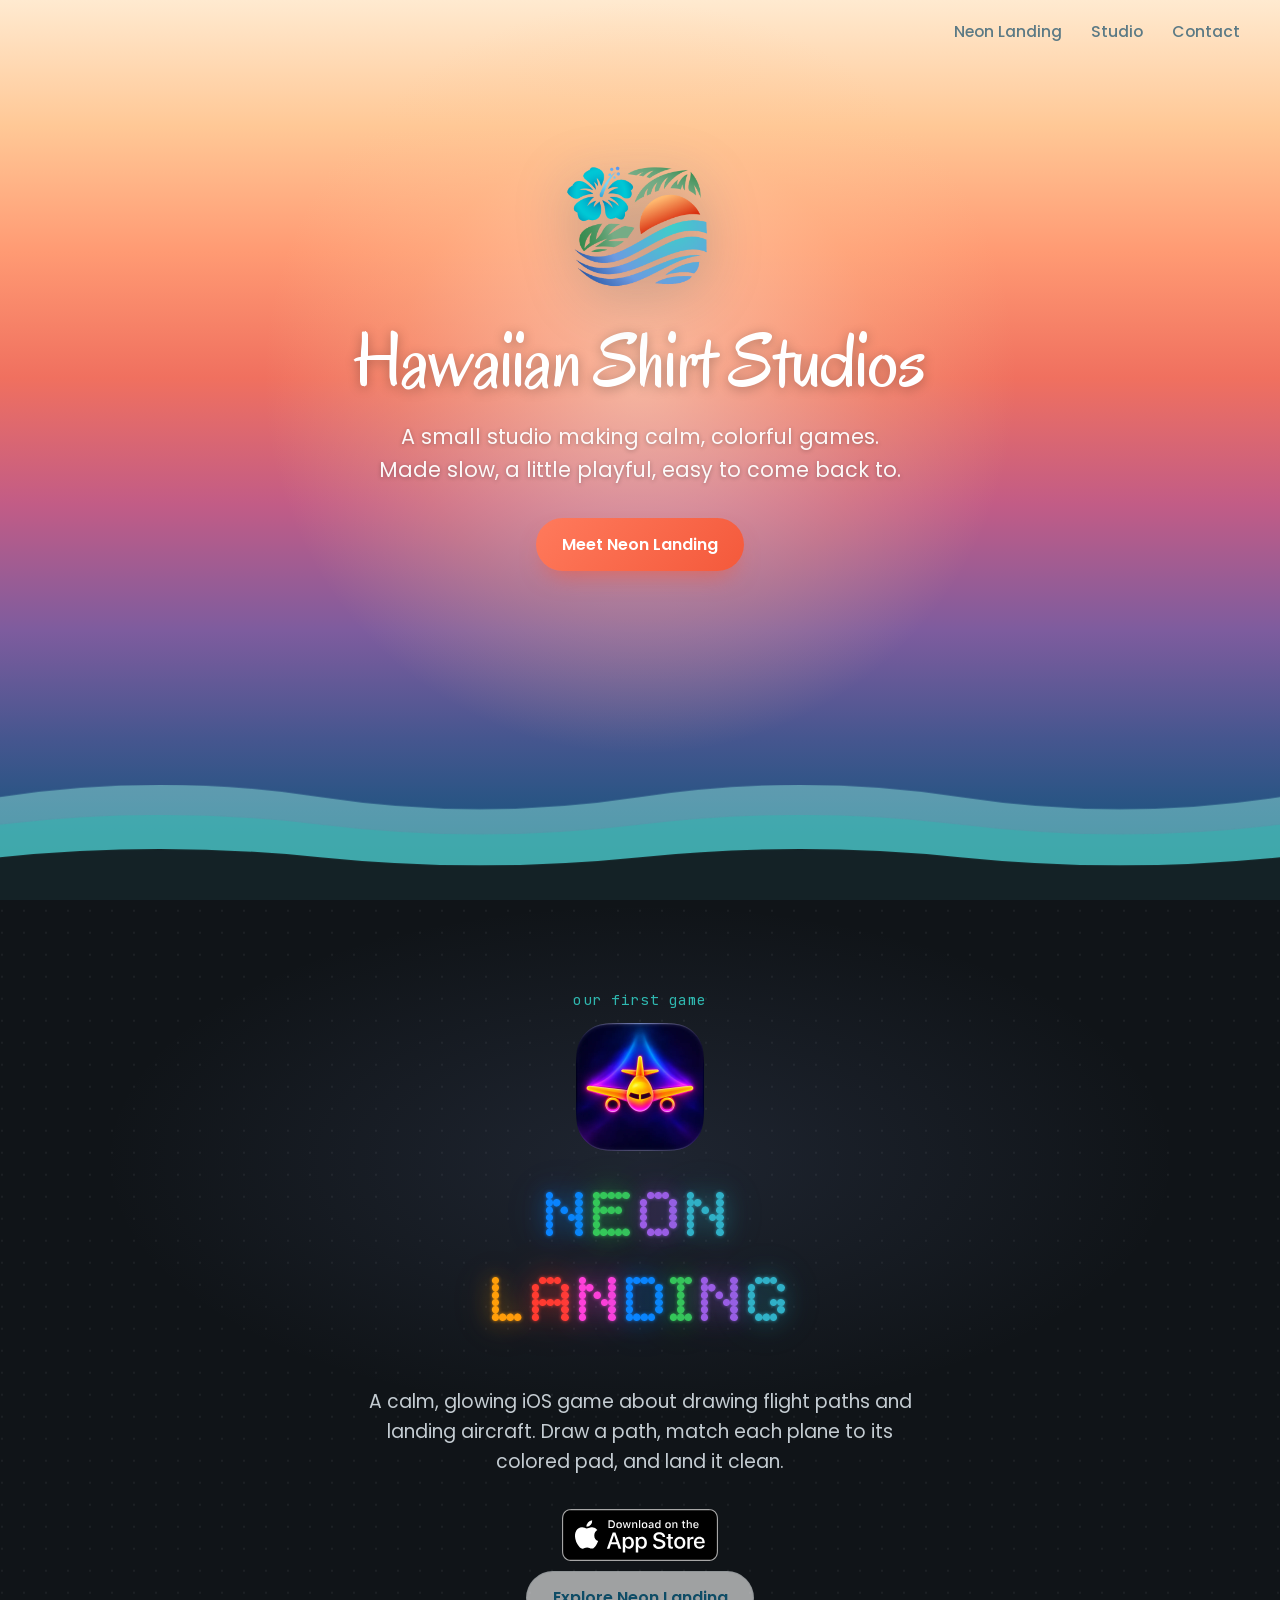
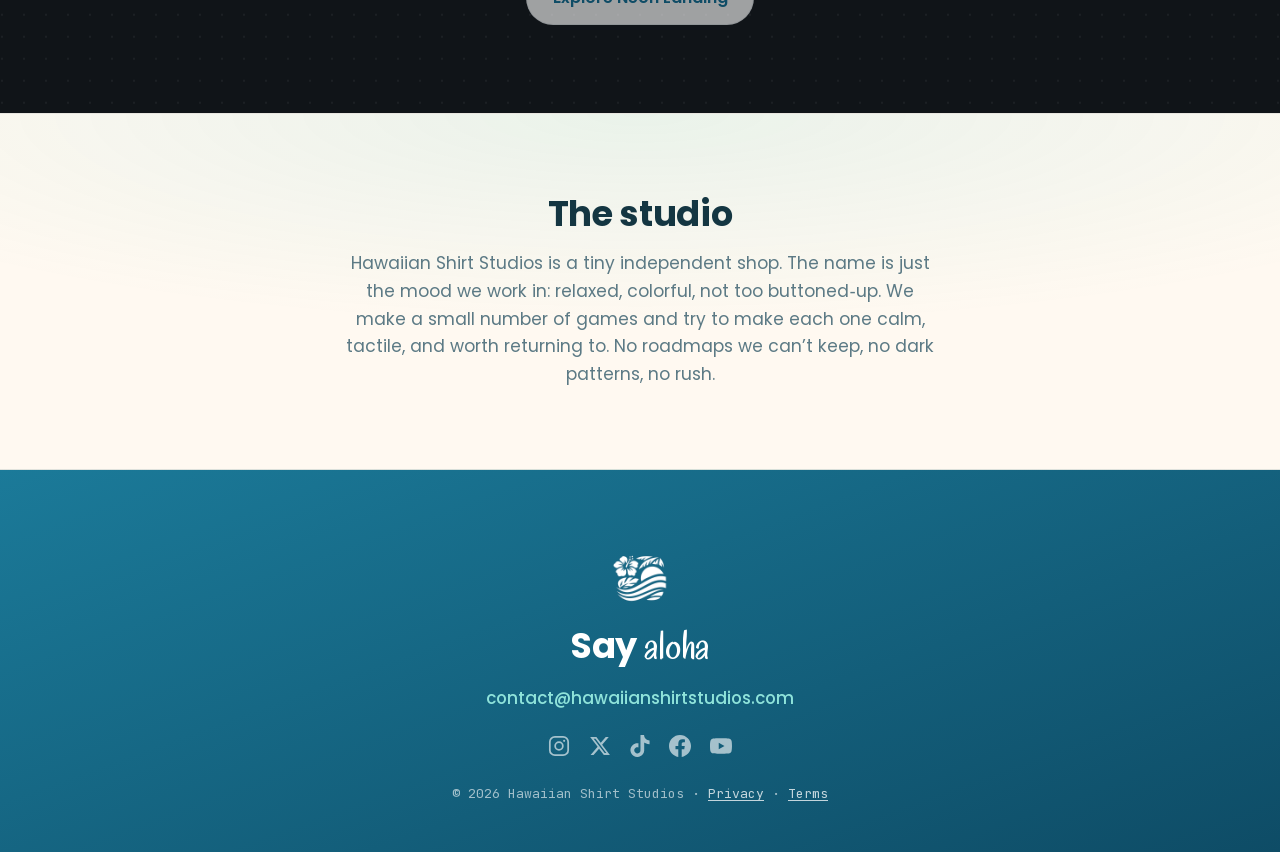
<file: index.html>
<!DOCTYPE html>
<html lang="en">
<head>
  <meta charset="UTF-8" />
  <meta name="viewport" content="width=device-width, initial-scale=1.0" />
  <link rel="canonical" href="https://hawaiianshirtstudios.com/" />
  <title>Hawaiian Shirt Studios</title>
  <meta name="description" content="Hawaiian Shirt Studios is a small independent studio making calm, colorful games. First up: Neon Landing, a game about drawing flight paths and landing planes." />

  <!-- Icons -->
  <link rel="icon" type="image/png" sizes="32x32" href="assets/favicon-32.png" />
  <link rel="icon" type="image/png" sizes="512x512" href="assets/logo.png" />
  <link rel="apple-touch-icon" href="assets/apple-touch-icon.png" />
  <meta name="theme-color" content="#F4593B" />

  <!-- Open Graph / social -->
  <meta property="og:type" content="website" />
  <meta property="og:site_name" content="Hawaiian Shirt Studios" />
  <meta property="og:title" content="Hawaiian Shirt Studios" />
  <meta property="og:description" content="A small independent studio making calm, colorful games. First up: Neon Landing." />
  <meta property="og:url" content="https://hawaiianshirtstudios.com/" />
  <meta property="og:image" content="https://hawaiianshirtstudios.com/assets/og-studio.png" />
  <meta property="og:image:width" content="1200" />
  <meta property="og:image:height" content="630" />
  <meta property="og:image:type" content="image/png" />
  <meta property="og:image:alt" content="Hawaiian Shirt Studios · calm, colorful games" />
  <meta name="twitter:card" content="summary_large_image" />
  <meta name="twitter:site" content="@HawaiianStudios" />
  <meta name="twitter:title" content="Hawaiian Shirt Studios" />
  <meta name="twitter:description" content="A small independent studio making calm, colorful games. First up: Neon Landing." />
  <meta name="twitter:image" content="https://hawaiianshirtstudios.com/assets/og-studio.png" />

  <!-- Structured data: tells search engines this is a company, its logo, and its official profiles -->
  <script type="application/ld+json">
  {
    "@context": "https://schema.org",
    "@graph": [
      {
        "@type": "Organization",
        "@id": "https://hawaiianshirtstudios.com/#organization",
        "name": "Hawaiian Shirt Studios",
        "legalName": "Hawaiian Shirt Studios LLC",
        "alternateName": "Hawaiian Shirt Studios LLC",
        "url": "https://hawaiianshirtstudios.com/",
        "logo": {
          "@type": "ImageObject",
          "url": "https://hawaiianshirtstudios.com/assets/logo.png",
          "width": 512,
          "height": 512
        },
        "description": "A small independent studio making calm, colorful games. First up: Neon Landing, a game about drawing flight paths and landing planes.",
        "sameAs": [
          "https://apps.apple.com/us/developer/hawaiian-shirt-studios-llc/id6802797040",
          "https://x.com/HawaiianStudios",
          "https://www.facebook.com/HawaiianShirtStudios",
          "https://www.instagram.com/hawaiianshirtstudios",
          "https://www.tiktok.com/@hawaiianshirtstudios",
          "https://www.youtube.com/@HawaiianShirtStudios"
        ]
      },
      {
        "@type": "WebSite",
        "@id": "https://hawaiianshirtstudios.com/#website",
        "name": "Hawaiian Shirt Studios",
        "url": "https://hawaiianshirtstudios.com/",
        "publisher": { "@id": "https://hawaiianshirtstudios.com/#organization" }
      }
    ]
  }
  </script>

  <link rel="stylesheet" href="styles.css" />
  <link rel="stylesheet" href="neon.css" />

  <!-- Anonymous, cookie-free web analytics (TelemetryDeck), self-hosted -->
  <script src="assets/telemetrydeck.min.js" data-app-id="4B5CF27B-6DF2-4A83-ACFD-2FA0EE6E2CDA"></script>
  <script src="assets/track.js" defer></script>
</head>
<body class="home">

  <!-- ============ HEADER ============ -->
  <header class="site-header">
    <a class="brand" href="#top" aria-label="Hawaiian Shirt Studios home">
      <img src="assets/logo.png" alt="" class="brand__mark" width="40" height="40" />
      <span class="brand__name">Hawaiian&nbsp;Shirt&nbsp;Studios</span>
    </a>
    <nav class="site-nav">
      <a href="#neon-landing">Neon Landing</a>
      <a href="#studio">Studio</a>
      <a href="#contact">Contact</a>
    </nav>
  </header>

  <!-- ============ HERO ============ -->
  <section class="hero" id="top">
    <div class="hero__sky">
      <div class="hero__sun" aria-hidden="true"></div>
    </div>

    <div class="hero__content">
      <img src="assets/logo.png" alt="Hawaiian Shirt Studios logo" class="hero__logo" width="150" height="150" />
      <h1 class="hero__title">Hawaiian Shirt Studios</h1>
      <p class="hero__tagline">A small studio making calm, colorful games.<br />Made slow, a little playful, easy to come back to.</p>
      <a href="#neon-landing" class="btn btn--primary" data-track-cta="MeetNeon">Meet Neon Landing</a>
    </div>

    <!-- layered waves transitioning into the page -->
    <svg class="hero__waves" viewBox="0 0 1440 220" preserveAspectRatio="none" aria-hidden="true">
      <path class="wave wave--1" d="M-1440,92 Q-1260,62 -1080,92 Q-900,122 -720,92 Q-540,62 -360,92 Q-180,122 0,92 Q180,62 360,92 Q540,122 720,92 Q900,62 1080,92 Q1260,122 1440,92 Q1620,62 1800,92 Q1980,122 2160,92 Q2340,62 2520,92 Q2700,122 2880,92 L2880,220 L-1440,220 Z"></path>
      <path class="wave wave--2" d="M-1440,126 Q-1260,102 -1080,126 Q-900,150 -720,126 Q-540,102 -360,126 Q-180,150 0,126 Q180,102 360,126 Q540,150 720,126 Q900,102 1080,126 Q1260,150 1440,126 Q1620,102 1800,126 Q1980,150 2160,126 Q2340,102 2520,126 Q2700,150 2880,126 L2880,220 L-1440,220 Z"></path>
      <path class="wave wave--3" d="M-1440,166 Q-1260,146 -1080,166 Q-900,186 -720,166 Q-540,146 -360,166 Q-180,186 0,166 Q180,146 360,166 Q540,186 720,166 Q900,146 1080,166 Q1260,186 1440,166 Q1620,146 1800,166 Q1980,186 2160,166 Q2340,146 2520,166 Q2700,186 2880,166 L2880,220 L-1440,220 Z"></path>
    </svg>
  </section>

  <main>
    <!-- ============ NEON LANDING (dark teaser -> dedicated page) ============ -->
    <section class="neon-section neon-teaser" id="neon-landing">
      <p class="eyebrow reveal">Our first game</p>

      <img src="assets/neon-landing-icon-v2.webp" class="neon-appicon reveal" alt="Neon Landing app icon" width="128" height="128" />

      <h2 class="neon-title reveal" aria-label="Neon Landing">
        <span class="neon-row" aria-hidden="true">
          <span class="neon-letter" data-c="0" style="--i:0">N</span>
          <span class="neon-letter" data-c="1" style="--i:1">E</span>
          <span class="neon-letter" data-c="2" style="--i:2">O</span>
          <span class="neon-letter" data-c="3" style="--i:3">N</span>
        </span>
        <span class="neon-row" aria-hidden="true">
          <span class="neon-letter" data-c="4" style="--i:4">L</span>
          <span class="neon-letter" data-c="5" style="--i:5">A</span>
          <span class="neon-letter" data-c="6" style="--i:6">N</span>
          <span class="neon-letter" data-c="0" style="--i:7">D</span>
          <span class="neon-letter neon-letter--narrow" data-c="1" style="--i:8">I</span>
          <span class="neon-letter" data-c="2" style="--i:9">N</span>
          <span class="neon-letter" data-c="3" style="--i:10">G</span>
        </span>
      </h2>

      <p class="neon-teaser__lead reveal">
        A calm, glowing iOS game about drawing flight paths and landing aircraft. Draw a path,
        match each plane to its colored pad, and land it clean.
      </p>

      <div class="game__cta reveal" style="align-items: center;">
        <a href="https://apps.apple.com/us/app/neon-landing/id6802797037?pt=129283084&mt=8" class="appstore-badge" target="_blank" rel="noopener" title="Download Neon Landing on the App Store">
          <img src="assets/app-store-badge.svg" alt="Download on the App Store" />
        </a>
        <a href="/neon-landing" class="btn btn--ghost" data-track-cta="ExploreNeon">Explore Neon Landing</a>
      </div>
    </section>

    <!-- ============ STUDIO ============ -->
    <section class="studio" id="studio">
      <div class="studio__inner reveal">
        <h2>The studio</h2>
        <p>
          Hawaiian Shirt Studios is a tiny independent shop. The name is just the
          mood we work in: relaxed, colorful, not too buttoned&#8209;up. We make a small
          number of games and try to make each one calm, tactile, and worth returning
          to. No roadmaps we can&rsquo;t keep, no dark patterns, no rush.
        </p>
      </div>
    </section>
  </main>

  <!-- ============ CONTACT / FOOTER ============ -->
  <footer class="site-footer" id="contact">
    <div class="site-footer__inner reveal">
      <img src="assets/logo-white.png" alt="" class="site-footer__mark" width="56" height="56" />
      <h2 class="site-footer__title">Say <span class="aloha">aloha</span></h2>
      <p class="site-footer__links">
        <span class="js-email-slot" data-user="contact" data-domain="hawaiianshirtstudios.com"></span><noscript>contact&nbsp;(at)&nbsp;hawaiianshirtstudios.com</noscript>
      </p>
      <nav class="social" aria-label="Follow Hawaiian Shirt Studios">
        <a class="social__link" href="https://www.instagram.com/hawaiianshirtstudios" target="_blank" rel="noopener" aria-label="Instagram">
          <svg viewBox="0 0 24 24" fill="none" stroke="currentColor" stroke-width="1.9" stroke-linecap="round" stroke-linejoin="round" aria-hidden="true"><rect x="2" y="2" width="20" height="20" rx="5.5"/><circle cx="12" cy="12" r="4.2"/><circle cx="17.6" cy="6.4" r="1.15" fill="currentColor" stroke="none"/></svg>
        </a>
        <a class="social__link" href="https://x.com/HawaiianStudios" target="_blank" rel="noopener" aria-label="X">
          <svg viewBox="0 0 24 24" fill="currentColor" aria-hidden="true"><path d="M18.244 2.25h3.308l-7.227 8.26 8.502 11.24H16.17l-5.214-6.817L4.99 21.75H1.68l7.73-8.835L1.254 2.25H8.08l4.713 6.231 5.451-6.231Zm-1.161 17.52h1.833L7.084 4.126H5.117L17.083 19.77Z"/></svg>
        </a>
        <a class="social__link" href="https://www.tiktok.com/@hawaiianshirtstudios" target="_blank" rel="noopener" aria-label="TikTok">
          <svg viewBox="0 0 24 24" fill="currentColor" aria-hidden="true"><path d="M12.525.02c1.31-.02 2.61-.01 3.91-.02.08 1.53.63 3.09 1.75 4.17 1.12 1.11 2.7 1.62 4.24 1.79v4.03c-1.44-.05-2.89-.35-4.2-.97-.57-.26-1.1-.59-1.62-.93-.01 2.92.01 5.84-.02 8.75-.08 1.4-.54 2.79-1.35 3.94-1.31 1.92-3.58 3.17-5.91 3.21-1.43.08-2.86-.31-4.08-1.03-2.02-1.19-3.44-3.37-3.65-5.71-.02-.5-.03-1-.01-1.49.18-1.9 1.12-3.72 2.58-4.96 1.66-1.44 3.98-2.13 6.15-1.72.02 1.48-.04 2.96-.04 4.44-.99-.32-2.15-.23-3.02.37-.63.41-1.11 1.04-1.36 1.75-.21.51-.15 1.07-.14 1.61.24 1.64 1.82 3.02 3.5 2.87 1.12-.01 2.19-.66 2.77-1.61.19-.33.4-.67.41-1.06.1-1.79.06-3.57.07-5.36.01-4.03-.01-8.05.02-12.07Z"/></svg>
        </a>
        <a class="social__link" href="https://www.facebook.com/HawaiianShirtStudios" target="_blank" rel="noopener" aria-label="Facebook">
          <svg viewBox="0 0 24 24" fill="currentColor" aria-hidden="true"><path d="M24 12.073c0-6.627-5.373-12-12-12S0 5.446 0 12.073c0 5.99 4.388 10.954 10.125 11.854v-8.385H7.078v-3.47h3.047V9.43c0-3.007 1.792-4.669 4.533-4.669 1.312 0 2.686.235 2.686.235v2.953H15.83c-1.491 0-1.956.925-1.956 1.874v2.25h3.328l-.532 3.47h-2.796v8.385C19.612 23.027 24 18.062 24 12.073Z"/></svg>
        </a>
        <a class="social__link" href="https://www.youtube.com/@HawaiianShirtStudios" target="_blank" rel="noopener" aria-label="YouTube">
          <svg viewBox="0 0 24 24" fill="currentColor" aria-hidden="true"><path d="M23.498 6.186a3.016 3.016 0 0 0-2.122-2.136C19.505 3.545 12 3.545 12 3.545s-7.505 0-9.377.505A3.017 3.017 0 0 0 .502 6.186C0 8.07 0 12 0 12s0 3.93.502 5.814a3.016 3.016 0 0 0 2.122 2.136c1.871.505 9.376.505 9.376.505s7.505 0 9.377-.505a3.015 3.015 0 0 0 2.122-2.136C24 15.93 24 12 24 12s0-3.93-.502-5.814ZM9.545 15.568V8.432L15.818 12l-6.273 3.568Z"/></svg>
        </a>
      </nav>
      <p class="site-footer__copy">&copy; <span id="year">2026</span> Hawaiian Shirt Studios &middot; <a href="/privacy">Privacy</a> &middot; <a href="/terms">Terms</a></p>
    </div>
  </footer>

  <script>
    // keep the copyright year current without a build step
    document.getElementById('year').textContent = new Date().getFullYear();

    // Header brand: hidden while the hero fills the screen, fades in once the
    // visitor scrolls past the hero (desktop + mobile).
    (function () {
      var header = document.querySelector('.site-header');
      var hero = document.querySelector('.hero');
      if (!header || !hero) return;
      if ('IntersectionObserver' in window) {
        var io = new IntersectionObserver(function (entries) {
          header.classList.toggle('scrolled', !entries[0].isIntersecting);
        }, { threshold: 0, rootMargin: '-72px 0px 0px 0px' });
        io.observe(hero);
      } else {
        window.addEventListener('scroll', function () {
          header.classList.toggle('scrolled', window.scrollY > window.innerHeight * 0.7);
        }, { passive: true });
      }
    })();

    // On load, the waves rush in fast, then ease down to their calm drift.
    (function () {
      if (window.matchMedia && window.matchMedia('(prefers-reduced-motion: reduce)').matches) return;
      var anims = [];
      document.querySelectorAll('.wave').forEach(function (w) {
        var a = w.getAnimations && w.getAnimations()[0];
        if (a) anims.push(a);
      });
      if (!anims.length) return;

      var START = 7;        // 7x speed at load
      var DURATION = 2800;  // ms to ease back to normal (1x)
      var t0 = null;
      function easeOutCubic(x) { return 1 - Math.pow(1 - x, 3); }

      anims.forEach(function (a) { a.playbackRate = START; });
      function tick(now) {
        if (t0 === null) t0 = now;
        var p = Math.min((now - t0) / DURATION, 1);
        var rate = START + (1 - START) * easeOutCubic(p);
        anims.forEach(function (a) { a.playbackRate = rate; });
        if (p < 1) requestAnimationFrame(tick);
        else anims.forEach(function (a) { a.playbackRate = 1; });
      }
      requestAnimationFrame(tick);
    })();

    // Reveal-on-scroll: elements rise, fade, and un-blur as they enter view.
    (function () {
      var els = document.querySelectorAll('.reveal, .stagger');
      if (!els.length) return;
      var reduce = window.matchMedia && window.matchMedia('(prefers-reduced-motion: reduce)').matches;
      if (reduce || !('IntersectionObserver' in window)) {
        els.forEach(function (el) { el.classList.add('is-visible'); });
        return;
      }
      var io = new IntersectionObserver(function (entries) {
        entries.forEach(function (entry) {
          if (entry.isIntersecting) {
            entry.target.classList.add('is-visible');
            io.unobserve(entry.target);
          }
        });
      }, { threshold: 0.15, rootMargin: '0px 0px -8% 0px' });
      els.forEach(function (el) { io.observe(el); });
    })();

    // Contact email: absent from the DOM at load. Injected into the footer only
    // after the visitor scrolls a bit, and the mailto: is attached only on
    // interaction (tap/hover/focus). Passive harvesters that just fetch the page
    // never see an address or a mailto link.
    (function () {
      var slots = document.querySelectorAll('.js-email-slot');
      if (!slots.length) return;
      var done = false;

      function revealAll() {
        if (done) return;
        done = true;
        window.removeEventListener('scroll', onScroll);
        slots.forEach(function (slot) {
          var addr = slot.dataset.user + '@' + slot.dataset.domain;
          var a = document.createElement('a');
          a.textContent = addr;
          a.className = 'js-email';
          a.rel = 'nofollow';
          a.tabIndex = 0;
          var armed = false;
          function arm() { if (armed) return; armed = true; a.href = 'mailto:' + addr; }
          ['pointerenter', 'pointerdown', 'touchstart', 'focus'].forEach(function (evt) {
            a.addEventListener(evt, arm);
          });
          a.addEventListener('click', arm);
          slot.appendChild(a);
          if (slot.parentNode) slot.parentNode.classList.add('has-email');
        });
      }

      function onScroll() { if (window.scrollY > 300) revealAll(); }
      window.addEventListener('scroll', onScroll, { passive: true });

      // Fallback: also reveal as the slot approaches the viewport, so it appears
      // for short pages or a jump-to-bottom where the scroll threshold isn't hit.
      if ('IntersectionObserver' in window) {
        var io2 = new IntersectionObserver(function (entries) {
          entries.forEach(function (en) { if (en.isIntersecting) { revealAll(); io2.disconnect(); } });
        }, { rootMargin: '0px 0px 300px 0px' });
        slots.forEach(function (s) { io2.observe(s); });
      }
      onScroll(); // in case the page is already scrolled on load
    })();
  </script>
</body>
</html>
</file>
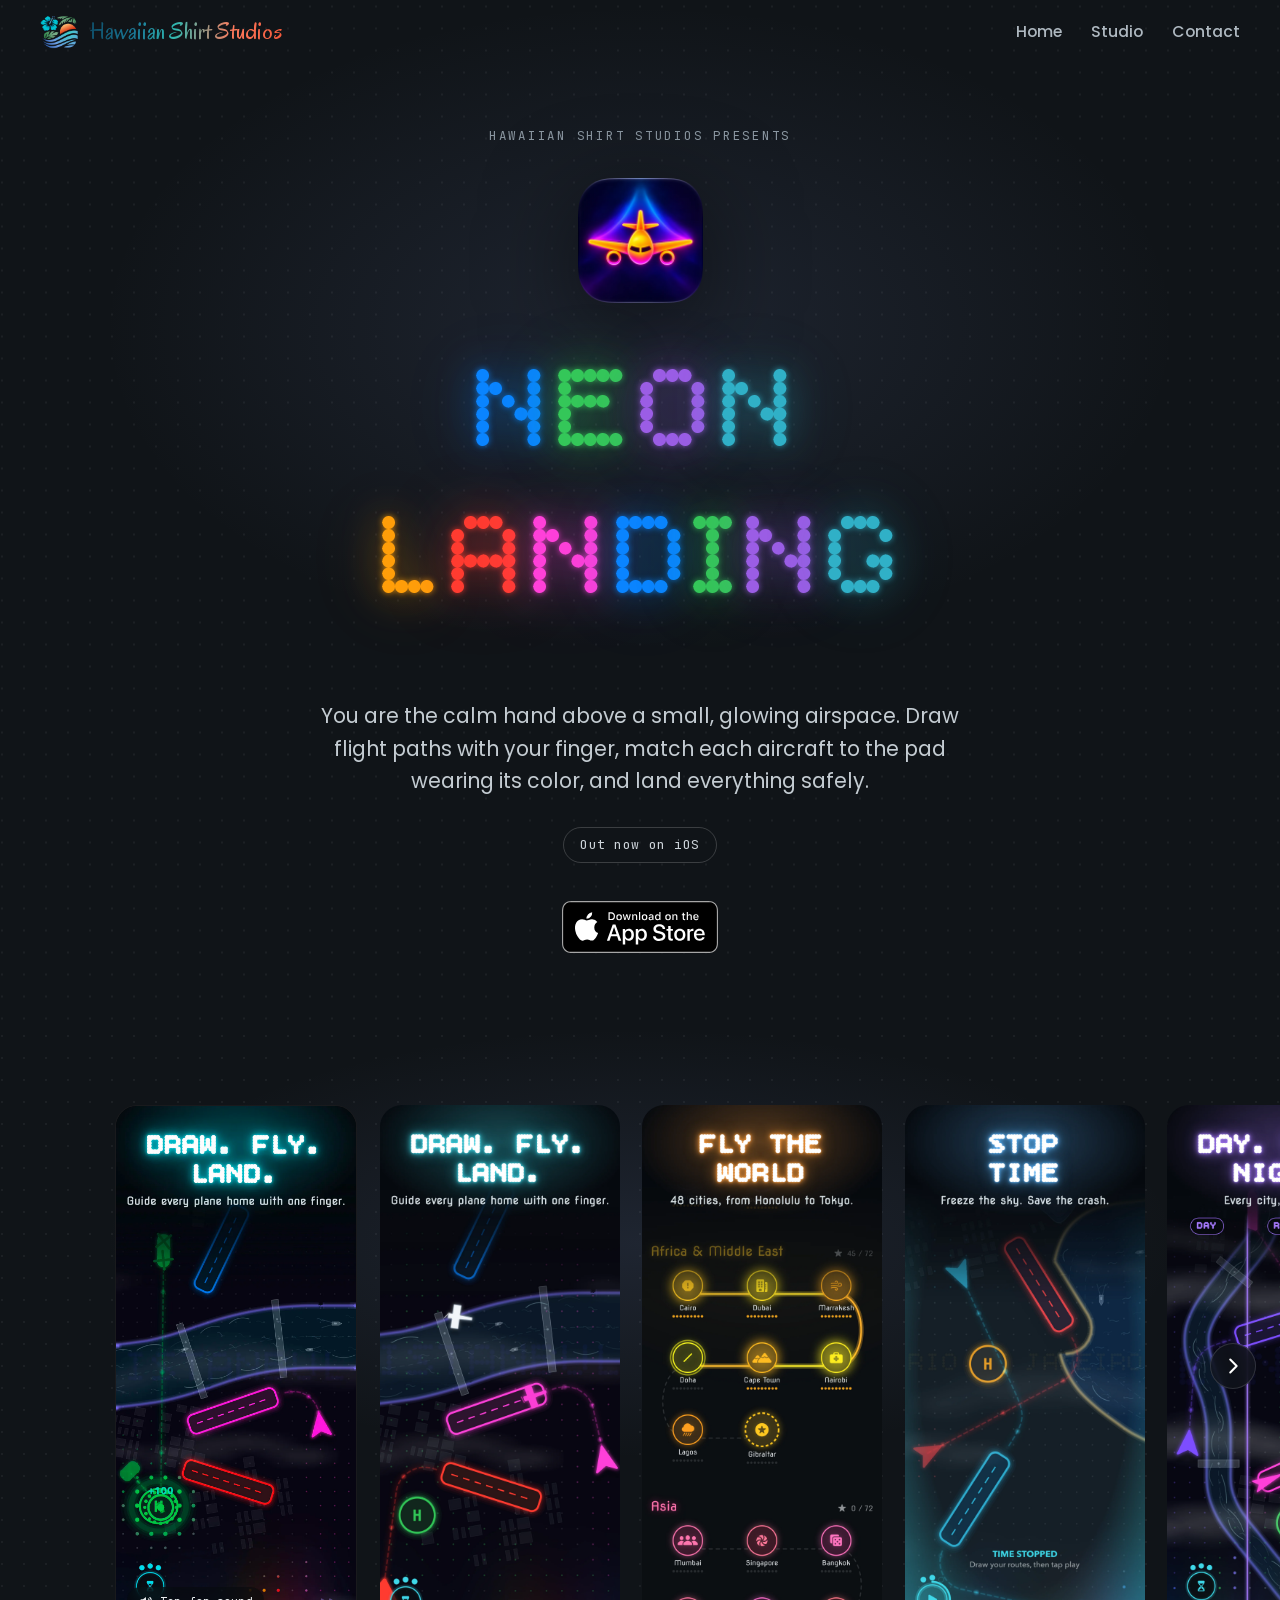
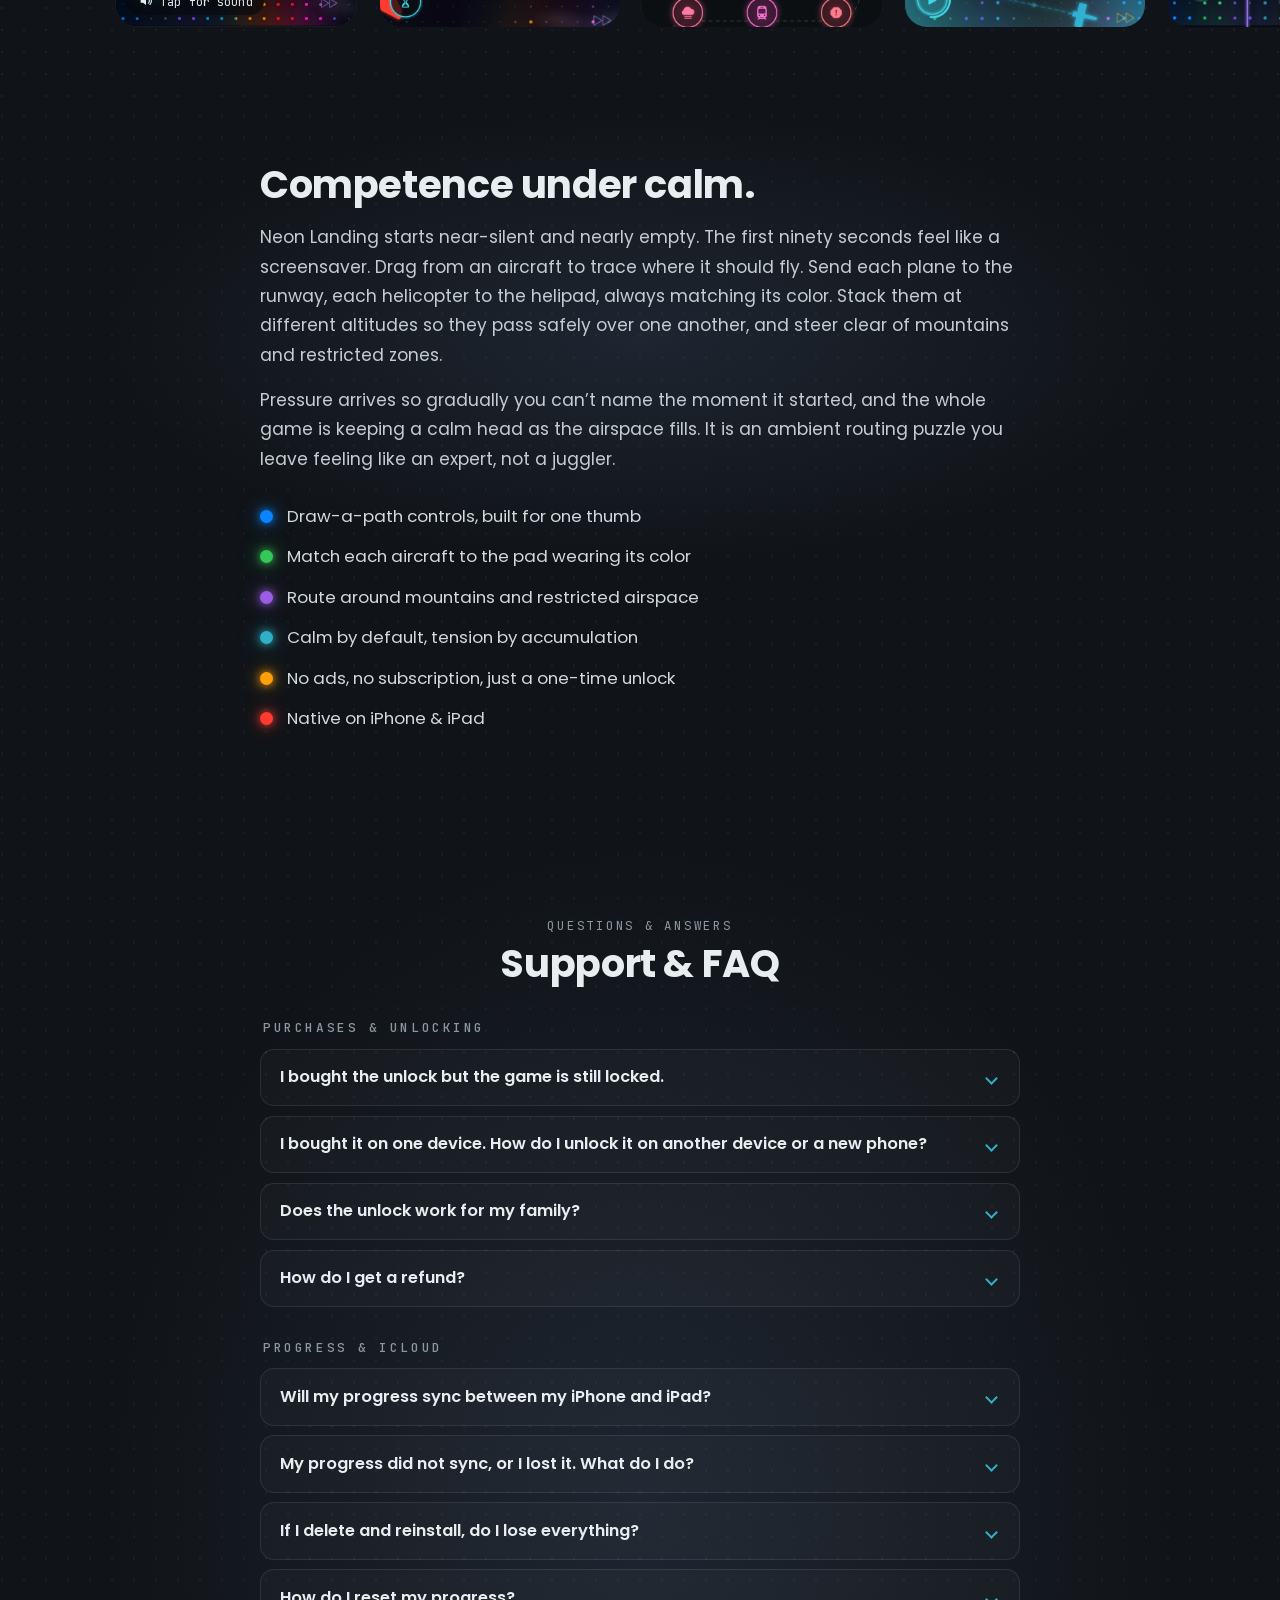
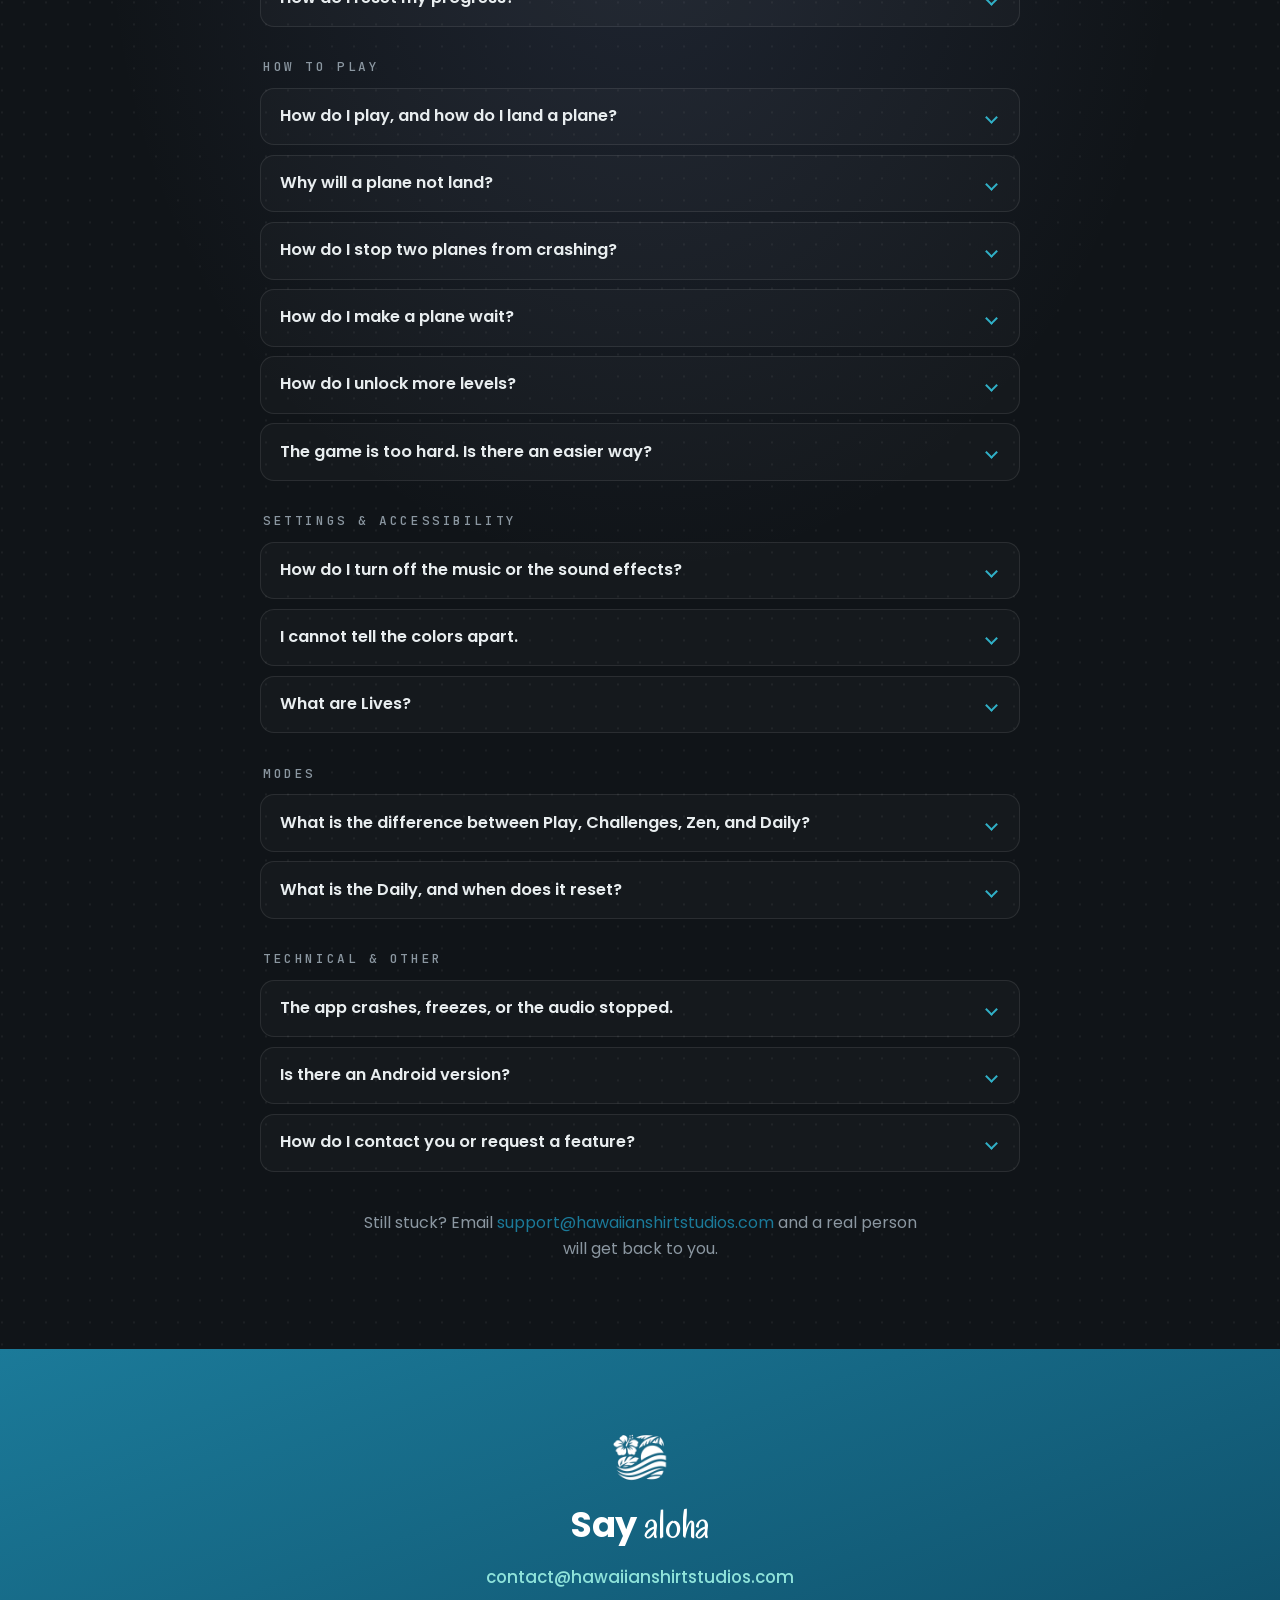
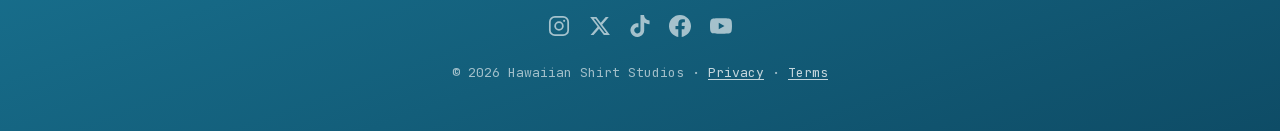
<file: neon-landing.html>
<!DOCTYPE html>
<html lang="en">
<head>
  <meta charset="UTF-8" />
  <meta name="viewport" content="width=device-width, initial-scale=1.0" />
  <link rel="canonical" href="https://hawaiianshirtstudios.com/neon-landing" />
  <title>Neon Landing &middot; Hawaiian Shirt Studios</title>
  <meta name="description" content="Neon Landing is a calm, glowing iOS game about drawing flight paths and landing aircraft. Draw a path, match each plane to its colored pad, and land everything. Out now on the App Store." />

  <link rel="icon" type="image/png" sizes="32x32" href="assets/favicon-32.png" />
  <link rel="icon" type="image/png" sizes="512x512" href="assets/logo.png" />
  <link rel="apple-touch-icon" href="assets/apple-touch-icon.png" />
  <meta name="theme-color" content="#101418" />
  <!-- Safari on iOS shows a native "View in App Store" banner for the app -->
  <meta name="apple-itunes-app" content="app-id=6802797037" />

  <meta property="og:type" content="website" />
  <meta property="og:site_name" content="Hawaiian Shirt Studios" />
  <meta property="og:title" content="Neon Landing" />
  <meta property="og:description" content="A calm, glowing iOS game about drawing flight paths and landing aircraft. Out now on the App Store." />
  <meta property="og:url" content="https://hawaiianshirtstudios.com/neon-landing" />
  <meta property="og:image" content="https://hawaiianshirtstudios.com/assets/og-neon-v2.png" />
  <meta property="og:image:width" content="1200" />
  <meta property="og:image:height" content="630" />
  <meta property="og:image:type" content="image/png" />
  <meta property="og:image:alt" content="Neon Landing · download on the App Store" />
  <meta name="twitter:card" content="summary_large_image" />
  <meta name="twitter:site" content="@HawaiianStudios" />
  <meta name="twitter:title" content="Neon Landing" />
  <meta name="twitter:description" content="A calm, glowing iOS game about drawing flight paths and landing aircraft. Out now on the App Store." />
  <meta name="twitter:image" content="https://hawaiianshirtstudios.com/assets/og-neon-v2.png" />


  <link rel="stylesheet" href="styles.css" />
  <link rel="stylesheet" href="neon.css" />

  <!-- Anonymous, cookie-free web analytics (TelemetryDeck), self-hosted -->
  <script src="assets/telemetrydeck.min.js" data-app-id="4B5CF27B-6DF2-4A83-ACFD-2FA0EE6E2CDA"></script>
  <script src="assets/track.js" defer></script>
  <script src="assets/gallery.js" defer></script>
</head>
<body class="neon-page">

  <!-- ============ HEADER ============ -->
  <header class="site-header">
    <a class="brand" href="/" aria-label="Hawaiian Shirt Studios home">
      <img src="assets/logo.png" alt="" class="brand__mark" width="40" height="40" />
      <span class="brand__name">Hawaiian&nbsp;Shirt&nbsp;Studios</span>
    </a>
    <nav class="site-nav">
      <a href="/">Home</a>
      <a href="/#studio">Studio</a>
      <a href="/#contact">Contact</a>
    </nav>
  </header>

  <!-- ============ HERO ============ -->
  <section class="neon-section neon-hero">
    <div class="neon-hero__inner">
      <p class="neon-eyebrow">Hawaiian Shirt Studios presents</p>

      <img src="assets/neon-landing-icon-v2.webp" class="neon-appicon" alt="Neon Landing app icon" width="172" height="172" />

      <h1 class="neon-title" aria-label="Neon Landing">
        <span class="neon-row" aria-hidden="true">
          <span class="neon-letter" data-c="0" style="--i:0">N</span>
          <span class="neon-letter" data-c="1" style="--i:1">E</span>
          <span class="neon-letter" data-c="2" style="--i:2">O</span>
          <span class="neon-letter" data-c="3" style="--i:3">N</span>
        </span>
        <span class="neon-row" aria-hidden="true">
          <span class="neon-letter" data-c="4" style="--i:4">L</span>
          <span class="neon-letter" data-c="5" style="--i:5">A</span>
          <span class="neon-letter" data-c="6" style="--i:6">N</span>
          <span class="neon-letter" data-c="0" style="--i:7">D</span>
          <span class="neon-letter neon-letter--narrow" data-c="1" style="--i:8">I</span>
          <span class="neon-letter" data-c="2" style="--i:9">N</span>
          <span class="neon-letter" data-c="3" style="--i:10">G</span>
        </span>
      </h1>

      <p class="neon-tagline">
        You are the calm hand above a small, glowing airspace. Draw flight paths with your finger,
        match each aircraft to the pad wearing its color, and land everything safely.
      </p>

      <div class="neon-cta">
        <span class="neon-badge">Out now on iOS</span>
        <a href="https://apps.apple.com/us/app/neon-landing/id6802797037?pt=129283084&mt=8" class="appstore-badge" target="_blank" rel="noopener" title="Download Neon Landing on the App Store">
          <img src="assets/app-store-badge.svg" alt="Download on the App Store" />
        </a>
      </div>
    </div>
  </section>

  <!-- ============ MEDIA GALLERY (App Store style) ============ -->
  <section class="neon-section neon-gallery" id="media">
    <div class="gallery" aria-roledescription="carousel" aria-label="Neon Landing preview video and screenshots">
      <button type="button" class="gallery__arrow gallery__arrow--prev" aria-label="Scroll to previous">
        <svg viewBox="0 0 24 24" aria-hidden="true"><path d="M15 5l-7 7 7 7" fill="none" stroke="currentColor" stroke-width="2.2" stroke-linecap="round" stroke-linejoin="round"/></svg>
      </button>

      <ul class="gallery__track" role="list">
        <li class="gallery__item gallery__item--video">
          <button type="button" class="media-btn" data-index="0" data-type="video"
                  data-src="assets/nl-video-v2.mp4" data-poster="assets/nl-video-poster-v2.webp"
                  data-alt="Neon Landing gameplay: drawing routes to land aircraft in cities around the world"
                  aria-label="Open the Neon Landing preview video with sound">
            <video class="gallery__video" muted loop playsinline preload="none"
                   poster="assets/nl-video-poster-v2.webp" tabindex="-1">
              <source src="assets/nl-video-v2.mp4" type="video/mp4" />
            </video>
            <span class="media-badge" aria-hidden="true">
              <svg viewBox="0 0 24 24"><path d="M4 9.5v5h3.5L12 18V6L7.5 9.5H4z" fill="currentColor"/><path d="M15.5 8.8a4 4 0 010 6.4" fill="none" stroke="currentColor" stroke-width="1.7" stroke-linecap="round"/><path d="M17.8 6.8a7 7 0 010 10.4" fill="none" stroke="currentColor" stroke-width="1.7" stroke-linecap="round"/></svg>
              Tap for sound
            </span>
          </button>
        </li>

        <li class="gallery__item">
          <button type="button" class="media-btn" data-index="1" data-type="image"
                  data-src="assets/nl-shot-1-v2.webp"
                  data-alt="Draw. Fly. Land. Guide every plane home with one finger: aircraft follow drawn routes to runways of the same color"
                  aria-label="Open screenshot: Draw. Fly. Land.">
            <img src="assets/nl-shot-1-v2.webp" alt="Draw. Fly. Land. Guide every plane home with one finger: aircraft follow drawn routes to runways of the same color" loading="lazy" />
          </button>
        </li>

        <li class="gallery__item">
          <button type="button" class="media-btn" data-index="2" data-type="image"
                  data-src="assets/nl-shot-2-v2.webp"
                  data-alt="Fly the world: the World Tour map with 48 cities, from Honolulu to Tokyo"
                  aria-label="Open screenshot: Fly the world">
            <img src="assets/nl-shot-2-v2.webp" alt="Fly the world: the World Tour map with 48 cities, from Honolulu to Tokyo" loading="lazy" />
          </button>
        </li>

        <li class="gallery__item">
          <button type="button" class="media-btn" data-index="3" data-type="image"
                  data-src="assets/nl-shot-3-v2.webp"
                  data-alt="Stop time: freeze the sky and draw new routes to prevent a crash"
                  aria-label="Open screenshot: Stop time">
            <img src="assets/nl-shot-3-v2.webp" alt="Stop time: freeze the sky and draw new routes to prevent a crash" loading="lazy" />
          </button>
        </li>

        <li class="gallery__item">
          <button type="button" class="media-btn" data-index="4" data-type="image"
                  data-src="assets/nl-shot-4-v2.webp"
                  data-alt="Day. Rush. Night. Every city has three shifts: Day, Rush, and Night"
                  aria-label="Open screenshot: Day. Rush. Night.">
            <img src="assets/nl-shot-4-v2.webp" alt="Day. Rush. Night. Every city has three shifts: Day, Rush, and Night" loading="lazy" />
          </button>
        </li>

        <li class="gallery__item">
          <button type="button" class="media-btn" data-index="5" data-type="image"
                  data-src="assets/nl-shot-5-v2.webp"
                  data-alt="Earn every star: a results screen for Tokyo with three stars, one for each goal of the shift"
                  aria-label="Open screenshot: Earn every star">
            <img src="assets/nl-shot-5-v2.webp" alt="Earn every star: a results screen for Tokyo with three stars, one for each goal of the shift" loading="lazy" />
          </button>
        </li>

        <li class="gallery__item">
          <button type="button" class="media-btn" data-index="6" data-type="image"
                  data-src="assets/nl-shot-6-v2.webp"
                  data-alt="Every city has a twist: a board with skyscrapers, fog, mountains, and rivers"
                  aria-label="Open screenshot: Every city has a twist">
            <img src="assets/nl-shot-6-v2.webp" alt="Every city has a twist: a board with skyscrapers, fog, mountains, and rivers" loading="lazy" />
          </button>
        </li>

        <li class="gallery__item">
          <button type="button" class="media-btn" data-index="7" data-type="image"
                  data-src="assets/nl-shot-7-v2.webp"
                  data-alt="A new city every day: the Daily Flight, the same board for everyone"
                  aria-label="Open screenshot: A new city every day">
            <img src="assets/nl-shot-7-v2.webp" alt="A new city every day: the Daily Flight, the same board for everyone" loading="lazy" />
          </button>
        </li>
      </ul>

      <button type="button" class="gallery__arrow gallery__arrow--next" aria-label="Scroll to next">
        <svg viewBox="0 0 24 24" aria-hidden="true"><path d="M9 5l7 7-7 7" fill="none" stroke="currentColor" stroke-width="2.2" stroke-linecap="round" stroke-linejoin="round"/></svg>
      </button>
    </div>
  </section>

  <!-- lightbox overlay for expanded media -->
  <div class="lightbox" id="lightbox" role="dialog" aria-modal="true" aria-label="Media viewer" hidden>
    <button type="button" class="lightbox__close" aria-label="Close viewer">
      <svg viewBox="0 0 24 24" aria-hidden="true"><path d="M6 6l12 12M18 6L6 18" fill="none" stroke="currentColor" stroke-width="2.2" stroke-linecap="round"/></svg>
    </button>
    <button type="button" class="lightbox__arrow lightbox__arrow--prev" aria-label="Previous">
      <svg viewBox="0 0 24 24" aria-hidden="true"><path d="M15 5l-7 7 7 7" fill="none" stroke="currentColor" stroke-width="2.4" stroke-linecap="round" stroke-linejoin="round"/></svg>
    </button>
    <div class="lightbox__stage" id="lightbox-stage"></div>
    <button type="button" class="lightbox__arrow lightbox__arrow--next" aria-label="Next">
      <svg viewBox="0 0 24 24" aria-hidden="true"><path d="M9 5l7 7-7 7" fill="none" stroke="currentColor" stroke-width="2.4" stroke-linecap="round" stroke-linejoin="round"/></svg>
    </button>
    <div class="lightbox__counter"><span id="lb-index">1</span> / <span id="lb-total">8</span></div>
  </div>

  <!-- ============ ABOUT ============ -->
  <section class="neon-section neon-about">
    <div class="neon-about__inner">
      <h2>Competence under calm.</h2>
      <p>
        Neon Landing starts near-silent and nearly empty. The first ninety seconds feel like a
        screensaver. Drag from an aircraft to trace where it should fly. Send each plane to the runway,
        each helicopter to the helipad, always matching its color. Stack them at different altitudes so
        they pass safely over one another, and steer clear of mountains and restricted zones.
      </p>
      <p>
        Pressure arrives so gradually you can&rsquo;t name the moment it started, and the whole game is
        keeping a calm head as the airspace fills. It is an ambient routing puzzle you leave feeling
        like an expert, not a juggler.
      </p>

      <ul class="neon-features">
        <li data-c="0"><span class="ndot"></span> Draw-a-path controls, built for one thumb</li>
        <li data-c="1"><span class="ndot"></span> Match each aircraft to the pad wearing its color</li>
        <li data-c="2"><span class="ndot"></span> Route around mountains and restricted airspace</li>
        <li data-c="3"><span class="ndot"></span> Calm by default, tension by accumulation</li>
        <li data-c="4"><span class="ndot"></span> No ads, no subscription, just a one-time unlock</li>
        <li data-c="5"><span class="ndot"></span> Native on iPhone &amp; iPad</li>
      </ul>
    </div>
  </section>

  <!-- ============ FAQ / SUPPORT ============ -->
  <span id="support" aria-hidden="true"></span>
  <section class="neon-section neon-faq" id="faq">
    <div class="neon-faq__inner">
      <p class="neon-eyebrow">Questions &amp; answers</p>
      <h2 class="neon-faq__title">Support &amp; FAQ</h2>

      <div class="faq-group">
        <h3 class="faq-group__title">Purchases &amp; unlocking</h3>

        <details class="faq-item" name="faq">
          <summary>I bought the unlock but the game is still locked.<span class="faq-mark" aria-hidden="true"></span></summary>
          <div class="faq-a"><p>First, make sure you are signed in with the Apple ID you used to buy it. Then open Settings and tap "Restore Purchases." If it stays locked, email us and we will sort it out.</p></div>
        </details>

        <details class="faq-item" name="faq">
          <summary>I bought it on one device. How do I unlock it on another device or a new phone?<span class="faq-mark" aria-hidden="true"></span></summary>
          <div class="faq-a"><p>Sign in to the other device with the same Apple ID, open Neon Landing, then go to Settings and tap "Restore Purchases." Your unlock carries over at no extra cost.</p></div>
        </details>

        <details class="faq-item" name="faq">
          <summary>Does the unlock work for my family?<span class="faq-mark" aria-hidden="true"></span></summary>
          <div class="faq-a"><p>Yes. "Unlock All Features" is Family Sharing enabled, so one purchase covers everyone in your Family Sharing group.</p></div>
        </details>

        <details class="faq-item" name="faq">
          <summary>How do I get a refund?<span class="faq-mark" aria-hidden="true"></span></summary>
          <div class="faq-a"><p>Refunds are handled by Apple, not by us. Go to <a href="https://reportaproblem.apple.com" target="_blank" rel="noopener">reportaproblem.apple.com</a>, sign in with your Apple ID, and request the refund there.</p></div>
        </details>
      </div>

      <div class="faq-group">
        <h3 class="faq-group__title">Progress &amp; iCloud</h3>

        <details class="faq-item" name="faq">
          <summary>Will my progress sync between my iPhone and iPad?<span class="faq-mark" aria-hidden="true"></span></summary>
          <div class="faq-a"><p>Yes. Levels, best scores, and trophies sync through iCloud, as long as both devices use the same Apple ID.</p></div>
        </details>

        <details class="faq-item" name="faq">
          <summary>My progress did not sync, or I lost it. What do I do?<span class="faq-mark" aria-hidden="true"></span></summary>
          <div class="faq-a"><p>Check that iCloud is turned on and that both devices share the same Apple ID, then reopen the game and give it a moment to catch up. If it still looks wrong, email us.</p></div>
        </details>

        <details class="faq-item" name="faq">
          <summary>If I delete and reinstall, do I lose everything?<span class="faq-mark" aria-hidden="true"></span></summary>
          <div class="faq-a"><p>No. With iCloud on and the same Apple ID, your progress comes back after you reinstall.</p></div>
        </details>

        <details class="faq-item" name="faq">
          <summary>How do I reset my progress?<span class="faq-mark" aria-hidden="true"></span></summary>
          <div class="faq-a"><p>Open Settings and tap "Reset all progress," then confirm. It clears completed levels, best scores, and trophies on this device and in iCloud, but keeps your settings. The button appears once you have cleared 100 levels.</p></div>
        </details>
      </div>

      <div class="faq-group">
        <h3 class="faq-group__title">How to play</h3>

        <details class="faq-item" name="faq">
          <summary>How do I play, and how do I land a plane?<span class="faq-mark" aria-hidden="true"></span></summary>
          <div class="faq-a"><p>Drag your finger from an aircraft to draw the path it should fly. Send each plane to a pad or runway of the matching color, and it will land.</p></div>
        </details>

        <details class="faq-item" name="faq">
          <summary>Why will a plane not land?<span class="faq-mark" aria-hidden="true"></span></summary>
          <div class="faq-a"><p>A plane can only land on a pad or runway of its own color. Draw the path to the pad that matches the plane.</p></div>
        </details>

        <details class="faq-item" name="faq">
          <summary>How do I stop two planes from crashing?<span class="faq-mark" aria-hidden="true"></span></summary>
          <div class="faq-a"><p>Tap a plane to change its altitude band. Two planes at different altitudes can cross over each other safely.</p></div>
        </details>

        <details class="faq-item" name="faq">
          <summary>How do I make a plane wait?<span class="faq-mark" aria-hidden="true"></span></summary>
          <div class="faq-a"><p>Draw a loop into its path. The plane will hold and circle until you are ready for it.</p></div>
        </details>

        <details class="faq-item" name="faq">
          <summary>How do I unlock more levels?<span class="faq-mark" aria-hidden="true"></span></summary>
          <div class="faq-a"><p>The free version includes a 30-level sampler. "Unlock All Features" opens all 999 levels, endless Keep Playing after a win, and the full set of Challenges.</p></div>
        </details>

        <details class="faq-item" name="faq">
          <summary>The game is too hard. Is there an easier way?<span class="faq-mark" aria-hidden="true"></span></summary>
          <div class="faq-a"><p>Yes. In Settings you can raise the number of Lives (how many hits a run survives), up to three. With the unlock you can choose unlimited lives for a no-fail game, or drop into Zen for a calm, endless board.</p></div>
        </details>
      </div>

      <div class="faq-group">
        <h3 class="faq-group__title">Settings &amp; accessibility</h3>

        <details class="faq-item" name="faq">
          <summary>How do I turn off the music or the sound effects?<span class="faq-mark" aria-hidden="true"></span></summary>
          <div class="faq-a"><p>Open Settings and turn off the "Music" toggle or the "Sound Effects" toggle. You can switch either one on or off any time.</p></div>
        </details>

        <details class="faq-item" name="faq">
          <summary>I cannot tell the colors apart.<span class="faq-mark" aria-hidden="true"></span></summary>
          <div class="faq-a"><p>Turn on colorblind shapes in Settings. It adds a symbol to each color, so you can match by shape as well as by color.</p></div>
        </details>

        <details class="faq-item" name="faq">
          <summary>What are Lives?<span class="faq-mark" aria-hidden="true"></span></summary>
          <div class="faq-a"><p>Lives are how many hits a run survives before game over. Free players can set 1, 2, or 3 lives in Settings, and the unlock adds unlimited lives for a gentle, no-fail way to play.</p></div>
        </details>
      </div>

      <div class="faq-group">
        <h3 class="faq-group__title">Modes</h3>

        <details class="faq-item" name="faq">
          <summary>What is the difference between Play, Challenges, Zen, and Daily?<span class="faq-mark" aria-hidden="true"></span></summary>
          <div class="faq-a"><p>Play is the main level ladder. Challenges are hand-built puzzles with special twists and star ratings (a few are free, the rest come with the unlock). Zen is a calm endless board, and Daily is one shared puzzle each day. Zen and Daily are free.</p></div>
        </details>

        <details class="faq-item" name="faq">
          <summary>What is the Daily, and when does it reset?<span class="faq-mark" aria-hidden="true"></span></summary>
          <div class="faq-a"><p>The Daily is a single puzzle that everyone plays on the same day. A new one arrives each day.</p></div>
        </details>
      </div>

      <div class="faq-group">
        <h3 class="faq-group__title">Technical &amp; other</h3>

        <details class="faq-item" name="faq">
          <summary>The app crashes, freezes, or the audio stopped.<span class="faq-mark" aria-hidden="true"></span></summary>
          <div class="faq-a"><p>Close the app fully and reopen it, and if needed restart your device. If the trouble continues, email us with your device model and iOS version.</p></div>
        </details>

        <details class="faq-item" name="faq">
          <summary>Is there an Android version?<span class="faq-mark" aria-hidden="true"></span></summary>
          <div class="faq-a"><p>There is no Android or web version. Neon Landing is built for iPhone and iPad, and it also runs on Apple silicon Macs (M1 and later) as the iPad app.</p></div>
        </details>

        <details class="faq-item" name="faq">
          <summary>How do I contact you or request a feature?<span class="faq-mark" aria-hidden="true"></span></summary>
          <div class="faq-a"><p>We would love to hear from you. Email <span class="js-email-slot" data-user="support" data-domain="hawaiianshirtstudios.com"></span><noscript>support&nbsp;(at)&nbsp;hawaiianshirtstudios.com</noscript> with questions, bugs, or ideas any time.</p></div>
        </details>
      </div>

      <p class="faq-foot">Still stuck? Email <span class="js-email-slot" data-user="support" data-domain="hawaiianshirtstudios.com"></span><noscript>support&nbsp;(at)&nbsp;hawaiianshirtstudios.com</noscript> and a real person will get back to you.</p>
    </div>
  </section>

  <!-- ============ FOOTER ============ -->
  <footer class="site-footer">
    <div class="site-footer__inner">
      <img src="assets/logo-white.png" alt="" class="site-footer__mark" width="56" height="56" />
      <h2 class="site-footer__title">Say <span class="aloha">aloha</span></h2>
      <p class="site-footer__links">
        <span class="js-email-slot" data-user="contact" data-domain="hawaiianshirtstudios.com"></span><noscript>contact&nbsp;(at)&nbsp;hawaiianshirtstudios.com</noscript>
      </p>
      <nav class="social" aria-label="Follow Hawaiian Shirt Studios">
        <a class="social__link" href="https://www.instagram.com/hawaiianshirtstudios" target="_blank" rel="noopener" aria-label="Instagram">
          <svg viewBox="0 0 24 24" fill="none" stroke="currentColor" stroke-width="1.9" stroke-linecap="round" stroke-linejoin="round" aria-hidden="true"><rect x="2" y="2" width="20" height="20" rx="5.5"/><circle cx="12" cy="12" r="4.2"/><circle cx="17.6" cy="6.4" r="1.15" fill="currentColor" stroke="none"/></svg>
        </a>
        <a class="social__link" href="https://x.com/HawaiianStudios" target="_blank" rel="noopener" aria-label="X">
          <svg viewBox="0 0 24 24" fill="currentColor" aria-hidden="true"><path d="M18.244 2.25h3.308l-7.227 8.26 8.502 11.24H16.17l-5.214-6.817L4.99 21.75H1.68l7.73-8.835L1.254 2.25H8.08l4.713 6.231 5.451-6.231Zm-1.161 17.52h1.833L7.084 4.126H5.117L17.083 19.77Z"/></svg>
        </a>
        <a class="social__link" href="https://www.tiktok.com/@hawaiianshirtstudios" target="_blank" rel="noopener" aria-label="TikTok">
          <svg viewBox="0 0 24 24" fill="currentColor" aria-hidden="true"><path d="M12.525.02c1.31-.02 2.61-.01 3.91-.02.08 1.53.63 3.09 1.75 4.17 1.12 1.11 2.7 1.62 4.24 1.79v4.03c-1.44-.05-2.89-.35-4.2-.97-.57-.26-1.1-.59-1.62-.93-.01 2.92.01 5.84-.02 8.75-.08 1.4-.54 2.79-1.35 3.94-1.31 1.92-3.58 3.17-5.91 3.21-1.43.08-2.86-.31-4.08-1.03-2.02-1.19-3.44-3.37-3.65-5.71-.02-.5-.03-1-.01-1.49.18-1.9 1.12-3.72 2.58-4.96 1.66-1.44 3.98-2.13 6.15-1.72.02 1.48-.04 2.96-.04 4.44-.99-.32-2.15-.23-3.02.37-.63.41-1.11 1.04-1.36 1.75-.21.51-.15 1.07-.14 1.61.24 1.64 1.82 3.02 3.5 2.87 1.12-.01 2.19-.66 2.77-1.61.19-.33.4-.67.41-1.06.1-1.79.06-3.57.07-5.36.01-4.03-.01-8.05.02-12.07Z"/></svg>
        </a>
        <a class="social__link" href="https://www.facebook.com/HawaiianShirtStudios" target="_blank" rel="noopener" aria-label="Facebook">
          <svg viewBox="0 0 24 24" fill="currentColor" aria-hidden="true"><path d="M24 12.073c0-6.627-5.373-12-12-12S0 5.446 0 12.073c0 5.99 4.388 10.954 10.125 11.854v-8.385H7.078v-3.47h3.047V9.43c0-3.007 1.792-4.669 4.533-4.669 1.312 0 2.686.235 2.686.235v2.953H15.83c-1.491 0-1.956.925-1.956 1.874v2.25h3.328l-.532 3.47h-2.796v8.385C19.612 23.027 24 18.062 24 12.073Z"/></svg>
        </a>
        <a class="social__link" href="https://www.youtube.com/@HawaiianShirtStudios" target="_blank" rel="noopener" aria-label="YouTube">
          <svg viewBox="0 0 24 24" fill="currentColor" aria-hidden="true"><path d="M23.498 6.186a3.016 3.016 0 0 0-2.122-2.136C19.505 3.545 12 3.545 12 3.545s-7.505 0-9.377.505A3.017 3.017 0 0 0 .502 6.186C0 8.07 0 12 0 12s0 3.93.502 5.814a3.016 3.016 0 0 0 2.122 2.136c1.871.505 9.376.505 9.376.505s7.505 0 9.377-.505a3.015 3.015 0 0 0 2.122-2.136C24 15.93 24 12 24 12s0-3.93-.502-5.814ZM9.545 15.568V8.432L15.818 12l-6.273 3.568Z"/></svg>
        </a>
      </nav>
      <p class="site-footer__copy">&copy; <span id="year">2026</span> Hawaiian Shirt Studios &middot; <a href="/neon-landing/privacy-policy">Privacy</a> &middot; <a href="/terms">Terms</a></p>
    </div>
  </footer>

  <script>
    document.getElementById('year').textContent = new Date().getFullYear();

    // Contact email: absent from the DOM at load. Injected only after the visitor
    // scrolls a bit, and the mailto: is attached only on interaction.
    (function () {
      var slots = document.querySelectorAll('.js-email-slot');
      if (!slots.length) return;
      var done = false;
      function revealAll() {
        if (done) return;
        done = true;
        window.removeEventListener('scroll', onScroll);
        slots.forEach(function (slot) {
          var addr = slot.dataset.user + '@' + slot.dataset.domain;
          var a = document.createElement('a');
          a.textContent = addr;
          a.className = 'js-email';
          a.rel = 'nofollow';
          a.tabIndex = 0;
          var armed = false;
          function arm() { if (armed) return; armed = true; a.href = 'mailto:' + addr; }
          ['pointerenter', 'pointerdown', 'touchstart', 'focus'].forEach(function (evt) { a.addEventListener(evt, arm); });
          a.addEventListener('click', arm);
          slot.appendChild(a);
          if (slot.parentNode) slot.parentNode.classList.add('has-email');
        });
      }
      function onScroll() { if (window.scrollY > 300) revealAll(); }
      window.addEventListener('scroll', onScroll, { passive: true });
      if ('IntersectionObserver' in window) {
        var io = new IntersectionObserver(function (entries) {
          entries.forEach(function (en) { if (en.isIntersecting) { revealAll(); io.disconnect(); } });
        }, { rootMargin: '0px 0px 300px 0px' });
        slots.forEach(function (s) { io.observe(s); });
      }
      onScroll();
    })();
  </script>
</body>
</html>
</file>
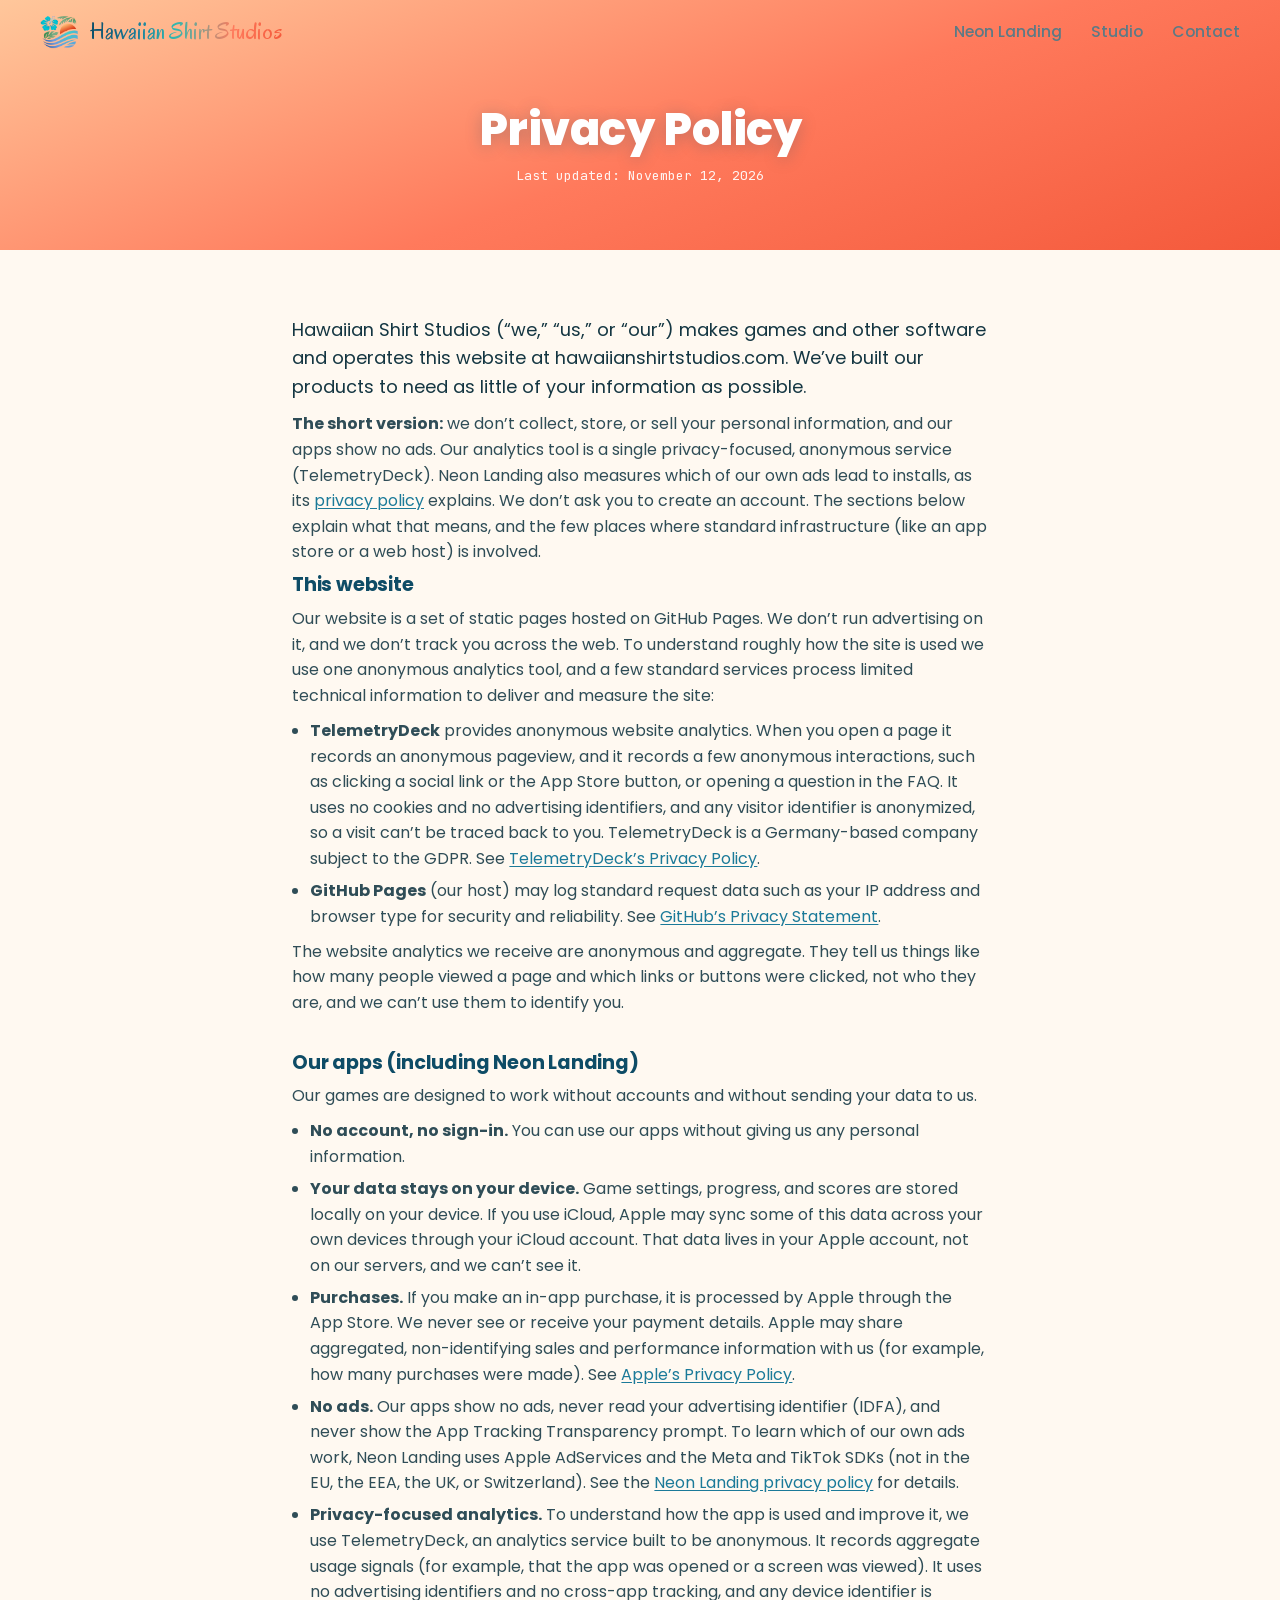
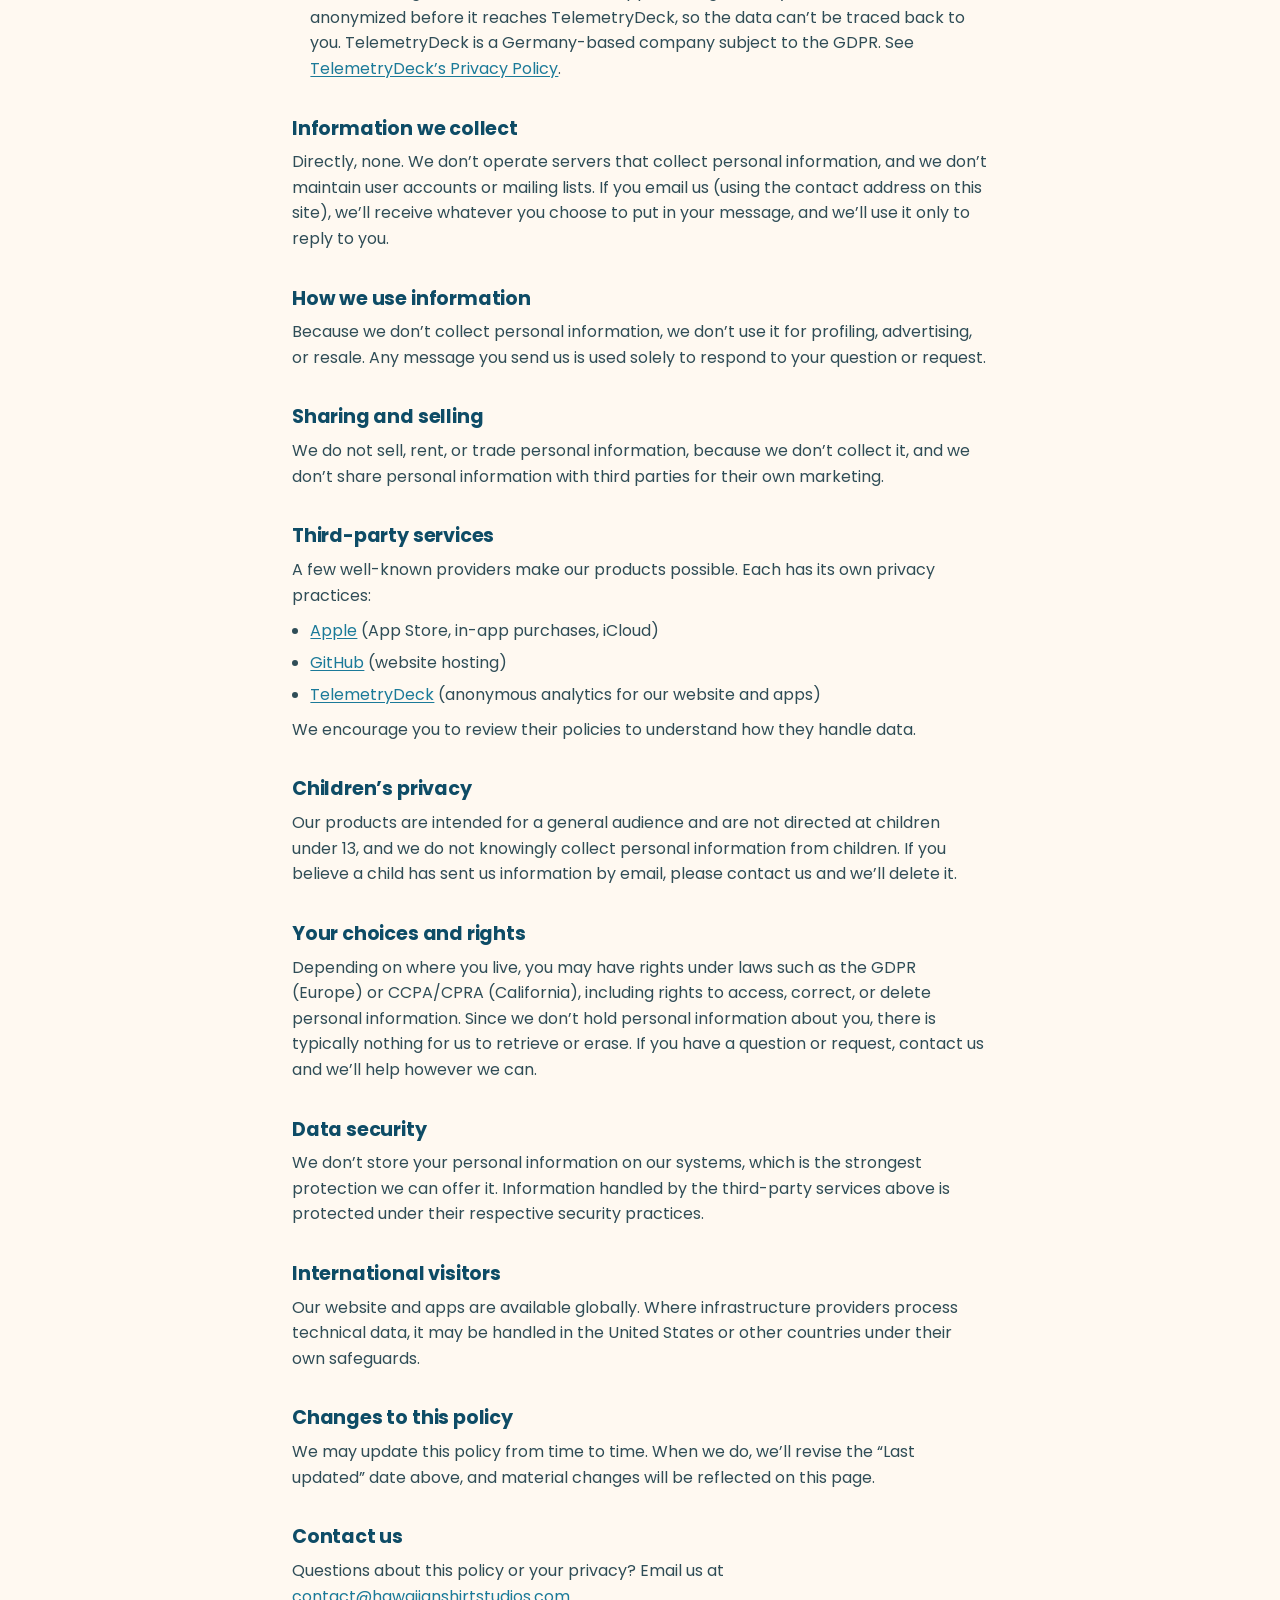
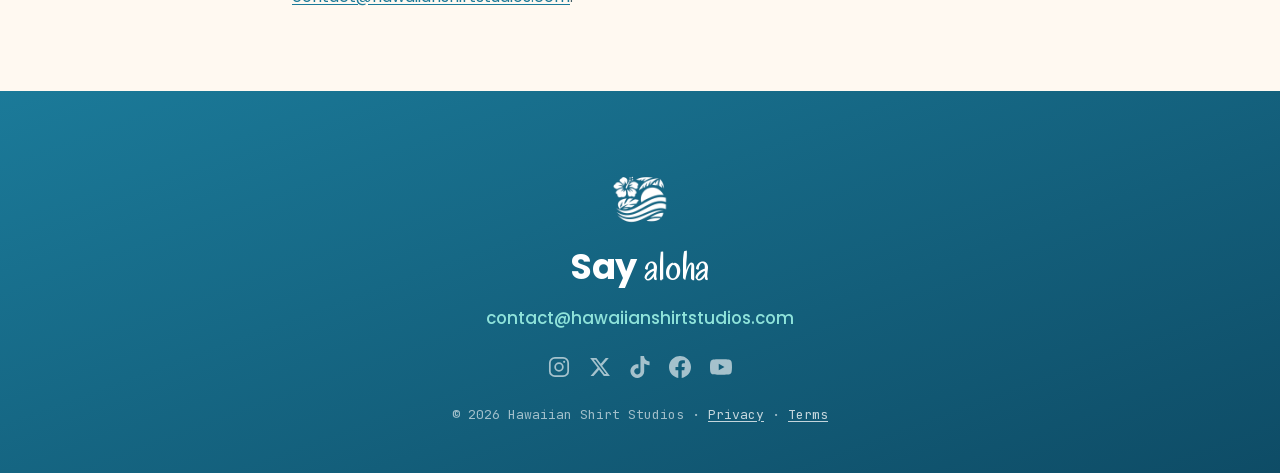
<file: privacy.html>
<!DOCTYPE html>
<html lang="en">
<head>
  <meta charset="UTF-8" />
  <meta name="viewport" content="width=device-width, initial-scale=1.0" />
  <link rel="canonical" href="https://hawaiianshirtstudios.com/privacy" />
  <title>Privacy Policy &middot; Hawaiian Shirt Studios</title>
  <meta name="description" content="Privacy policy for Hawaiian Shirt Studios and its games, including Neon Landing. We do not collect, store, or sell your personal information." />
  <meta name="robots" content="index, follow" />

  <link rel="icon" type="image/png" sizes="32x32" href="assets/favicon-32.png" />
  <link rel="icon" type="image/png" sizes="512x512" href="assets/logo.png" />
  <link rel="apple-touch-icon" href="assets/apple-touch-icon.png" />
  <meta name="theme-color" content="#F4593B" />

  <!-- Open Graph / social -->
  <meta property="og:type" content="website" />
  <meta property="og:site_name" content="Hawaiian Shirt Studios" />
  <meta property="og:title" content="Privacy Policy" />
  <meta property="og:description" content="Privacy policy for Hawaiian Shirt Studios and its games, including Neon Landing. We do not collect, store, or sell your personal information." />
  <meta property="og:url" content="https://hawaiianshirtstudios.com/privacy" />
  <meta property="og:image" content="https://hawaiianshirtstudios.com/assets/og-studio.png" />
  <meta property="og:image:width" content="1200" />
  <meta property="og:image:height" content="630" />
  <meta property="og:image:type" content="image/png" />
  <meta property="og:image:alt" content="Hawaiian Shirt Studios · calm, colorful games" />
  <meta name="twitter:card" content="summary_large_image" />
  <meta name="twitter:site" content="@HawaiianStudios" />
  <meta name="twitter:title" content="Privacy Policy" />
  <meta name="twitter:description" content="Privacy policy for Hawaiian Shirt Studios and its games, including Neon Landing." />
  <meta name="twitter:image" content="https://hawaiianshirtstudios.com/assets/og-studio.png" />


  <link rel="stylesheet" href="styles.css" />

  <!-- Anonymous, cookie-free web analytics (TelemetryDeck), self-hosted -->
  <script src="assets/telemetrydeck.min.js" data-app-id="4B5CF27B-6DF2-4A83-ACFD-2FA0EE6E2CDA"></script>
  <script src="assets/track.js" defer></script>
</head>
<body>

  <!-- ============ HEADER ============ -->
  <header class="site-header">
    <a class="brand" href="/" aria-label="Hawaiian Shirt Studios home">
      <img src="assets/logo.png" alt="" class="brand__mark" width="40" height="40" />
      <span class="brand__name">Hawaiian&nbsp;Shirt&nbsp;Studios</span>
    </a>
    <nav class="site-nav">
      <a href="/neon-landing">Neon Landing</a>
      <a href="/#studio">Studio</a>
      <a href="/#contact">Contact</a>
    </nav>
  </header>

  <!-- ============ TITLE ============ -->
  <section class="legal-hero">
    <h1>Privacy Policy</h1>
    <p>Last updated: November 12, 2026</p>
  </section>

  <!-- ============ BODY ============ -->
  <main class="legal">
    <p class="lead">
      Hawaiian Shirt Studios (&ldquo;we,&rdquo; &ldquo;us,&rdquo; or &ldquo;our&rdquo;) makes
      games and other software and operates this website at hawaiianshirtstudios.com. We&rsquo;ve
      built our products to need as little of your information as possible.
    </p>
    <p>
      <strong>The short version:</strong> we don&rsquo;t collect, store, or sell your personal
      information, and our apps show no ads. Our analytics tool is a single privacy-focused,
      anonymous service (TelemetryDeck). Neon Landing also measures which of our own ads lead to
      installs, as its <a href="/neon-landing/privacy-policy.html">privacy policy</a> explains. We
      don&rsquo;t ask you to create an account. The sections below explain what that means, and the few places where standard
      infrastructure (like an app store or a web host) is involved.
    </p>

    <h2>This website</h2>
    <p>
      Our website is a set of static pages hosted on GitHub Pages. We don&rsquo;t run advertising on
      it, and we don&rsquo;t track you across the web. To understand roughly how the site is used we
      use one anonymous analytics tool, and a few standard services process limited technical
      information to deliver and measure the site:
    </p>
    <ul>
      <li>
        <strong>TelemetryDeck</strong> provides anonymous website analytics. When you open a page it
        records an anonymous pageview, and it records a few anonymous interactions, such as clicking a
        social link or the App Store button, or opening a question in the FAQ. It uses no cookies and no
        advertising identifiers, and any visitor identifier is anonymized, so a visit can&rsquo;t be
        traced back to you. TelemetryDeck
        is a Germany-based company subject to the GDPR. See
        <a href="https://telemetrydeck.com/privacy/" target="_blank" rel="noopener">TelemetryDeck&rsquo;s Privacy Policy</a>.
      </li>
      <li>
        <strong>GitHub Pages</strong> (our host) may log standard request data such as your IP
        address and browser type for security and reliability. See
        <a href="https://docs.github.com/en/site-policy/privacy-policies/github-general-privacy-statement" target="_blank" rel="noopener">GitHub&rsquo;s Privacy Statement</a>.
      </li>
    </ul>
    <p>
      The website analytics we receive are anonymous and aggregate. They tell us things like how many
      people viewed a page and which links or buttons were clicked, not who they are, and we
      can&rsquo;t use them to identify you.
    </p>

    <h2>Our apps (including Neon Landing)</h2>
    <p>Our games are designed to work without accounts and without sending your data to us.</p>
    <ul>
      <li><strong>No account, no sign-in.</strong> You can use our apps without giving us any personal information.</li>
      <li>
        <strong>Your data stays on your device.</strong> Game settings, progress, and scores are
        stored locally on your device. If you use iCloud, Apple may sync some of this data across
        your own devices through your iCloud account. That data lives in your Apple account, not on
        our servers, and we can&rsquo;t see it.
      </li>
      <li>
        <strong>Purchases.</strong> If you make an in-app purchase, it is processed by Apple through
        the App Store. We never see or receive your payment details. Apple may share aggregated,
        non-identifying sales and performance information with us (for example, how many purchases
        were made). See <a href="https://www.apple.com/legal/privacy/" target="_blank" rel="noopener">Apple&rsquo;s Privacy Policy</a>.
      </li>
      <li>
        <strong>No ads.</strong> Our apps show no ads, never read your advertising identifier (IDFA),
        and never show the App Tracking Transparency prompt. To learn which of our own ads work,
        Neon Landing uses Apple AdServices and the Meta and TikTok SDKs (not in the EU, the EEA, the
        UK, or Switzerland). See the
        <a href="/neon-landing/privacy-policy.html">Neon Landing privacy policy</a> for details.
      </li>
      <li>
        <strong>Privacy-focused analytics.</strong> To understand how the app is used and improve it,
        we use TelemetryDeck, an analytics service built to be anonymous. It records aggregate usage
        signals (for example, that the app was opened or a screen was viewed). It uses no advertising
        identifiers and no cross-app tracking, and any device identifier is anonymized before it
        reaches TelemetryDeck, so the data can&rsquo;t be traced back to you. TelemetryDeck is a
        Germany-based company subject to the GDPR. See
        <a href="https://telemetrydeck.com/privacy/" target="_blank" rel="noopener">TelemetryDeck&rsquo;s Privacy Policy</a>.
      </li>
    </ul>

    <h2>Information we collect</h2>
    <p>
      Directly, none. We don&rsquo;t operate servers that collect personal information, and we
      don&rsquo;t maintain user accounts or mailing lists. If you email us (using the contact
      address on this site), we&rsquo;ll receive whatever you choose to put in your message, and
      we&rsquo;ll use it only to reply to you.
    </p>

    <h2>How we use information</h2>
    <p>
      Because we don&rsquo;t collect personal information, we don&rsquo;t use it for profiling,
      advertising, or resale. Any message you send us is used solely to respond to your question or
      request.
    </p>

    <h2>Sharing and selling</h2>
    <p>
      We do not sell, rent, or trade personal information, because we don&rsquo;t collect it, and we
      don&rsquo;t share personal information with third parties for their own marketing.
    </p>

    <h2>Third-party services</h2>
    <p>A few well-known providers make our products possible. Each has its own privacy practices:</p>
    <ul>
      <li><a href="https://www.apple.com/legal/privacy/" target="_blank" rel="noopener">Apple</a> (App Store, in-app purchases, iCloud)</li>
      <li><a href="https://docs.github.com/en/site-policy/privacy-policies/github-general-privacy-statement" target="_blank" rel="noopener">GitHub</a> (website hosting)</li>
      <li><a href="https://telemetrydeck.com/privacy/" target="_blank" rel="noopener">TelemetryDeck</a> (anonymous analytics for our website and apps)</li>
    </ul>
    <p>We encourage you to review their policies to understand how they handle data.</p>

    <h2>Children&rsquo;s privacy</h2>
    <p>
      Our products are intended for a general audience and are not directed at children under 13,
      and we do not knowingly collect personal information from children. If you believe a child has
      sent us information by email, please contact us and we&rsquo;ll delete it.
    </p>

    <h2>Your choices and rights</h2>
    <p>
      Depending on where you live, you may have rights under laws such as the GDPR (Europe) or
      CCPA/CPRA (California), including rights to access, correct, or delete personal information.
      Since we don&rsquo;t hold personal information about you, there is typically nothing for us to
      retrieve or erase. If you have a question or request, contact us and we&rsquo;ll help however
      we can.
    </p>

    <h2>Data security</h2>
    <p>
      We don&rsquo;t store your personal information on our systems, which is the strongest
      protection we can offer it. Information handled by the third-party services above is protected
      under their respective security practices.
    </p>

    <h2>International visitors</h2>
    <p>
      Our website and apps are available globally. Where infrastructure providers process technical
      data, it may be handled in the United States or other countries under their own safeguards.
    </p>

    <h2>Changes to this policy</h2>
    <p>
      We may update this policy from time to time. When we do, we&rsquo;ll revise the
      &ldquo;Last updated&rdquo; date above, and material changes will be reflected on this page.
    </p>

    <h2>Contact us</h2>
    <p>
      Questions about this policy or your privacy? Email us at
      <span class="js-email-slot" data-user="contact" data-domain="hawaiianshirtstudios.com"></span><noscript>contact&nbsp;(at)&nbsp;hawaiianshirtstudios.com</noscript>.
    </p>
  </main>

  <!-- ============ FOOTER ============ -->
  <footer class="site-footer">
    <div class="site-footer__inner">
      <img src="assets/logo-white.png" alt="" class="site-footer__mark" width="56" height="56" />
      <h2 class="site-footer__title">Say <span class="aloha">aloha</span></h2>
      <p class="site-footer__links">
        <span class="js-email-slot" data-user="contact" data-domain="hawaiianshirtstudios.com"></span><noscript>contact&nbsp;(at)&nbsp;hawaiianshirtstudios.com</noscript>
      </p>
      <nav class="social" aria-label="Follow Hawaiian Shirt Studios">
        <a class="social__link" href="https://www.instagram.com/hawaiianshirtstudios" target="_blank" rel="noopener" aria-label="Instagram">
          <svg viewBox="0 0 24 24" fill="none" stroke="currentColor" stroke-width="1.9" stroke-linecap="round" stroke-linejoin="round" aria-hidden="true"><rect x="2" y="2" width="20" height="20" rx="5.5"/><circle cx="12" cy="12" r="4.2"/><circle cx="17.6" cy="6.4" r="1.15" fill="currentColor" stroke="none"/></svg>
        </a>
        <a class="social__link" href="https://x.com/HawaiianStudios" target="_blank" rel="noopener" aria-label="X">
          <svg viewBox="0 0 24 24" fill="currentColor" aria-hidden="true"><path d="M18.244 2.25h3.308l-7.227 8.26 8.502 11.24H16.17l-5.214-6.817L4.99 21.75H1.68l7.73-8.835L1.254 2.25H8.08l4.713 6.231 5.451-6.231Zm-1.161 17.52h1.833L7.084 4.126H5.117L17.083 19.77Z"/></svg>
        </a>
        <a class="social__link" href="https://www.tiktok.com/@hawaiianshirtstudios" target="_blank" rel="noopener" aria-label="TikTok">
          <svg viewBox="0 0 24 24" fill="currentColor" aria-hidden="true"><path d="M12.525.02c1.31-.02 2.61-.01 3.91-.02.08 1.53.63 3.09 1.75 4.17 1.12 1.11 2.7 1.62 4.24 1.79v4.03c-1.44-.05-2.89-.35-4.2-.97-.57-.26-1.1-.59-1.62-.93-.01 2.92.01 5.84-.02 8.75-.08 1.4-.54 2.79-1.35 3.94-1.31 1.92-3.58 3.17-5.91 3.21-1.43.08-2.86-.31-4.08-1.03-2.02-1.19-3.44-3.37-3.65-5.71-.02-.5-.03-1-.01-1.49.18-1.9 1.12-3.72 2.58-4.96 1.66-1.44 3.98-2.13 6.15-1.72.02 1.48-.04 2.96-.04 4.44-.99-.32-2.15-.23-3.02.37-.63.41-1.11 1.04-1.36 1.75-.21.51-.15 1.07-.14 1.61.24 1.64 1.82 3.02 3.5 2.87 1.12-.01 2.19-.66 2.77-1.61.19-.33.4-.67.41-1.06.1-1.79.06-3.57.07-5.36.01-4.03-.01-8.05.02-12.07Z"/></svg>
        </a>
        <a class="social__link" href="https://www.facebook.com/HawaiianShirtStudios" target="_blank" rel="noopener" aria-label="Facebook">
          <svg viewBox="0 0 24 24" fill="currentColor" aria-hidden="true"><path d="M24 12.073c0-6.627-5.373-12-12-12S0 5.446 0 12.073c0 5.99 4.388 10.954 10.125 11.854v-8.385H7.078v-3.47h3.047V9.43c0-3.007 1.792-4.669 4.533-4.669 1.312 0 2.686.235 2.686.235v2.953H15.83c-1.491 0-1.956.925-1.956 1.874v2.25h3.328l-.532 3.47h-2.796v8.385C19.612 23.027 24 18.062 24 12.073Z"/></svg>
        </a>
        <a class="social__link" href="https://www.youtube.com/@HawaiianShirtStudios" target="_blank" rel="noopener" aria-label="YouTube">
          <svg viewBox="0 0 24 24" fill="currentColor" aria-hidden="true"><path d="M23.498 6.186a3.016 3.016 0 0 0-2.122-2.136C19.505 3.545 12 3.545 12 3.545s-7.505 0-9.377.505A3.017 3.017 0 0 0 .502 6.186C0 8.07 0 12 0 12s0 3.93.502 5.814a3.016 3.016 0 0 0 2.122 2.136c1.871.505 9.376.505 9.376.505s7.505 0 9.377-.505a3.015 3.015 0 0 0 2.122-2.136C24 15.93 24 12 24 12s0-3.93-.502-5.814ZM9.545 15.568V8.432L15.818 12l-6.273 3.568Z"/></svg>
        </a>
      </nav>
      <p class="site-footer__copy">&copy; <span id="year">2026</span> Hawaiian Shirt Studios &middot; <a href="/privacy">Privacy</a> &middot; <a href="/terms">Terms</a></p>
    </div>
  </footer>

  <script>
    document.getElementById('year').textContent = new Date().getFullYear();

    // Contact email: absent from the DOM at load. Injected only after the visitor
    // scrolls a bit, and the mailto: is attached only on interaction. Passive
    // harvesters that just fetch the page never see an address or a mailto link.
    (function () {
      var slots = document.querySelectorAll('.js-email-slot');
      if (!slots.length) return;
      var done = false;

      function revealAll() {
        if (done) return;
        done = true;
        window.removeEventListener('scroll', onScroll);
        slots.forEach(function (slot) {
          var addr = slot.dataset.user + '@' + slot.dataset.domain;
          var a = document.createElement('a');
          a.textContent = addr;
          a.className = 'js-email';
          a.rel = 'nofollow';
          a.tabIndex = 0;
          var armed = false;
          function arm() { if (armed) return; armed = true; a.href = 'mailto:' + addr; }
          ['pointerenter', 'pointerdown', 'touchstart', 'focus'].forEach(function (evt) {
            a.addEventListener(evt, arm);
          });
          a.addEventListener('click', arm);
          slot.appendChild(a);
          if (slot.parentNode) slot.parentNode.classList.add('has-email');
        });
      }

      function onScroll() { if (window.scrollY > 300) revealAll(); }
      window.addEventListener('scroll', onScroll, { passive: true });

      if ('IntersectionObserver' in window) {
        var io2 = new IntersectionObserver(function (entries) {
          entries.forEach(function (en) { if (en.isIntersecting) { revealAll(); io2.disconnect(); } });
        }, { rootMargin: '0px 0px 300px 0px' });
        slots.forEach(function (s) { io2.observe(s); });
      }
      onScroll();
    })();
  </script>
</body>
</html>
</file>
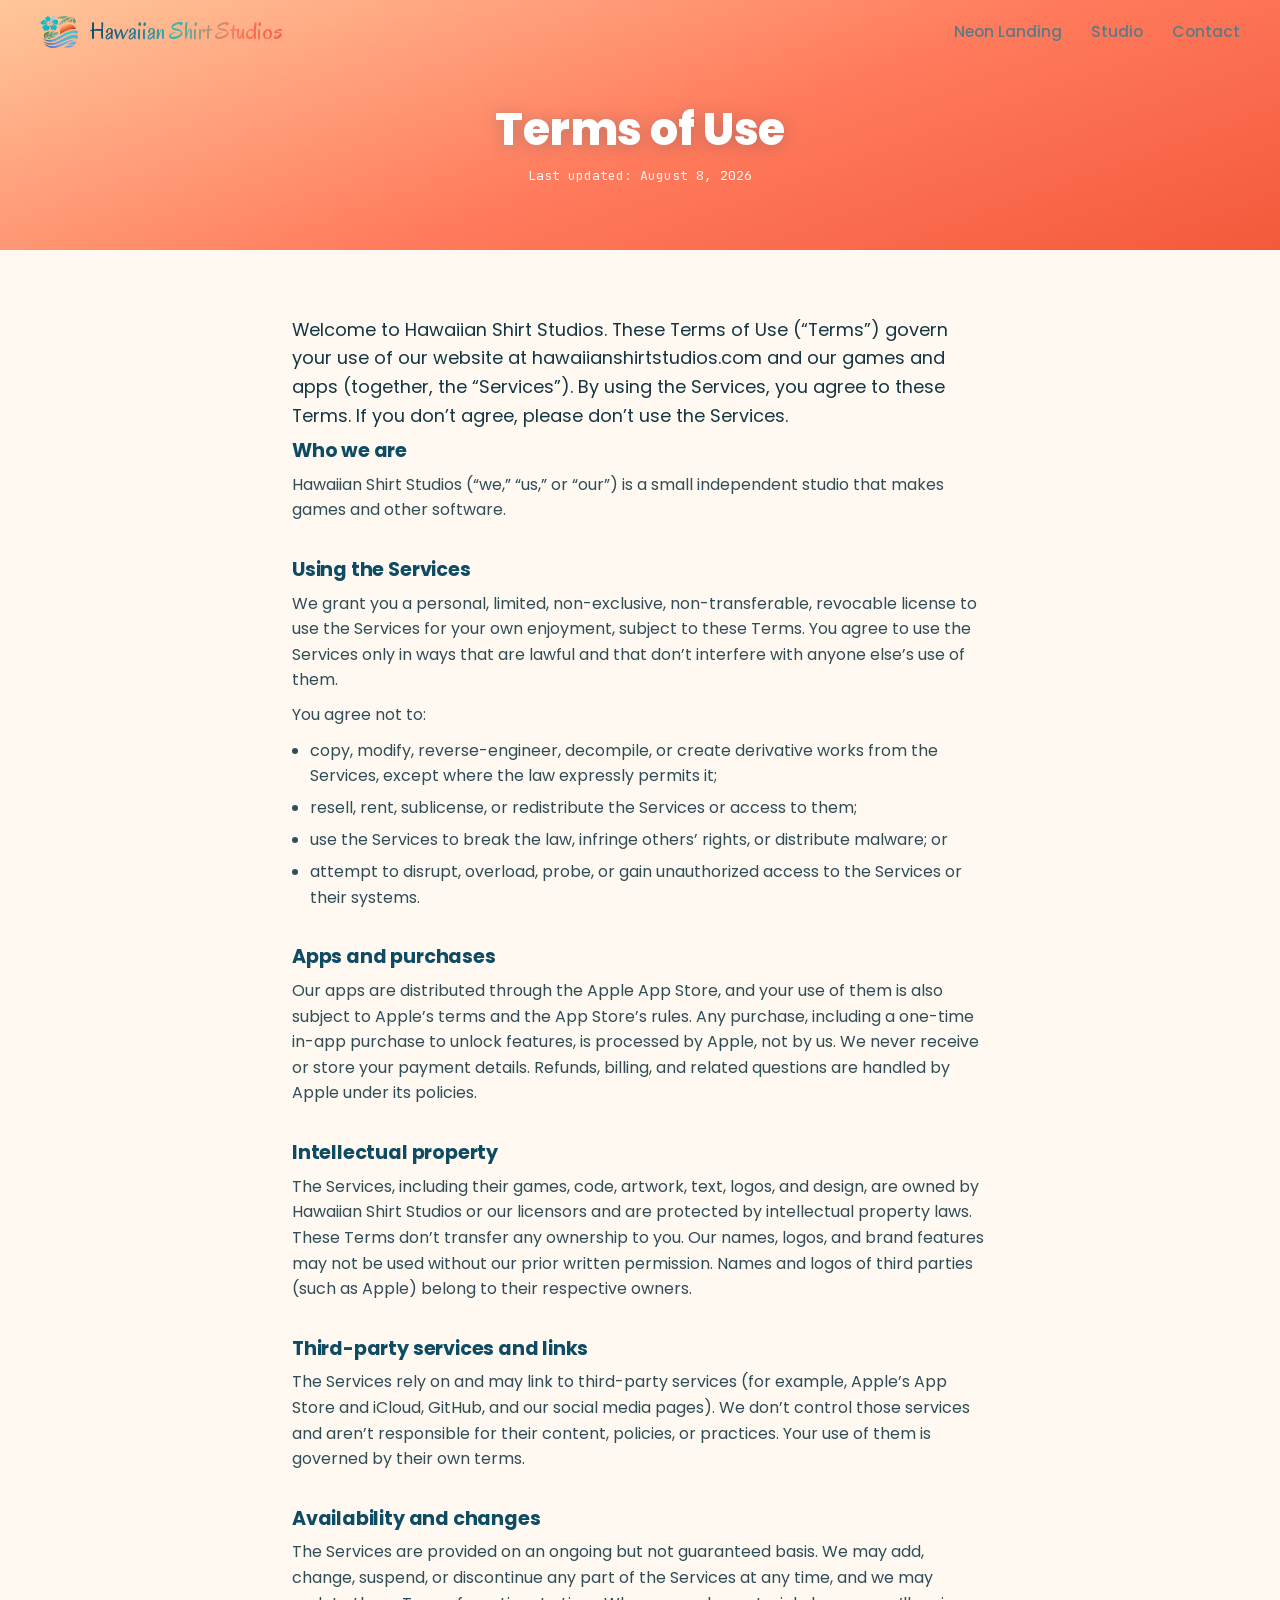
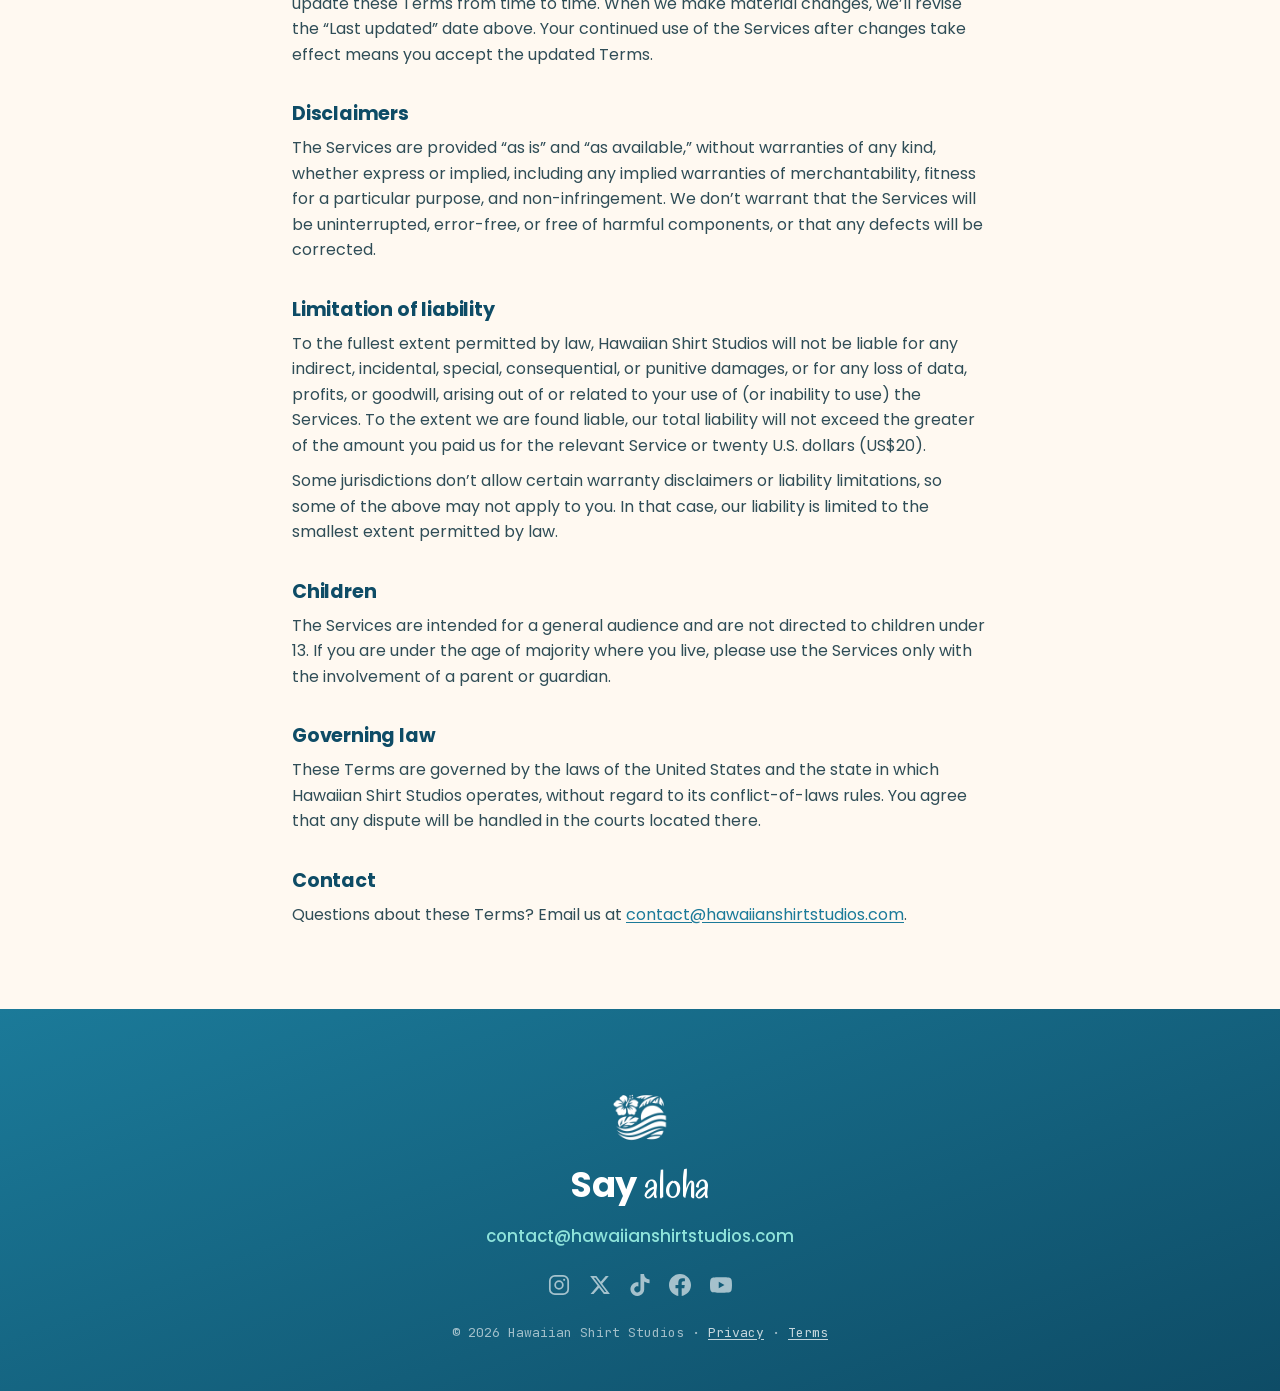
<file: terms.html>
<!DOCTYPE html>
<html lang="en">
<head>
  <meta charset="UTF-8" />
  <meta name="viewport" content="width=device-width, initial-scale=1.0" />
  <link rel="canonical" href="https://hawaiianshirtstudios.com/terms" />
  <title>Terms of Use &middot; Hawaiian Shirt Studios</title>
  <meta name="description" content="Terms of Use for Hawaiian Shirt Studios, its website, and its games including Neon Landing." />
  <meta name="robots" content="index, follow" />

  <link rel="icon" type="image/png" sizes="32x32" href="assets/favicon-32.png" />
  <link rel="icon" type="image/png" sizes="512x512" href="assets/logo.png" />
  <link rel="apple-touch-icon" href="assets/apple-touch-icon.png" />
  <meta name="theme-color" content="#F4593B" />

  <!-- Open Graph / social -->
  <meta property="og:type" content="website" />
  <meta property="og:site_name" content="Hawaiian Shirt Studios" />
  <meta property="og:title" content="Terms of Use" />
  <meta property="og:description" content="Terms of Use for Hawaiian Shirt Studios, its website, and its games including Neon Landing." />
  <meta property="og:url" content="https://hawaiianshirtstudios.com/terms" />
  <meta property="og:image" content="https://hawaiianshirtstudios.com/assets/og-studio.png" />
  <meta property="og:image:width" content="1200" />
  <meta property="og:image:height" content="630" />
  <meta property="og:image:type" content="image/png" />
  <meta property="og:image:alt" content="Hawaiian Shirt Studios · calm, colorful games" />
  <meta name="twitter:card" content="summary_large_image" />
  <meta name="twitter:site" content="@HawaiianStudios" />
  <meta name="twitter:title" content="Terms of Use" />
  <meta name="twitter:description" content="Terms of Use for Hawaiian Shirt Studios, its website, and its games including Neon Landing." />
  <meta name="twitter:image" content="https://hawaiianshirtstudios.com/assets/og-studio.png" />


  <link rel="stylesheet" href="styles.css" />

  <!-- Anonymous, cookie-free web analytics (TelemetryDeck), self-hosted -->
  <script src="assets/telemetrydeck.min.js" data-app-id="4B5CF27B-6DF2-4A83-ACFD-2FA0EE6E2CDA"></script>
  <script src="assets/track.js" defer></script>
</head>
<body>

  <!-- ============ HEADER ============ -->
  <header class="site-header">
    <a class="brand" href="/" aria-label="Hawaiian Shirt Studios home">
      <img src="assets/logo.png" alt="" class="brand__mark" width="40" height="40" />
      <span class="brand__name">Hawaiian&nbsp;Shirt&nbsp;Studios</span>
    </a>
    <nav class="site-nav">
      <a href="/neon-landing">Neon Landing</a>
      <a href="/#studio">Studio</a>
      <a href="/#contact">Contact</a>
    </nav>
  </header>

  <!-- ============ TITLE ============ -->
  <section class="legal-hero">
    <h1>Terms of Use</h1>
    <p>Last updated: August 8, 2026</p>
  </section>

  <!-- ============ BODY ============ -->
  <main class="legal">
    <p class="lead">
      Welcome to Hawaiian Shirt Studios. These Terms of Use (&ldquo;Terms&rdquo;) govern your use of
      our website at hawaiianshirtstudios.com and our games and apps (together, the
      &ldquo;Services&rdquo;). By using the Services, you agree to these Terms. If you don&rsquo;t
      agree, please don&rsquo;t use the Services.
    </p>

    <h2>Who we are</h2>
    <p>
      Hawaiian Shirt Studios (&ldquo;we,&rdquo; &ldquo;us,&rdquo; or &ldquo;our&rdquo;) is a small
      independent studio that makes games and other software.
    </p>

    <h2>Using the Services</h2>
    <p>
      We grant you a personal, limited, non-exclusive, non-transferable, revocable license to use the
      Services for your own enjoyment, subject to these Terms. You agree to use the Services only in
      ways that are lawful and that don&rsquo;t interfere with anyone else&rsquo;s use of them.
    </p>
    <p>You agree not to:</p>
    <ul>
      <li>copy, modify, reverse-engineer, decompile, or create derivative works from the Services, except where the law expressly permits it;</li>
      <li>resell, rent, sublicense, or redistribute the Services or access to them;</li>
      <li>use the Services to break the law, infringe others&rsquo; rights, or distribute malware; or</li>
      <li>attempt to disrupt, overload, probe, or gain unauthorized access to the Services or their systems.</li>
    </ul>

    <h2>Apps and purchases</h2>
    <p>
      Our apps are distributed through the Apple App Store, and your use of them is also subject to
      Apple&rsquo;s terms and the App Store&rsquo;s rules. Any purchase, including a one-time in-app
      purchase to unlock features, is processed by Apple, not by us. We never receive or store your
      payment details. Refunds, billing, and related questions are handled by Apple under its
      policies.
    </p>

    <h2>Intellectual property</h2>
    <p>
      The Services, including their games, code, artwork, text, logos, and design, are owned by
      Hawaiian Shirt Studios or our licensors and are protected by intellectual property laws. These
      Terms don&rsquo;t transfer any ownership to you. Our names, logos, and brand features may not be
      used without our prior written permission. Names and logos of third parties (such as Apple)
      belong to their respective owners.
    </p>

    <h2>Third-party services and links</h2>
    <p>
      The Services rely on and may link to third-party services (for example, Apple&rsquo;s App Store
      and iCloud, GitHub, and our social media pages). We don&rsquo;t control those services and
      aren&rsquo;t responsible for their content, policies, or practices. Your use of them is governed
      by their own terms.
    </p>

    <h2>Availability and changes</h2>
    <p>
      The Services are provided on an ongoing but not guaranteed basis. We may add, change, suspend,
      or discontinue any part of the Services at any time, and we may update these Terms from time to
      time. When we make material changes, we&rsquo;ll revise the &ldquo;Last updated&rdquo; date
      above. Your continued use of the Services after changes take effect means you accept the updated
      Terms.
    </p>

    <h2>Disclaimers</h2>
    <p>
      The Services are provided &ldquo;as is&rdquo; and &ldquo;as available,&rdquo; without warranties
      of any kind, whether express or implied, including any implied warranties of merchantability,
      fitness for a particular purpose, and non-infringement. We don&rsquo;t warrant that the Services
      will be uninterrupted, error-free, or free of harmful components, or that any defects will be
      corrected.
    </p>

    <h2>Limitation of liability</h2>
    <p>
      To the fullest extent permitted by law, Hawaiian Shirt Studios will not be liable for any
      indirect, incidental, special, consequential, or punitive damages, or for any loss of data,
      profits, or goodwill, arising out of or related to your use of (or inability to use) the
      Services. To the extent we are found liable, our total liability will not exceed the greater of
      the amount you paid us for the relevant Service or twenty U.S. dollars (US$20).
    </p>
    <p>
      Some jurisdictions don&rsquo;t allow certain warranty disclaimers or liability limitations, so
      some of the above may not apply to you. In that case, our liability is limited to the smallest
      extent permitted by law.
    </p>

    <h2>Children</h2>
    <p>
      The Services are intended for a general audience and are not directed to children under 13. If
      you are under the age of majority where you live, please use the Services only with the
      involvement of a parent or guardian.
    </p>

    <h2>Governing law</h2>
    <p>
      These Terms are governed by the laws of the United States and the state in which Hawaiian Shirt
      Studios operates, without regard to its conflict-of-laws rules. You agree that any dispute will
      be handled in the courts located there.
    </p>

    <h2>Contact</h2>
    <p>
      Questions about these Terms? Email us at
      <span class="js-email-slot" data-user="contact" data-domain="hawaiianshirtstudios.com"></span><noscript>contact&nbsp;(at)&nbsp;hawaiianshirtstudios.com</noscript>.
    </p>
  </main>

  <!-- ============ FOOTER ============ -->
  <footer class="site-footer">
    <div class="site-footer__inner">
      <img src="assets/logo-white.png" alt="" class="site-footer__mark" width="56" height="56" />
      <h2 class="site-footer__title">Say <span class="aloha">aloha</span></h2>
      <p class="site-footer__links">
        <span class="js-email-slot" data-user="contact" data-domain="hawaiianshirtstudios.com"></span><noscript>contact&nbsp;(at)&nbsp;hawaiianshirtstudios.com</noscript>
      </p>
      <nav class="social" aria-label="Follow Hawaiian Shirt Studios">
        <a class="social__link" href="https://www.instagram.com/hawaiianshirtstudios" target="_blank" rel="noopener" aria-label="Instagram">
          <svg viewBox="0 0 24 24" fill="none" stroke="currentColor" stroke-width="1.9" stroke-linecap="round" stroke-linejoin="round" aria-hidden="true"><rect x="2" y="2" width="20" height="20" rx="5.5"/><circle cx="12" cy="12" r="4.2"/><circle cx="17.6" cy="6.4" r="1.15" fill="currentColor" stroke="none"/></svg>
        </a>
        <a class="social__link" href="https://x.com/HawaiianStudios" target="_blank" rel="noopener" aria-label="X">
          <svg viewBox="0 0 24 24" fill="currentColor" aria-hidden="true"><path d="M18.244 2.25h3.308l-7.227 8.26 8.502 11.24H16.17l-5.214-6.817L4.99 21.75H1.68l7.73-8.835L1.254 2.25H8.08l4.713 6.231 5.451-6.231Zm-1.161 17.52h1.833L7.084 4.126H5.117L17.083 19.77Z"/></svg>
        </a>
        <a class="social__link" href="https://www.tiktok.com/@hawaiianshirtstudios" target="_blank" rel="noopener" aria-label="TikTok">
          <svg viewBox="0 0 24 24" fill="currentColor" aria-hidden="true"><path d="M12.525.02c1.31-.02 2.61-.01 3.91-.02.08 1.53.63 3.09 1.75 4.17 1.12 1.11 2.7 1.62 4.24 1.79v4.03c-1.44-.05-2.89-.35-4.2-.97-.57-.26-1.1-.59-1.62-.93-.01 2.92.01 5.84-.02 8.75-.08 1.4-.54 2.79-1.35 3.94-1.31 1.92-3.58 3.17-5.91 3.21-1.43.08-2.86-.31-4.08-1.03-2.02-1.19-3.44-3.37-3.65-5.71-.02-.5-.03-1-.01-1.49.18-1.9 1.12-3.72 2.58-4.96 1.66-1.44 3.98-2.13 6.15-1.72.02 1.48-.04 2.96-.04 4.44-.99-.32-2.15-.23-3.02.37-.63.41-1.11 1.04-1.36 1.75-.21.51-.15 1.07-.14 1.61.24 1.64 1.82 3.02 3.5 2.87 1.12-.01 2.19-.66 2.77-1.61.19-.33.4-.67.41-1.06.1-1.79.06-3.57.07-5.36.01-4.03-.01-8.05.02-12.07Z"/></svg>
        </a>
        <a class="social__link" href="https://www.facebook.com/HawaiianShirtStudios" target="_blank" rel="noopener" aria-label="Facebook">
          <svg viewBox="0 0 24 24" fill="currentColor" aria-hidden="true"><path d="M24 12.073c0-6.627-5.373-12-12-12S0 5.446 0 12.073c0 5.99 4.388 10.954 10.125 11.854v-8.385H7.078v-3.47h3.047V9.43c0-3.007 1.792-4.669 4.533-4.669 1.312 0 2.686.235 2.686.235v2.953H15.83c-1.491 0-1.956.925-1.956 1.874v2.25h3.328l-.532 3.47h-2.796v8.385C19.612 23.027 24 18.062 24 12.073Z"/></svg>
        </a>
        <a class="social__link" href="https://www.youtube.com/@HawaiianShirtStudios" target="_blank" rel="noopener" aria-label="YouTube">
          <svg viewBox="0 0 24 24" fill="currentColor" aria-hidden="true"><path d="M23.498 6.186a3.016 3.016 0 0 0-2.122-2.136C19.505 3.545 12 3.545 12 3.545s-7.505 0-9.377.505A3.017 3.017 0 0 0 .502 6.186C0 8.07 0 12 0 12s0 3.93.502 5.814a3.016 3.016 0 0 0 2.122 2.136c1.871.505 9.376.505 9.376.505s7.505 0 9.377-.505a3.015 3.015 0 0 0 2.122-2.136C24 15.93 24 12 24 12s0-3.93-.502-5.814ZM9.545 15.568V8.432L15.818 12l-6.273 3.568Z"/></svg>
        </a>
      </nav>
      <p class="site-footer__copy">&copy; <span id="year">2026</span> Hawaiian Shirt Studios &middot; <a href="/privacy">Privacy</a> &middot; <a href="/terms">Terms</a></p>
    </div>
  </footer>

  <script>
    document.getElementById('year').textContent = new Date().getFullYear();

    // Contact email: absent from the DOM at load. Injected only after the visitor
    // scrolls a bit, and the mailto: is attached only on interaction.
    (function () {
      var slots = document.querySelectorAll('.js-email-slot');
      if (!slots.length) return;
      var done = false;
      function revealAll() {
        if (done) return;
        done = true;
        window.removeEventListener('scroll', onScroll);
        slots.forEach(function (slot) {
          var addr = slot.dataset.user + '@' + slot.dataset.domain;
          var a = document.createElement('a');
          a.textContent = addr;
          a.className = 'js-email';
          a.rel = 'nofollow';
          a.tabIndex = 0;
          var armed = false;
          function arm() { if (armed) return; armed = true; a.href = 'mailto:' + addr; }
          ['pointerenter', 'pointerdown', 'touchstart', 'focus'].forEach(function (evt) { a.addEventListener(evt, arm); });
          a.addEventListener('click', arm);
          slot.appendChild(a);
          if (slot.parentNode) slot.parentNode.classList.add('has-email');
        });
      }
      function onScroll() { if (window.scrollY > 300) revealAll(); }
      window.addEventListener('scroll', onScroll, { passive: true });
      if ('IntersectionObserver' in window) {
        var io = new IntersectionObserver(function (entries) {
          entries.forEach(function (en) { if (en.isIntersecting) { revealAll(); io.disconnect(); } });
        }, { rootMargin: '0px 0px 300px 0px' });
        slots.forEach(function (s) { io.observe(s); });
      }
      onScroll();
    })();
  </script>
</body>
</html>
</file>
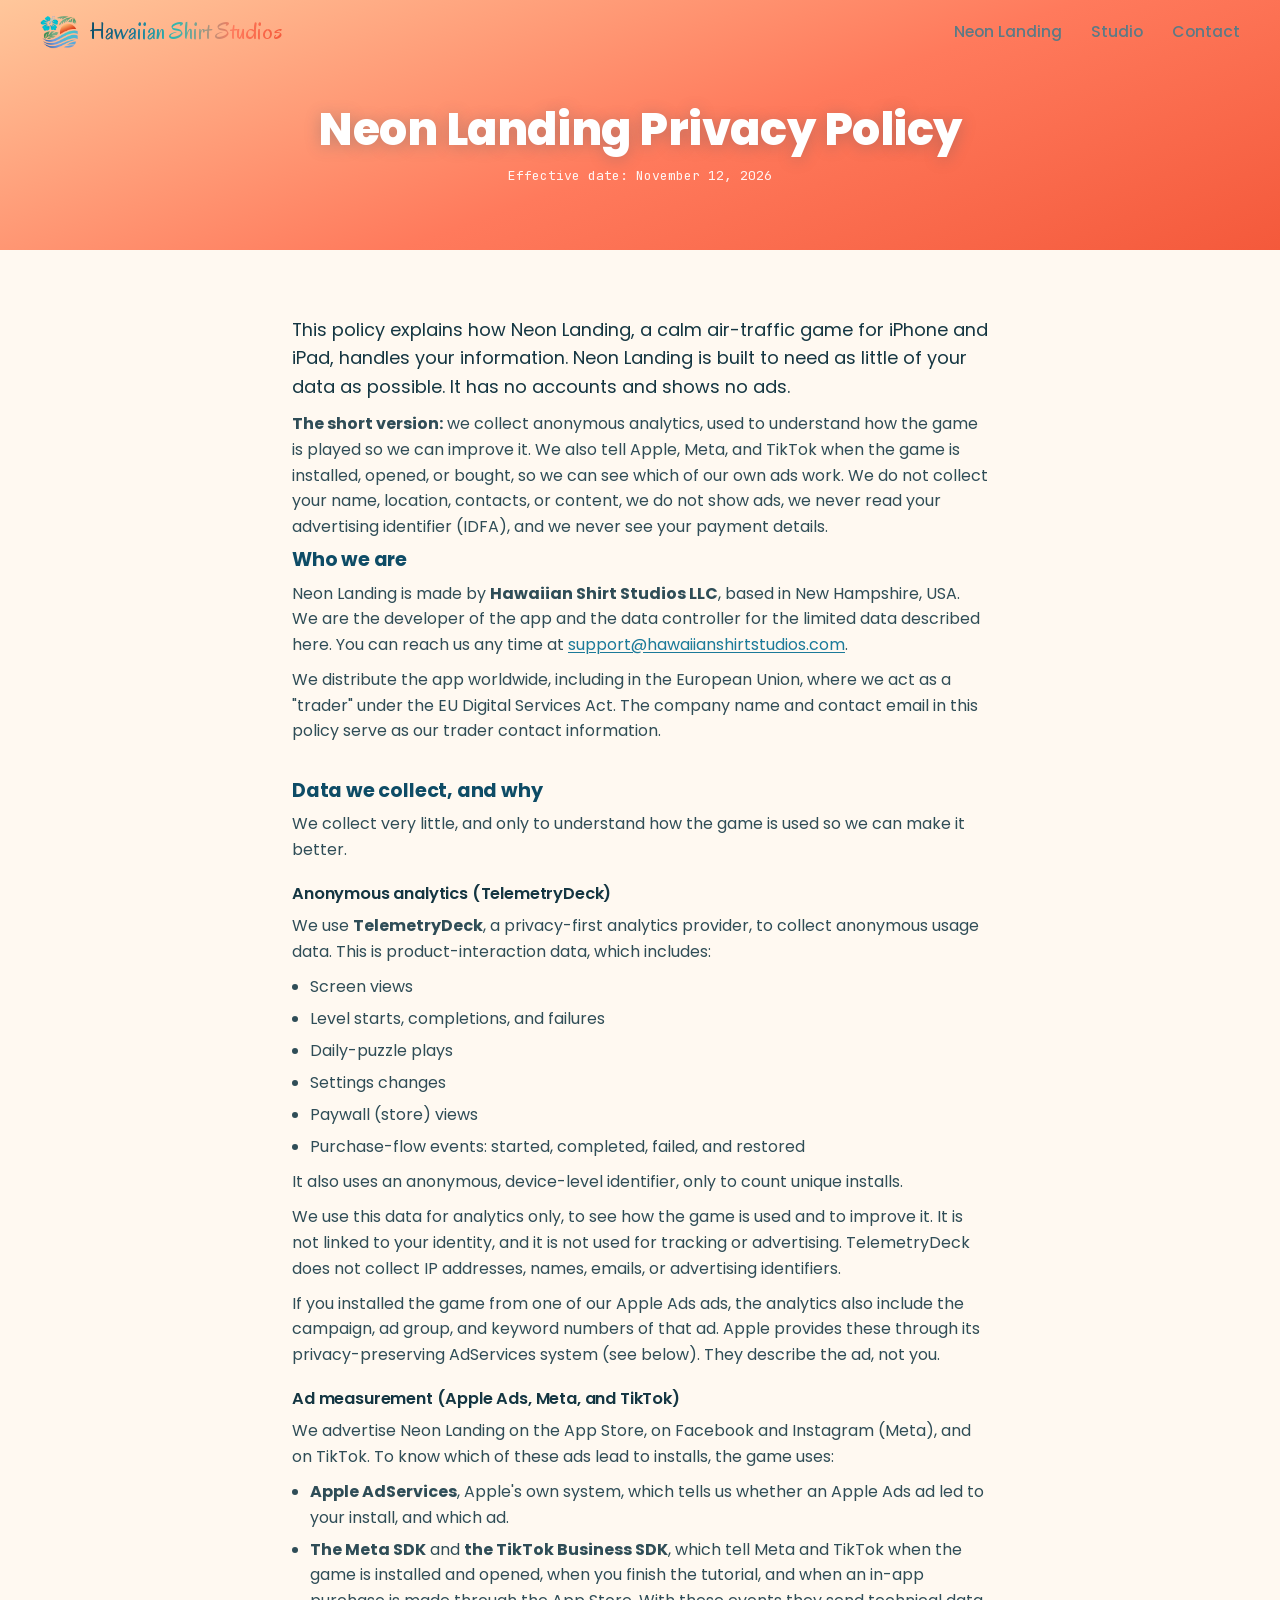
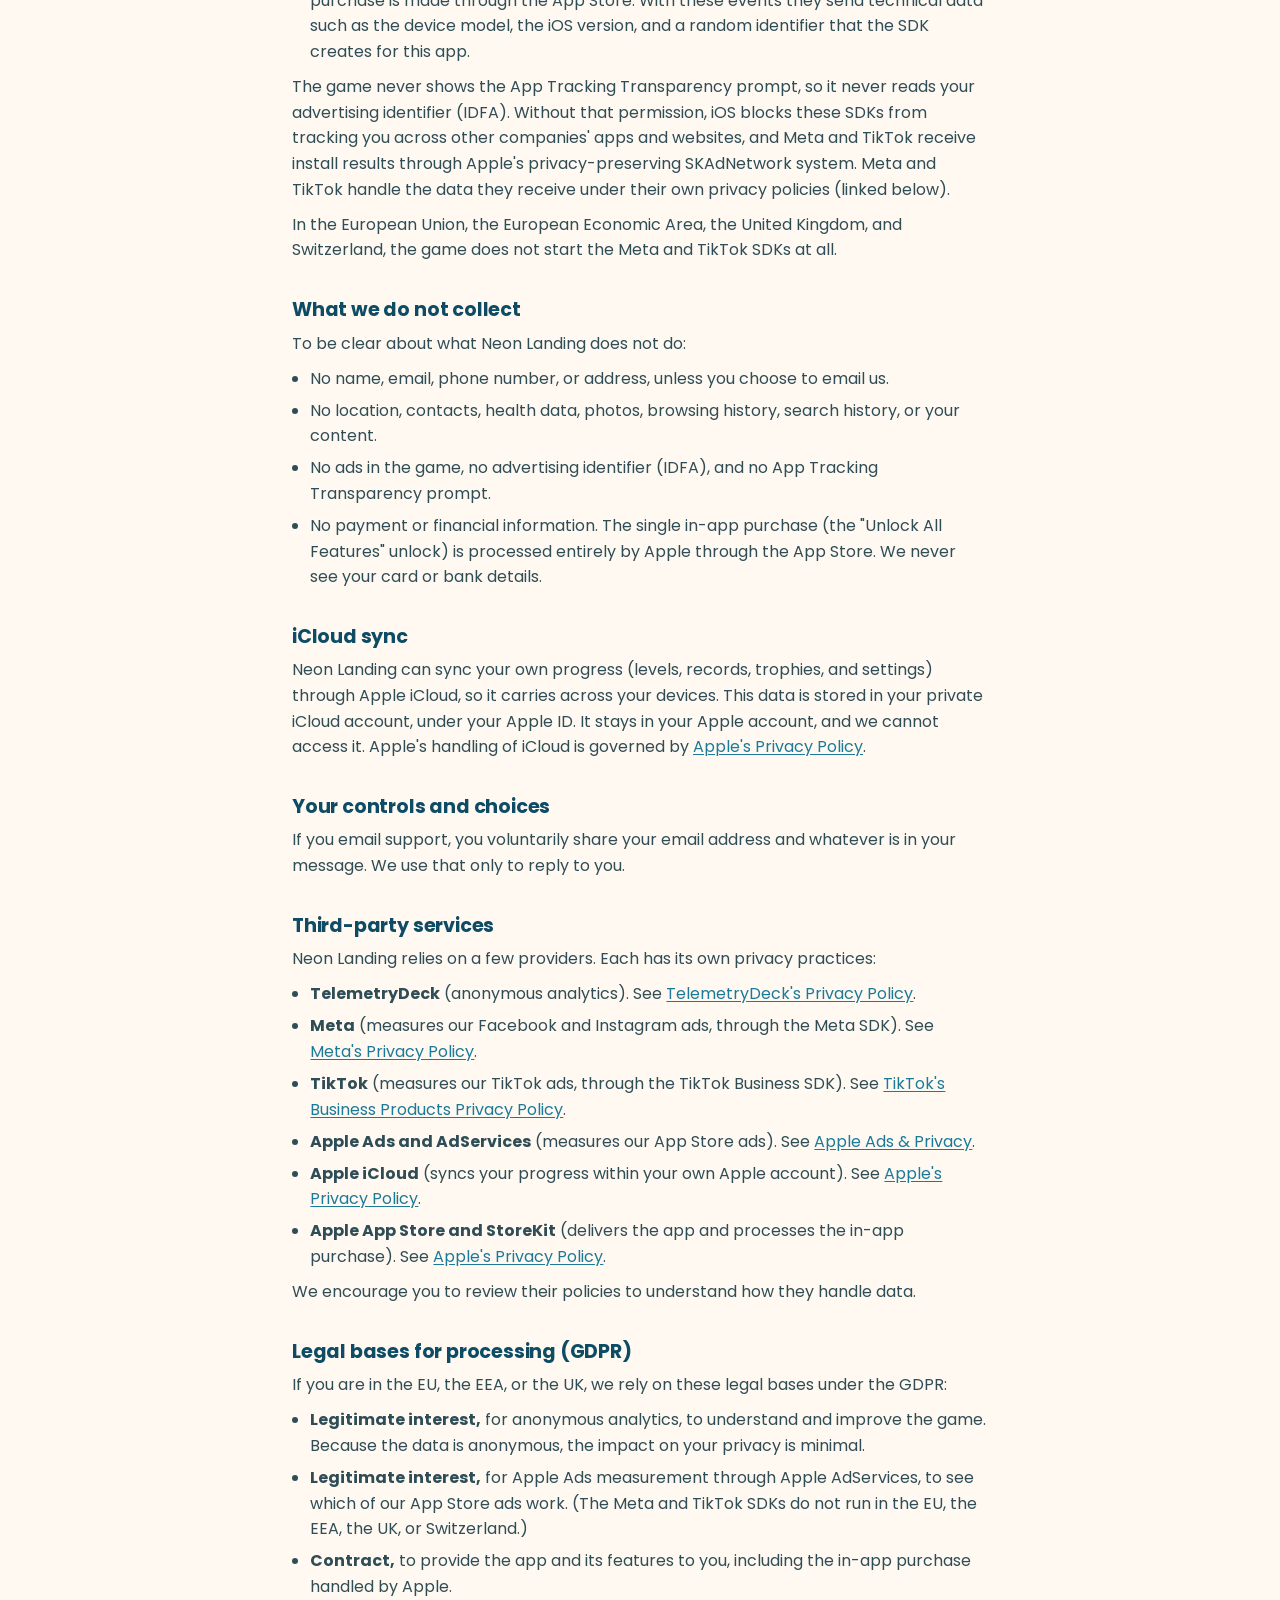
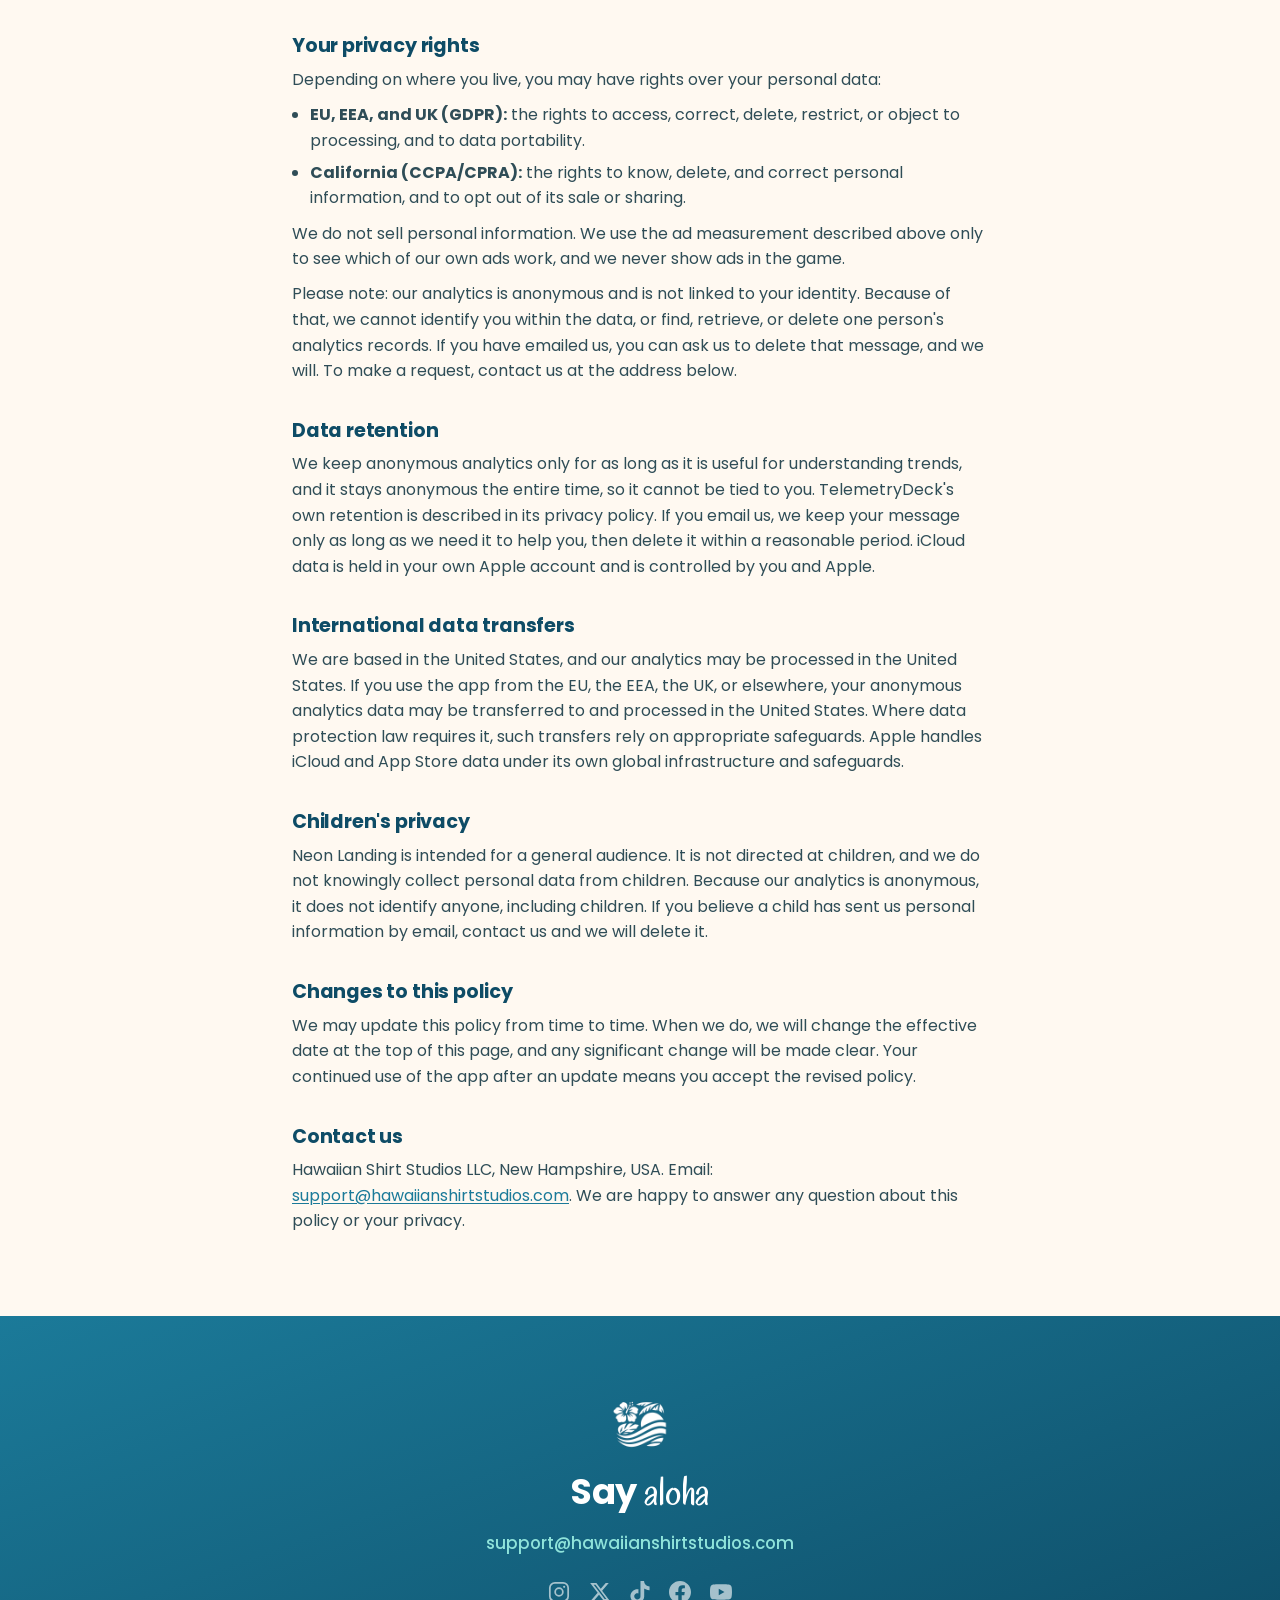
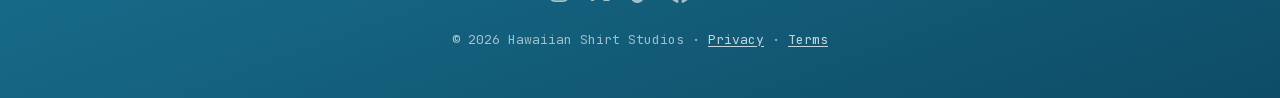
<file: neon-landing/privacy-policy.html>
<!DOCTYPE html>
<html lang="en">
<head>
  <meta charset="UTF-8" />
  <meta name="viewport" content="width=device-width, initial-scale=1.0" />
  <link rel="canonical" href="https://hawaiianshirtstudios.com/neon-landing/privacy-policy" />
  <title>Neon Landing Privacy Policy &middot; Hawaiian Shirt Studios</title>
  <meta name="description" content="Privacy policy for Neon Landing, the iOS game by Hawaiian Shirt Studios LLC. Anonymous analytics only, no ads, no tracking, no accounts." />
  <meta name="robots" content="index, follow" />

  <link rel="icon" type="image/png" sizes="32x32" href="/assets/favicon-32.png" />
  <link rel="icon" type="image/png" sizes="512x512" href="/assets/logo.png" />
  <link rel="apple-touch-icon" href="/assets/apple-touch-icon.png" />
  <meta name="theme-color" content="#F4593B" />

  <!-- Open Graph / social -->
  <meta property="og:type" content="website" />
  <meta property="og:site_name" content="Hawaiian Shirt Studios" />
  <meta property="og:title" content="Neon Landing Privacy Policy" />
  <meta property="og:description" content="Privacy policy for Neon Landing. Anonymous analytics only, no ads, no tracking, no accounts." />
  <meta property="og:url" content="https://hawaiianshirtstudios.com/neon-landing/privacy-policy" />
  <meta property="og:image" content="https://hawaiianshirtstudios.com/assets/og-neon-v2.png" />
  <meta property="og:image:width" content="1200" />
  <meta property="og:image:height" content="630" />
  <meta property="og:image:type" content="image/png" />
  <meta property="og:image:alt" content="Neon Landing by Hawaiian Shirt Studios" />
  <meta name="twitter:card" content="summary_large_image" />
  <meta name="twitter:site" content="@HawaiianStudios" />
  <meta name="twitter:title" content="Neon Landing Privacy Policy" />
  <meta name="twitter:description" content="Privacy policy for Neon Landing. Anonymous analytics only, no ads, no tracking." />
  <meta name="twitter:image" content="https://hawaiianshirtstudios.com/assets/og-neon-v2.png" />

  <link rel="stylesheet" href="/styles.css" />

  <!-- Anonymous, cookie-free web analytics (TelemetryDeck), self-hosted -->
  <script src="/assets/telemetrydeck.min.js" data-app-id="4B5CF27B-6DF2-4A83-ACFD-2FA0EE6E2CDA"></script>
  <script src="/assets/track.js" defer></script>
</head>
<body>

  <!-- ============ HEADER ============ -->
  <header class="site-header">
    <a class="brand" href="/" aria-label="Hawaiian Shirt Studios home">
      <img src="/assets/logo.png" alt="" class="brand__mark" width="40" height="40" />
      <span class="brand__name">Hawaiian&nbsp;Shirt&nbsp;Studios</span>
    </a>
    <nav class="site-nav">
      <a href="/neon-landing">Neon Landing</a>
      <a href="/#studio">Studio</a>
      <a href="/#contact">Contact</a>
    </nav>
  </header>

  <!-- ============ TITLE ============ -->
  <section class="legal-hero">
    <h1>Neon Landing Privacy Policy</h1>
    <p>Effective date: November 12, 2026</p>
  </section>

  <!-- ============ BODY ============ -->
  <main class="legal">
    <p class="lead">
      This policy explains how Neon Landing, a calm air-traffic game for iPhone and iPad, handles your
      information. Neon Landing is built to need as little of your data as possible. It has no accounts
      and shows no ads.
    </p>
    <p>
      <strong>The short version:</strong> we collect anonymous analytics, used to understand how the game
      is played so we can improve it. We also tell Apple, Meta, and TikTok when the game is installed,
      opened, or bought, so we can see which of our own ads work. We do not collect your name,
      location, contacts, or content, we do not show ads, we never read your advertising identifier
      (IDFA), and we never see your payment details.
    </p>

    <h2>Who we are</h2>
    <p>
      Neon Landing is made by <strong>Hawaiian Shirt Studios LLC</strong>, based in New Hampshire, USA.
      We are the developer of the app and the data controller for the limited data described here. You
      can reach us any time at
      <span class="js-email-slot" data-user="support" data-domain="hawaiianshirtstudios.com"></span><noscript>support&nbsp;(at)&nbsp;hawaiianshirtstudios.com</noscript>.
    </p>
    <p>
      We distribute the app worldwide, including in the European Union, where we act as a "trader" under
      the EU Digital Services Act. The company name and contact email in this policy serve as our trader
      contact information.
    </p>

    <h2>Data we collect, and why</h2>
    <p>
      We collect very little, and only to understand how the game is used so we can make it better.
    </p>
    <h3>Anonymous analytics (TelemetryDeck)</h3>
    <p>
      We use <strong>TelemetryDeck</strong>, a privacy-first analytics provider, to collect anonymous
      usage data. This is product-interaction data, which includes:
    </p>
    <ul>
      <li>Screen views</li>
      <li>Level starts, completions, and failures</li>
      <li>Daily-puzzle plays</li>
      <li>Settings changes</li>
      <li>Paywall (store) views</li>
      <li>Purchase-flow events: started, completed, failed, and restored</li>
    </ul>
    <p>
      It also uses an anonymous, device-level identifier, only to count unique installs.
    </p>
    <p>
      We use this data for analytics only, to see how the game is used and to improve it. It is not
      linked to your identity, and it is not used for tracking or advertising. TelemetryDeck does not
      collect IP addresses, names, emails, or advertising identifiers.
    </p>
    <p>
      If you installed the game from one of our Apple Ads ads, the analytics also include the
      campaign, ad group, and keyword numbers of that ad. Apple provides these through its privacy-preserving
      AdServices system (see below). They describe the ad, not you.
    </p>

    <h3>Ad measurement (Apple Ads, Meta, and TikTok)</h3>
    <p>
      We advertise Neon Landing on the App Store, on Facebook and Instagram (Meta), and on TikTok. To
      know which of these ads lead to installs, the game uses:
    </p>
    <ul>
      <li>
        <strong>Apple AdServices</strong>, Apple's own system, which tells us whether an Apple Ads ad
        led to your install, and which ad.
      </li>
      <li>
        <strong>The Meta SDK</strong> and <strong>the TikTok Business SDK</strong>, which tell Meta and
        TikTok when the game is installed and opened, when you finish the tutorial, and when an in-app
        purchase is made through the App Store. With these events they send technical data such as the
        device model, the iOS version, and a random identifier that the SDK creates for this app.
      </li>
    </ul>
    <p>
      The game never shows the App Tracking Transparency prompt, so it never reads your advertising
      identifier (IDFA). Without that permission, iOS blocks these SDKs from tracking you across other
      companies' apps and websites, and Meta and TikTok receive install results through Apple's
      privacy-preserving SKAdNetwork system. Meta and TikTok handle the data they receive under their
      own privacy policies (linked below).
    </p>
    <p>
      In the European Union, the European Economic Area, the United Kingdom, and Switzerland, the game
      does not start the Meta and TikTok SDKs at all.
    </p>

    <h2>What we do not collect</h2>
    <p>To be clear about what Neon Landing does not do:</p>
    <ul>
      <li>No name, email, phone number, or address, unless you choose to email us.</li>
      <li>No location, contacts, health data, photos, browsing history, search history, or your content.</li>
      <li>No ads in the game, no advertising identifier (IDFA), and no App Tracking Transparency prompt.</li>
      <li>
        No payment or financial information. The single in-app purchase (the "Unlock All Features"
        unlock) is processed entirely by Apple through the App Store. We never see your card or bank
        details.
      </li>
    </ul>

    <h2>iCloud sync</h2>
    <p>
      Neon Landing can sync your own progress (levels, records, trophies, and settings) through Apple
      iCloud, so it carries across your devices. This data is stored in your private iCloud account,
      under your Apple ID. It stays in your Apple account, and we cannot access it. Apple's handling of
      iCloud is governed by
      <a href="https://www.apple.com/legal/privacy/" target="_blank" rel="noopener">Apple's Privacy Policy</a>.
    </p>

    <h2>Your controls and choices</h2>
    <p>
      If you email support, you voluntarily share your email address and whatever is in your message.
      We use that only to reply to you.
    </p>

    <h2>Third-party services</h2>
    <p>Neon Landing relies on a few providers. Each has its own privacy practices:</p>
    <ul>
      <li>
        <strong>TelemetryDeck</strong> (anonymous analytics). See
        <a href="https://telemetrydeck.com/privacy/" target="_blank" rel="noopener">TelemetryDeck's Privacy Policy</a>.
      </li>
      <li>
        <strong>Meta</strong> (measures our Facebook and Instagram ads, through the Meta SDK). See
        <a href="https://www.facebook.com/privacy/policy/" target="_blank" rel="noopener">Meta's Privacy Policy</a>.
      </li>
      <li>
        <strong>TikTok</strong> (measures our TikTok ads, through the TikTok Business SDK). See
        <a href="https://ads.tiktok.com/i18n/official/policy/privacy" target="_blank" rel="noopener">TikTok's Business Products Privacy Policy</a>.
      </li>
      <li>
        <strong>Apple Ads and AdServices</strong> (measures our App Store ads). See
        <a href="https://www.apple.com/legal/privacy/data/en/apple-search-ads/" target="_blank" rel="noopener">Apple Ads &amp; Privacy</a>.
      </li>
      <li>
        <strong>Apple iCloud</strong> (syncs your progress within your own Apple account). See
        <a href="https://www.apple.com/legal/privacy/" target="_blank" rel="noopener">Apple's Privacy Policy</a>.
      </li>
      <li>
        <strong>Apple App Store and StoreKit</strong> (delivers the app and processes the in-app
        purchase). See
        <a href="https://www.apple.com/legal/privacy/" target="_blank" rel="noopener">Apple's Privacy Policy</a>.
      </li>
    </ul>
    <p>We encourage you to review their policies to understand how they handle data.</p>

    <h2>Legal bases for processing (GDPR)</h2>
    <p>
      If you are in the EU, the EEA, or the UK, we rely on these legal bases under the GDPR:
    </p>
    <ul>
      <li>
        <strong>Legitimate interest,</strong> for anonymous analytics, to understand and improve the
        game. Because the data is anonymous, the impact on your privacy is minimal.
      </li>
      <li>
        <strong>Legitimate interest,</strong> for Apple Ads measurement through Apple AdServices, to
        see which of our App Store ads work. (The Meta and TikTok SDKs do not run in the EU, the EEA,
        the UK, or Switzerland.)
      </li>
      <li>
        <strong>Contract,</strong> to provide the app and its features to you, including the in-app
        purchase handled by Apple.
      </li>
    </ul>

    <h2>Your privacy rights</h2>
    <p>Depending on where you live, you may have rights over your personal data:</p>
    <ul>
      <li>
        <strong>EU, EEA, and UK (GDPR):</strong> the rights to access, correct, delete, restrict, or
        object to processing, and to data portability.
      </li>
      <li>
        <strong>California (CCPA/CPRA):</strong> the rights to know, delete, and correct personal
        information, and to opt out of its sale or sharing.
      </li>
    </ul>
    <p>
      We do not sell personal information. We use the ad measurement described above only to see which
      of our own ads work, and we never show ads in the game.
    </p>
    <p>
      Please note: our analytics is anonymous and is not linked to your identity. Because of that, we
      cannot identify you within the data, or find, retrieve, or delete one person's analytics records.
      If you have emailed us, you can ask us to delete that message, and we will. To make a request,
      contact us at the address below.
    </p>

    <h2>Data retention</h2>
    <p>
      We keep anonymous analytics only for as long as it is useful for understanding trends, and it
      stays anonymous the entire time, so it cannot be tied to you. TelemetryDeck's own retention is
      described in its privacy policy. If you email us, we keep your message only as long as we need it
      to help you, then delete it within a reasonable period. iCloud data is held in your own Apple
      account and is controlled by you and Apple.
    </p>

    <h2>International data transfers</h2>
    <p>
      We are based in the United States, and our analytics may be processed in the United States. If you
      use the app from the EU, the EEA, the UK, or elsewhere, your anonymous analytics data may be
      transferred to and processed in the United States. Where data protection law requires it, such
      transfers rely on appropriate safeguards. Apple handles iCloud and App Store data under its own
      global infrastructure and safeguards.
    </p>

    <h2>Children's privacy</h2>
    <p>
      Neon Landing is intended for a general audience. It is not directed at children, and we do not
      knowingly collect personal data from children. Because our analytics is anonymous, it does not
      identify anyone, including children. If you believe a child has sent us personal information by
      email, contact us and we will delete it.
    </p>

    <h2>Changes to this policy</h2>
    <p>
      We may update this policy from time to time. When we do, we will change the effective date at the
      top of this page, and any significant change will be made clear. Your continued use of the app
      after an update means you accept the revised policy.
    </p>

    <h2>Contact us</h2>
    <p>
      Hawaiian Shirt Studios LLC, New Hampshire, USA. Email:
      <span class="js-email-slot" data-user="support" data-domain="hawaiianshirtstudios.com"></span><noscript>support&nbsp;(at)&nbsp;hawaiianshirtstudios.com</noscript>.
      We are happy to answer any question about this policy or your privacy.
    </p>
  </main>

  <!-- ============ FOOTER ============ -->
  <footer class="site-footer">
    <div class="site-footer__inner">
      <img src="/assets/logo-white.png" alt="" class="site-footer__mark" width="56" height="56" />
      <h2 class="site-footer__title">Say <span class="aloha">aloha</span></h2>
      <p class="site-footer__links">
        <span class="js-email-slot" data-user="support" data-domain="hawaiianshirtstudios.com"></span><noscript>support&nbsp;(at)&nbsp;hawaiianshirtstudios.com</noscript>
      </p>
      <nav class="social" aria-label="Follow Hawaiian Shirt Studios">
        <a class="social__link" href="https://www.instagram.com/hawaiianshirtstudios" target="_blank" rel="noopener" aria-label="Instagram">
          <svg viewBox="0 0 24 24" fill="none" stroke="currentColor" stroke-width="1.9" stroke-linecap="round" stroke-linejoin="round" aria-hidden="true"><rect x="2" y="2" width="20" height="20" rx="5.5"/><circle cx="12" cy="12" r="4.2"/><circle cx="17.6" cy="6.4" r="1.15" fill="currentColor" stroke="none"/></svg>
        </a>
        <a class="social__link" href="https://x.com/HawaiianStudios" target="_blank" rel="noopener" aria-label="X">
          <svg viewBox="0 0 24 24" fill="currentColor" aria-hidden="true"><path d="M18.244 2.25h3.308l-7.227 8.26 8.502 11.24H16.17l-5.214-6.817L4.99 21.75H1.68l7.73-8.835L1.254 2.25H8.08l4.713 6.231 5.451-6.231Zm-1.161 17.52h1.833L7.084 4.126H5.117L17.083 19.77Z"/></svg>
        </a>
        <a class="social__link" href="https://www.tiktok.com/@hawaiianshirtstudios" target="_blank" rel="noopener" aria-label="TikTok">
          <svg viewBox="0 0 24 24" fill="currentColor" aria-hidden="true"><path d="M12.525.02c1.31-.02 2.61-.01 3.91-.02.08 1.53.63 3.09 1.75 4.17 1.12 1.11 2.7 1.62 4.24 1.79v4.03c-1.44-.05-2.89-.35-4.2-.97-.57-.26-1.1-.59-1.62-.93-.01 2.92.01 5.84-.02 8.75-.08 1.4-.54 2.79-1.35 3.94-1.31 1.92-3.58 3.17-5.91 3.21-1.43.08-2.86-.31-4.08-1.03-2.02-1.19-3.44-3.37-3.65-5.71-.02-.5-.03-1-.01-1.49.18-1.9 1.12-3.72 2.58-4.96 1.66-1.44 3.98-2.13 6.15-1.72.02 1.48-.04 2.96-.04 4.44-.99-.32-2.15-.23-3.02.37-.63.41-1.11 1.04-1.36 1.75-.21.51-.15 1.07-.14 1.61.24 1.64 1.82 3.02 3.5 2.87 1.12-.01 2.19-.66 2.77-1.61.19-.33.4-.67.41-1.06.1-1.79.06-3.57.07-5.36.01-4.03-.01-8.05.02-12.07Z"/></svg>
        </a>
        <a class="social__link" href="https://www.facebook.com/HawaiianShirtStudios" target="_blank" rel="noopener" aria-label="Facebook">
          <svg viewBox="0 0 24 24" fill="currentColor" aria-hidden="true"><path d="M24 12.073c0-6.627-5.373-12-12-12S0 5.446 0 12.073c0 5.99 4.388 10.954 10.125 11.854v-8.385H7.078v-3.47h3.047V9.43c0-3.007 1.792-4.669 4.533-4.669 1.312 0 2.686.235 2.686.235v2.953H15.83c-1.491 0-1.956.925-1.956 1.874v2.25h3.328l-.532 3.47h-2.796v8.385C19.612 23.027 24 18.062 24 12.073Z"/></svg>
        </a>
        <a class="social__link" href="https://www.youtube.com/@HawaiianShirtStudios" target="_blank" rel="noopener" aria-label="YouTube">
          <svg viewBox="0 0 24 24" fill="currentColor" aria-hidden="true"><path d="M23.498 6.186a3.016 3.016 0 0 0-2.122-2.136C19.505 3.545 12 3.545 12 3.545s-7.505 0-9.377.505A3.017 3.017 0 0 0 .502 6.186C0 8.07 0 12 0 12s0 3.93.502 5.814a3.016 3.016 0 0 0 2.122 2.136c1.871.505 9.376.505 9.376.505s7.505 0 9.377-.505a3.015 3.015 0 0 0 2.122-2.136C24 15.93 24 12 24 12s0-3.93-.502-5.814ZM9.545 15.568V8.432L15.818 12l-6.273 3.568Z"/></svg>
        </a>
      </nav>
      <p class="site-footer__copy">&copy; <span id="year">2026</span> Hawaiian Shirt Studios &middot; <a href="/privacy">Privacy</a> &middot; <a href="/terms">Terms</a></p>
    </div>
  </footer>

  <script>
    document.getElementById('year').textContent = new Date().getFullYear();

    // Contact email: absent from the DOM at load. Injected only after the visitor
    // scrolls a bit, and the mailto: is attached only on interaction.
    (function () {
      var slots = document.querySelectorAll('.js-email-slot');
      if (!slots.length) return;
      var done = false;

      function revealAll() {
        if (done) return;
        done = true;
        window.removeEventListener('scroll', onScroll);
        slots.forEach(function (slot) {
          var addr = slot.dataset.user + '@' + slot.dataset.domain;
          var a = document.createElement('a');
          a.textContent = addr;
          a.className = 'js-email';
          a.rel = 'nofollow';
          a.tabIndex = 0;
          var armed = false;
          function arm() { if (armed) return; armed = true; a.href = 'mailto:' + addr; }
          ['pointerenter', 'pointerdown', 'touchstart', 'focus'].forEach(function (evt) {
            a.addEventListener(evt, arm);
          });
          a.addEventListener('click', arm);
          slot.appendChild(a);
          if (slot.parentNode) slot.parentNode.classList.add('has-email');
        });
      }

      function onScroll() { if (window.scrollY > 300) revealAll(); }
      window.addEventListener('scroll', onScroll, { passive: true });

      if ('IntersectionObserver' in window) {
        var io2 = new IntersectionObserver(function (entries) {
          entries.forEach(function (en) { if (en.isIntersecting) { revealAll(); io2.disconnect(); } });
        }, { rootMargin: '0px 0px 300px 0px' });
        slots.forEach(function (s) { io2.observe(s); });
      }
      onScroll();
    })();
  </script>
</body>
</html>
</file>
<file: styles.css>
/* =====================================================================
   Hawaiian Shirt Studios: ocean / sunset theme
   Palette pulled from the studio logo: teal hibiscus, coral sun,
   ocean blues, warm cream paper.
   ===================================================================== */

:root {
  /* sky + sunset */
  --sky-top:   #FFEFD6;
  --sky-peach: #FFC79B;
  --coral:     #FF7A5C;
  --sun:       #F4593B;

  /* ocean */
  --ocean-deep: #0E4C66;
  --ocean:      #1B7A99;
  --teal:       #2FB8B0;
  --aqua:       #8FE3DA;

  /* paper + ink */
  --cream:  #FFF9F1;
  --cream-2:#FDF0E2;
  --ink:    #143642;
  --muted:  #5C7A85;
  --line:   rgba(20, 54, 66, 0.10);

  --maxw: 1080px;
  --radius: 20px;
  --shadow: 0 18px 40px -20px rgba(14, 76, 102, 0.45);

  --font: "Poppins", ui-sans-serif, system-ui, -apple-system, "Segoe UI", Roboto, sans-serif;
  --font-display: "Oregano", "Poppins", cursive;
  --mono: "JetBrains Mono", ui-monospace, SFMono-Regular, Menlo, monospace;
}

/* Self-hosted brand display font (Oregano, latin subset ~29KB) */
@font-face {
  font-family: "Oregano";
  font-style: normal;
  font-weight: 400;
  font-display: swap;
  src: url("assets/fonts/oregano-latin.woff2") format("woff2");
}

/* Self-hosted body + mono (latin subset). No third-party font requests. */
@font-face { font-family: "Poppins"; font-style: normal; font-weight: 400; font-display: swap; src: url("assets/fonts/poppins-400.woff2") format("woff2"); }
@font-face { font-family: "Poppins"; font-style: normal; font-weight: 500; font-display: swap; src: url("assets/fonts/poppins-500.woff2") format("woff2"); }
@font-face { font-family: "Poppins"; font-style: normal; font-weight: 600; font-display: swap; src: url("assets/fonts/poppins-600.woff2") format("woff2"); }
@font-face { font-family: "Poppins"; font-style: normal; font-weight: 700; font-display: swap; src: url("assets/fonts/poppins-700.woff2") format("woff2"); }
@font-face { font-family: "Poppins"; font-style: normal; font-weight: 800; font-display: swap; src: url("assets/fonts/poppins-800.woff2") format("woff2"); }
@font-face { font-family: "JetBrains Mono"; font-style: normal; font-weight: 400; font-display: swap; src: url("assets/fonts/jetbrains-mono-400.woff2") format("woff2"); }
@font-face { font-family: "JetBrains Mono"; font-style: normal; font-weight: 500; font-display: swap; src: url("assets/fonts/jetbrains-mono-500.woff2") format("woff2"); }

* { box-sizing: border-box; }

html { scroll-behavior: smooth; }

body {
  margin: 0;
  font-family: var(--font);
  color: var(--ink);
  background: var(--cream);
  line-height: 1.6;
  -webkit-font-smoothing: antialiased;
  text-rendering: optimizeLegibility;
}

img { display: block; max-width: 100%; }

a { color: var(--ocean); text-decoration: none; }
a:hover { color: var(--sun); }

h1, h2, h3 { line-height: 1.15; letter-spacing: -0.01em; margin: 0; }

/* ---------- buttons ---------- */
.btn {
  display: inline-flex;
  align-items: center;
  gap: 0.5rem;
  font-weight: 600;
  font-size: 1rem;
  padding: 0.85rem 1.6rem;
  border-radius: 999px;
  transition: transform 0.15s ease, box-shadow 0.2s ease, background 0.2s ease;
  cursor: pointer;
  white-space: nowrap;
}
.btn--primary {
  color: #fff;
  background: linear-gradient(135deg, var(--coral), var(--sun));
  box-shadow: 0 12px 24px -10px rgba(244, 89, 59, 0.7);
}
.btn--primary:hover { color: #fff; transform: translateY(-2px); box-shadow: 0 16px 30px -10px rgba(244, 89, 59, 0.8); }
.btn--ghost {
  color: var(--ocean-deep);
  background: rgba(255, 255, 255, 0.6);
  border: 1.5px solid var(--line);
}
.btn--ghost:hover { color: var(--ocean-deep); transform: translateY(-2px); background: #fff; }

/* ---------- header ---------- */
.site-header {
  position: absolute;
  top: 0;
  left: 0;
  right: 0;
  z-index: 20;
  display: flex;
  align-items: center;
  justify-content: space-between;
  padding: 0.75rem clamp(1rem, 4vw, 2.5rem);
  background: transparent;
}
.brand { display: flex; align-items: center; gap: 0.6rem; color: var(--ink); }
.brand__mark { width: 40px; height: 40px; border-radius: 10px; }
.brand__name {
  font-family: var(--font-display);
  font-weight: 400;
  font-size: 1.5rem;
  letter-spacing: 0;
  background: linear-gradient(95deg, var(--ocean-deep) 0%, var(--ocean) 24%, var(--teal) 44%, var(--coral) 74%, var(--sun) 100%);
  -webkit-background-clip: text;
  background-clip: text;
  color: transparent;
  -webkit-text-fill-color: transparent;
}
.site-nav { display: flex; gap: clamp(0.8rem, 2.5vw, 1.8rem); }
.site-nav a { color: var(--muted); font-weight: 500; font-size: 0.98rem; }
.site-nav a:hover { color: var(--sun); }

/* homepage: fixed header; brand hidden over the hero, fades in once scrolled past it */
body.home .site-header {
  position: fixed;
  border-bottom: 1px solid transparent;
  transition: background 0.35s ease, backdrop-filter 0.35s ease, border-color 0.35s ease;
}
body.home .site-header .brand {
  opacity: 0;
  transform: translateY(-4px);
  pointer-events: none;
  transition: opacity 0.4s ease, transform 0.4s ease;
}
body.home .site-header.scrolled {
  background: rgba(16, 20, 24, 0.72);
  backdrop-filter: saturate(140%) blur(12px);
  -webkit-backdrop-filter: saturate(140%) blur(12px);
  border-bottom-color: rgba(255, 255, 255, 0.08);
}
body.home .site-header.scrolled .brand {
  opacity: 1;
  transform: none;
  pointer-events: auto;
}
body.home .site-header.scrolled .site-nav a { color: rgba(255, 255, 255, 0.82); }
body.home .site-header.scrolled .site-nav a:hover { color: #fff; }

/* ---------- hero ---------- */
.hero {
  position: relative;
  overflow: hidden;
  text-align: center;
  min-height: 100svh;
  display: flex;
  flex-direction: column;
  justify-content: center;
  padding: clamp(6rem, 12vh, 9rem) 1.25rem clamp(6rem, 14vh, 9rem);
  isolation: isolate;
}
.hero__sky {
  position: absolute;
  inset: 0;
  z-index: -2;
  /* hand-tuned sunset dusk: warm -> coral -> dusty rose -> violet -> deep blue,
     so the orange-to-blue handoff passes through real sunset colours instead of
     a muddy grey midpoint */
  background: linear-gradient(
    180deg,
    #FFEAD0 0%,
    #FFC896 14%,
    #FF9A73 28%,
    #F0705F 42%,
    #C25C86 56%,
    #7E5C9E 70%,
    #46568F 82%,
    #1E5480 92%,
    var(--ocean-deep) 100%
  );
}
.hero__sun {
  position: absolute;
  left: 50%;
  top: 42%;
  width: min(95vw, 760px);
  aspect-ratio: 1;
  transform: translate(-50%, -50%);
  border-radius: 50%;
  background: radial-gradient(circle, rgba(255,240,210,0.55) 0%, rgba(255,200,150,0.25) 45%, transparent 70%);
  z-index: -1;
  pointer-events: none;
}
.hero__content { position: relative; max-width: min(94vw, 1040px); margin: 0 auto; transform: translateY(-80px); }
.hero__logo {
  width: clamp(96px, 20vw, 150px);
  height: auto;
  margin: 0 auto 1.25rem;
  filter: drop-shadow(0 12px 28px rgba(14, 76, 102, 0.35));
}
.hero__title {
  font-family: var(--font-display);
  font-size: clamp(2.3rem, 8.5vw, 4.8rem);
  font-weight: 400;
  line-height: 1.08;
  color: #fff;
  text-shadow: 0 2px 12px rgba(0, 0, 0, 0.28);
  text-wrap: balance;
  overflow-wrap: break-word;
}
.hero__tagline {
  margin: 1rem auto 2rem;
  max-width: 640px;
  font-size: clamp(1.05rem, 2.4vw, 1.3rem);
  font-weight: 400;
  color: rgba(255, 255, 255, 0.95);
  text-shadow: 0 1px 4px rgba(0, 0, 0, 0.28);
  text-wrap: balance;
}
.hero__waves {
  position: absolute;
  left: 0;
  right: 0;
  bottom: -1px;
  width: 100%;
  height: clamp(90px, 14vw, 200px);
  z-index: -1;
}
.wave { opacity: 0.9; will-change: transform; }
.wave--1 { fill: rgba(143, 227, 218, 0.55); animation: wave-left 20s linear infinite; }
.wave--2 { fill: rgba(47, 184, 176, 0.55); animation: wave-right 15s linear infinite; }
.wave--3 { fill: var(--neon-bg, #101418); animation: wave-left 11s linear infinite; }

/* one wavelength = 720 user units, so shifting by 720 loops seamlessly */
@keyframes wave-left  { from { transform: translateX(0); } to { transform: translateX(-720px); } }
@keyframes wave-right { from { transform: translateX(0); } to { transform: translateX(720px); } }

/* ---------- section shell ---------- */
.eyebrow {
  font-family: var(--mono);
  text-transform: lowercase;
  letter-spacing: 0.04em;
  color: var(--teal);
  font-size: 0.9rem;
  margin: 0 0 0.75rem;
}

.approach {
  max-width: var(--maxw);
  margin: 0 auto;
  padding: clamp(2.5rem, 6vw, 4.5rem) clamp(1.25rem, 5vw, 2.5rem);
}

/* ---------- game card ---------- */
.game {
  background: linear-gradient(180deg, #ffffff, var(--cream-2));
  border: 1px solid var(--line);
  border-radius: var(--radius);
  padding: clamp(1.5rem, 4vw, 3rem);
  box-shadow: var(--shadow);
}
.game__intro { display: flex; align-items: center; gap: 1.25rem; margin-bottom: 1.5rem; }
.game__icon {
  width: clamp(84px, 16vw, 120px);
  height: auto;
  border-radius: 24px;
  box-shadow: 0 12px 26px -12px rgba(14, 76, 102, 0.5);
}
.game__title { font-size: clamp(2rem, 5vw, 2.8rem); font-weight: 700; }
.badge {
  display: inline-block;
  margin-top: 0.5rem;
  font-family: var(--mono);
  font-size: 0.8rem;
  color: var(--sun);
  background: rgba(244, 89, 59, 0.1);
  border: 1px solid rgba(244, 89, 59, 0.25);
  padding: 0.25rem 0.7rem;
  border-radius: 999px;
}
.game__lead { font-size: clamp(1.1rem, 2.4vw, 1.35rem); font-weight: 500; margin: 0 0 1rem; }
.game__body { color: var(--muted); max-width: 62ch; margin: 0 0 1.75rem; }

.features {
  list-style: none;
  margin: 0 0 2rem;
  padding: 0;
  display: grid;
  grid-template-columns: repeat(2, minmax(0, 1fr));
  gap: 0.75rem 1.5rem;
}
.features li { display: flex; align-items: center; gap: 0.6rem; font-weight: 500; }
.features__dot { width: 10px; height: 10px; border-radius: 50%; background: var(--dot, var(--teal)); flex: none; }

/* ---------- screenshots ---------- */
.shots {
  display: grid;
  grid-template-columns: repeat(3, minmax(0, 1fr));
  gap: clamp(0.75rem, 2.5vw, 1.5rem);
  margin-top: 1rem;
}
.phone {
  margin: 0;
  border-radius: 26px;
  overflow: hidden;
  border: 1px solid var(--line);
  box-shadow: var(--shadow);
  background: #eceff1;
}
.phone img { width: 100%; height: auto; }
.shots__note {
  font-family: var(--mono);
  font-size: 0.8rem;
  color: var(--muted);
  text-align: center;
  margin: 1rem 0 0;
}
.game__cta { display: flex; flex-direction: column; align-items: flex-start; gap: 0.6rem; margin-top: 2rem; }
.appstore-badge {
  display: inline-block;
  border-radius: 10px;
  transition: transform 0.15s ease, box-shadow 0.2s ease;
}
.appstore-badge:hover { transform: translateY(-2px); box-shadow: 0 14px 28px -12px rgba(0, 0, 0, 0.55); }
.appstore-badge:focus-visible { outline: 2px solid var(--coral); outline-offset: 4px; }
.appstore-badge img { display: block; height: 52px; width: auto; }

/* ---------- studio ---------- */
.studio {
  background:
    radial-gradient(120% 100% at 50% 0%, rgba(47,184,176,0.10), transparent 60%),
    var(--cream);
  border-top: 1px solid var(--line);
  border-bottom: 1px solid var(--line);
}
.studio__inner {
  max-width: 640px;
  margin: 0 auto;
  padding: clamp(3rem, 7vw, 5rem) 1.5rem;
  text-align: center;
}
.studio h2 { font-size: clamp(1.6rem, 4vw, 2.2rem); font-weight: 700; margin-bottom: 1rem; }
.studio p { color: var(--muted); font-size: 1.08rem; margin: 0; }

/* ---------- footer ---------- */
.site-footer {
  position: relative;
  overflow: hidden;
  color: #fff;
  text-align: center;
  background: linear-gradient(160deg, var(--ocean) 0%, var(--ocean-deep) 100%);
}
.site-footer__inner {
  position: relative;
  z-index: 1;
  padding: clamp(3rem, 7vw, 5rem) 1.5rem clamp(2rem, 4vw, 3rem);
}
.site-footer__mark { width: 56px; height: 56px; margin: 0 auto 1rem; border-radius: 14px; }
.site-footer__title { font-size: clamp(1.6rem, 4vw, 2.2rem); font-weight: 700; margin-bottom: 1rem; }
.site-footer__title .aloha { font-family: var(--font-display); font-weight: 400; font-size: 1.15em; }
.site-footer__links { font-size: 1.05rem; margin: 0 0 1.5rem; }
.site-footer__links a { color: var(--aqua); font-weight: 500; }
.site-footer__links a:hover { color: #fff; }
.site-footer__links .dot { margin: 0 0.6rem; color: rgba(255,255,255,0.4); display: none; }
.site-footer__links.has-email .dot { display: inline; }
.js-email { cursor: pointer; }
.site-footer__copy { font-family: var(--mono); font-size: 0.82rem; color: rgba(255,255,255,0.6); margin: 0; }

/* ---------- responsive ---------- */
@media (max-width: 620px) {
  /* keep the menu for navigation, but drop the wide wordmark so the nav fits;
     the logo mark stays as a tappable home button */
  .brand__name { display: none; }
  .site-nav { gap: clamp(0.9rem, 4vw, 1.4rem); }
  .features { grid-template-columns: 1fr; }
  .shots { grid-template-columns: 1fr; max-width: 320px; margin-inline: auto; }
  .game__intro { flex-direction: column; text-align: center; gap: 0.9rem; }
}

/* ---------- scroll reveal ---------- */
.reveal,
.stagger > * {
  opacity: 0;
  transform: translateY(26px);
  filter: blur(8px);
  transition:
    opacity 0.7s cubic-bezier(0.22, 0.61, 0.36, 1),
    transform 0.7s cubic-bezier(0.22, 0.61, 0.36, 1),
    filter 0.7s ease;
  will-change: opacity, transform, filter;
}
.reveal.is-visible,
.stagger.is-visible > * {
  opacity: 1;
  transform: none;
  filter: blur(0);
}
.stagger.is-visible > *:nth-child(2) { transition-delay: 0.09s; }
.stagger.is-visible > *:nth-child(3) { transition-delay: 0.18s; }
.stagger.is-visible > *:nth-child(4) { transition-delay: 0.27s; }

@media (prefers-reduced-motion: reduce) {
  html { scroll-behavior: auto; }
  .wave { animation: none !important; }
  .reveal,
  .stagger > * {
    opacity: 1 !important;
    transform: none !important;
    filter: none !important;
    transition: none !important;
  }
}

/* ---------- legal / long-form pages ---------- */
.legal-hero {
  text-align: center;
  color: #fff;
  padding: clamp(5rem, 9vw, 6.5rem) 1.25rem clamp(2.5rem, 6vw, 4rem);
  background: linear-gradient(160deg, var(--sky-peach) 0%, var(--coral) 55%, var(--sun) 100%);
}
.legal-hero h1 { font-size: clamp(2rem, 5vw, 2.8rem); font-weight: 800; text-shadow: 0 2px 16px rgba(14,76,102,0.25); }
.legal-hero p { margin: 0.6rem 0 0; font-family: var(--mono); font-size: 0.82rem; opacity: 0.92; }

.legal {
  max-width: 760px;
  margin: 0 auto;
  padding: clamp(2rem, 5vw, 3.5rem) clamp(1.25rem, 5vw, 2rem) clamp(3rem, 6vw, 4.5rem);
  color: #2f4d57;
}
.legal .lead { font-size: 1.12rem; color: var(--ink); }
.legal h2 {
  font-size: 1.2rem;
  font-weight: 700;
  color: var(--ocean-deep);
  margin: 2.25rem 0 0.5rem;
}
.legal h2:first-of-type { margin-top: 0; }
.legal h3 {
  font-size: 1.02rem;
  font-weight: 600;
  color: var(--ink);
  margin: 1.4rem 0 0.4rem;
}
.legal p { margin: 0.6rem 0; }
.legal ul { padding-left: 1.15rem; margin: 0.6rem 0; }
.legal li { margin: 0.4rem 0; }
.legal a { color: var(--ocean); text-decoration: underline; text-underline-offset: 2px; }
.legal a:hover { color: var(--sun); }
.legal .legal-note {
  margin-top: 2.5rem;
  padding-top: 1.25rem;
  border-top: 1px solid var(--line);
  font-size: 0.9rem;
  color: var(--muted);
}

.site-footer__copy a { color: rgba(255,255,255,0.75); text-decoration: underline; text-underline-offset: 2px; }
.site-footer__copy a:hover { color: #fff; }

/* social icon row */
.social {
  display: flex;
  justify-content: center;
  align-items: center;
  gap: 1.15rem;
  margin: 0 0 1.6rem;
}
.social__link {
  display: inline-flex;
  color: rgba(255, 255, 255, 0.62);
  transition: color 0.2s ease, transform 0.2s ease;
}
.social__link:hover { color: #fff; transform: translateY(-2px); }
.social__link svg { width: 22px; height: 22px; display: block; }
</file>
<file: neon.css>
/* =====================================================================
   Neon Landing - the game's dark/neon identity, ported from the app.
   Title font: Bitcount Grid Single. Per-letter colours are the game's 7
   routing "pad" colours (App/PadColors.swift) cycled by letter index.
   Each letter drifts on a slow sine wave (BeatTitle.swift:
   offsetY = sin(t*1.8 + i*0.5) * amp) and carries a glow in its own colour.
   ===================================================================== */

@font-face {
  font-family: "Bitcount Grid Single";
  font-style: normal;
  font-weight: 400;
  font-display: swap;
  src: url("assets/fonts/bitcount-grid-single-latin.woff2") format("woff2");
}

:root {
  /* the game's 7 pad colours (App/PadColors.swift) */
  --pad-0: #0A84FF; /* blue   */
  --pad-1: #34C759; /* green  */
  --pad-2: #9B5DE5; /* violet */
  --pad-3: #30B0C7; /* teal   */
  --pad-4: #FF9F0A; /* amber  */
  --pad-5: #FF3B30; /* red    */
  --pad-6: #FF40D9; /* pink   */

  /* the game's dark field + ink (UI/Theme.swift, dark appearance) */
  --neon-bg:   #101418;
  --neon-bg-2: #0B0E12;
  --neon-ink:  #E8EDEF;
  --neon-muted:#8B97A1;
}

/* ---------- the animated neon title ---------- */
.neon-title {
  font-family: "Bitcount Grid Single", "Courier New", monospace;
  font-weight: 400;
  line-height: 1.05;
  margin: 0;
  display: flex;
  flex-direction: column;
  align-items: center;
  gap: 0.1em;
  /* wave amplitude, expressed relative to the type size */
  --amp: 0.13em;
}
.neon-row {
  display: flex;
  justify-content: center;
  letter-spacing: 0.04em;
}
.neon-letter {
  display: inline-block;
  color: var(--nc);
  /* per-letter glow in the letter's own colour - tight + dim so the dot-grid
     glyphs stay crisp against the dark field (a big bloom washes them out) */
  text-shadow:
    0 0 0.05em color-mix(in oklab, var(--nc) 78%, transparent),
    0 0 0.30em color-mix(in oklab, var(--nc) 46%, transparent),
    0 0 0.55em color-mix(in oklab, var(--nc) 30%, transparent);
  /* slow sine wave, phase-shifted per letter (i * 0.5 rad at 1.8 rad/s) */
  animation: neon-wave 3.49s linear infinite;
  animation-delay: calc(var(--i) * -0.278s);
  will-change: transform;
}
/* pad-colour map, cycled by letter index mod 7 */
.neon-letter[data-c="0"] { --nc: var(--pad-0); }
.neon-letter[data-c="1"] { --nc: var(--pad-1); }
.neon-letter[data-c="2"] { --nc: var(--pad-2); }
.neon-letter[data-c="3"] { --nc: var(--pad-3); }
.neon-letter[data-c="4"] { --nc: var(--pad-4); }
.neon-letter[data-c="5"] { --nc: var(--pad-5); }
.neon-letter[data-c="6"] { --nc: var(--pad-6); }
/* the monospace "I" sits in a full-width cell with big side gaps - pull its
   neighbours in so LANDING reads DIN, not D I N */
.neon-letter--narrow { margin-inline: -0.13em; }

/* true-ish sine sampled at eighths so the drift matches the game's sin() */
@keyframes neon-wave {
  0%    { transform: translateY(calc(var(--amp) *  0)); }
  12.5% { transform: translateY(calc(var(--amp) *  0.707)); }
  25%   { transform: translateY(calc(var(--amp) *  1)); }
  37.5% { transform: translateY(calc(var(--amp) *  0.707)); }
  50%   { transform: translateY(calc(var(--amp) *  0)); }
  62.5% { transform: translateY(calc(var(--amp) * -0.707)); }
  75%   { transform: translateY(calc(var(--amp) * -1)); }
  87.5% { transform: translateY(calc(var(--amp) * -0.707)); }
  100%  { transform: translateY(calc(var(--amp) *  0)); }
}

@media (prefers-reduced-motion: reduce) {
  .neon-letter,
  .neon-hero .neon-eyebrow,
  .neon-hero .neon-appicon,
  .neon-hero .neon-tagline,
  .neon-hero .neon-cta { animation: none; }
}

/* ---------- dark sections (so the neon pops) ---------- */
.neon-section {
  position: relative;
  color: var(--neon-ink);
  background-color: var(--neon-bg);
  /* the game's faint dot-grid playfield */
  background-image: radial-gradient(circle, rgba(255, 255, 255, 0.05) 1.1px, transparent 1.2px);
  background-size: 22px 22px;
  background-position: center;
  overflow: hidden;
}
.neon-section::before {
  /* soft centre glow to lift the title off the field */
  content: "";
  position: absolute;
  inset: 0;
  background: radial-gradient(60% 45% at 50% 32%, rgba(120, 140, 200, 0.14), transparent 70%);
  pointer-events: none;
}
.neon-section > * { position: relative; z-index: 1; }

/* =====================================================================
   Neon Landing - dedicated page layout (dark throughout)
   ===================================================================== */
body.neon-page {
  background: var(--neon-bg-2);
  color: var(--neon-ink);
}
/* header sits transparent over the dark hero; lighten the nav for contrast */
.neon-page .site-nav a { color: #AEB8C0; }
.neon-page .site-nav a:hover { color: #fff; }

/* hero */
.neon-hero {
  min-height: 100svh;
  display: grid;
  place-items: center;
  text-align: center;
  padding: clamp(6rem, 14vh, 9rem) 1.25rem clamp(3rem, 8vh, 5rem);
}
.neon-hero__inner { max-width: 940px; }
.neon-appicon {
  display: block;
  width: clamp(104px, 22vw, 125px);
  height: auto;
  margin: 2rem auto 0.4rem;
  filter: drop-shadow(0 22px 46px rgba(0, 0, 0, 0.55));
}
.neon-teaser .neon-appicon { width: clamp(88px, 18vw, 128px); margin: 0 auto; }
.neon-hero .neon-title {
  font-size: clamp(3rem, 15vw, 8rem);
  margin: 0.35em 0 0.55em;
}
.neon-eyebrow {
  font-family: var(--mono);
  text-transform: uppercase;
  letter-spacing: 0.22em;
  font-size: 0.78rem;
  color: var(--neon-muted);
  margin: 0;
}
.neon-tagline {
  max-width: 640px;
  margin: 0 auto 1.8rem;
  color: #C4CCD2;
  font-size: clamp(1.05rem, 2.4vw, 1.28rem);
  line-height: 1.6;
}
.neon-badge {
  display: inline-block;
  font-family: var(--mono);
  font-size: 0.82rem;
  letter-spacing: 0.04em;
  color: #cdd4da;
  border: 1px solid rgba(255, 255, 255, 0.18);
  border-radius: 999px;
  padding: 0.4rem 1rem;
  margin-bottom: 1.8rem;
}
.neon-cta { display: flex; flex-direction: column; align-items: center; gap: 0.6rem; }

/* ---------- hero entrance (on load, neon-landing page only) ---------- */
@keyframes hero-rise {
  from { opacity: 0; transform: translateY(20px); }
  to   { opacity: 1; transform: translateY(0); }
}
@keyframes hero-pop {
  from { opacity: 0; transform: translateY(12px) scale(0.82); }
  to   { opacity: 1; transform: translateY(0) scale(1); }
}
@keyframes neon-letter-in {
  from { opacity: 0; filter: blur(12px); }
  to   { opacity: 1; filter: blur(0); }
}
.neon-hero .neon-eyebrow { animation: hero-rise 0.65s cubic-bezier(0.22, 0.61, 0.36, 1) 0.1s both; }
.neon-hero .neon-appicon { animation: hero-pop 0.75s cubic-bezier(0.34, 1.56, 0.64, 1) 0.3s both; }
.neon-hero .neon-tagline { animation: hero-rise 0.7s cubic-bezier(0.22, 0.61, 0.36, 1) 1.15s both; }
.neon-hero .neon-cta     { animation: hero-rise 0.7s cubic-bezier(0.22, 0.61, 0.36, 1) 1.35s both; }
/* letters keep waving (transform) while they fade + un-blur in, staggered left-to-right */
.neon-hero .neon-letter {
  animation:
    neon-wave 3.49s linear infinite,
    neon-letter-in 0.5s ease-out both;
  animation-delay: calc(var(--i) * -0.278s), calc(0.55s + var(--i) * 0.045s);
}

/* screenshots */
.neon-shots { padding: clamp(2.5rem, 7vw, 5rem) 1.25rem; }
.neon-shots__grid {
  display: grid;
  grid-template-columns: repeat(3, minmax(0, 1fr));
  gap: clamp(1rem, 3vw, 2rem);
  max-width: 1040px;
  margin: 0 auto;
  align-items: start;
}
.neon-phone {
  margin: 0;
  border-radius: 30px;
  overflow: hidden;
  border: 1px solid rgba(255, 255, 255, 0.08);
  box-shadow: 0 34px 70px -34px rgba(0, 0, 0, 0.85);
}
.neon-phone img { display: block; width: 100%; height: auto; }
.neon-shots__note {
  text-align: center;
  font-family: var(--mono);
  font-size: 0.82rem;
  color: var(--neon-muted);
  margin: 1.6rem 0 0;
}

/* about + features */
.neon-about {
  padding: clamp(2rem, 6vw, 3.5rem) 1.5rem clamp(4rem, 10vw, 6rem);
}
.neon-about__inner { max-width: 760px; margin: 0 auto; }
.neon-about h2 {
  font-size: clamp(1.7rem, 4.5vw, 2.4rem);
  font-weight: 700;
  margin: 0 0 1rem;
}
.neon-about p { color: #C4CCD2; font-size: 1.08rem; line-height: 1.7; margin: 0 0 1rem; }
.neon-features {
  list-style: none;
  padding: 0;
  margin: 1.8rem 0 0;
  display: grid;
  gap: 0.85rem;
}
.neon-features li { display: flex; align-items: center; gap: 0.85rem; color: #D2D9DE; font-size: 1.05rem; }
.neon-features .ndot {
  flex: 0 0 auto;
  width: 13px;
  height: 13px;
  border-radius: 50%;
  background: var(--nc);
  box-shadow: 0 0 10px var(--nc), 0 0 20px color-mix(in oklab, var(--nc) 60%, transparent);
}
.neon-features li[data-c="0"] { --nc: var(--pad-0); }
.neon-features li[data-c="1"] { --nc: var(--pad-1); }
.neon-features li[data-c="2"] { --nc: var(--pad-2); }
.neon-features li[data-c="3"] { --nc: var(--pad-3); }
.neon-features li[data-c="4"] { --nc: var(--pad-4); }
.neon-features li[data-c="5"] { --nc: var(--pad-5); }

/* homepage teaser block (dark neon section dropped into the light page) */
.neon-teaser { text-align: center; padding: clamp(3rem, 8vw, 5.5rem) 1.25rem; }
.neon-teaser .neon-title { font-size: clamp(2.4rem, 10vw, 4.6rem); margin: 0.4em auto 0.6em; }
.neon-teaser__lead {
  max-width: 560px;
  margin: 0 auto 1.8rem;
  color: #C4CCD2;
  font-size: clamp(1.02rem, 2.2vw, 1.18rem);
  line-height: 1.6;
}
.neon-teaser .btn--primary { background: linear-gradient(135deg, var(--pad-0), var(--pad-2)); box-shadow: 0 12px 30px -10px rgba(10, 132, 255, 0.6); }

@media (max-width: 720px) {
  .neon-shots__grid { grid-template-columns: 1fr; max-width: 340px; }
}

/* =====================================================================
   FAQ / support accordion (native <details>, exclusive via name="faq")
   ===================================================================== */
.neon-faq { padding: clamp(3rem, 8vw, 5.5rem) 1.25rem; }
.neon-faq__inner { max-width: 760px; margin: 0 auto; }
.neon-faq__title {
  text-align: center; margin: 0.35rem 0 2.2rem;
  font-size: clamp(1.7rem, 4.5vw, 2.4rem); font-weight: 700; color: var(--neon-ink);
}
.neon-faq .neon-eyebrow { text-align: center; }

.faq-group { margin-bottom: 2.1rem; }
.faq-group:last-of-type { margin-bottom: 0; }
.faq-group__title {
  margin: 0 0 0.8rem; padding-left: 0.2rem;
  font-family: var(--mono); font-size: 0.8rem; font-weight: 500;
  letter-spacing: 0.2em; text-transform: uppercase; color: var(--neon-muted);
}

.faq-item {
  border: 1px solid rgba(255, 255, 255, 0.09);
  border-radius: 14px;
  background: rgba(255, 255, 255, 0.025);
  margin-bottom: 0.6rem;
  overflow: hidden;
  transition: border-color 0.25s ease, background 0.25s ease;
}
.faq-item:hover { border-color: rgba(255, 255, 255, 0.18); }
.faq-item[open] {
  border-color: rgba(120, 150, 220, 0.42);
  background: rgba(120, 140, 200, 0.06);
}
.faq-item summary {
  list-style: none; cursor: pointer;
  display: flex; align-items: center; justify-content: space-between; gap: 1rem;
  padding: 1.02rem 1.2rem;
  font-weight: 600; font-size: 1.02rem; line-height: 1.4; color: var(--neon-ink);
  -webkit-tap-highlight-color: transparent;
}
.faq-item summary::-webkit-details-marker { display: none; }
.faq-item summary:focus-visible { outline: 2px solid var(--pad-0); outline-offset: 3px; }

/* chevron marker: points down when closed, flips up when open */
.faq-mark {
  flex: none; width: 9px; height: 9px; margin: 2px 4px 0 0; align-self: center;
  border-right: 2px solid var(--pad-3); border-bottom: 2px solid var(--pad-3);
  transform: rotate(45deg); transition: transform 0.3s ease;
}
.faq-item[open] .faq-mark { transform: rotate(225deg); }

.faq-a { padding: 0 1.2rem 1.15rem; color: var(--neon-muted); }
.faq-a p { margin: 0; line-height: 1.62; }
.faq-a a, .faq-a .js-email { color: var(--pad-3); }

/* base reveal that works everywhere (content fades and slides in on open) */
.faq-item[open] .faq-a { animation: faq-reveal 0.3s ease both; }
@keyframes faq-reveal {
  from { opacity: 0; transform: translateY(-6px); }
  to   { opacity: 1; transform: none; }
}

/* progressive enhancement: true height animation where supported (harmless elsewhere) */
@supports (interpolate-size: allow-keywords) {
  :root { interpolate-size: allow-keywords; }
  .faq-item::details-content {
    height: 0; overflow: hidden;
    transition: height 0.32s ease, content-visibility 0.32s allow-discrete;
  }
  .faq-item[open]::details-content { height: auto; }
  .faq-item[open] .faq-a { animation: none; }
}

.faq-foot {
  text-align: center; margin: 2.4rem auto 0; max-width: 560px;
  color: var(--neon-muted); font-size: 1rem; line-height: 1.6;
}

@media (prefers-reduced-motion: reduce) {
  .faq-item, .faq-mark, .faq-item[open] .faq-a { transition: none; animation: none; }
}

/* =====================================================================
   Media gallery (App Store style): scrolling strip + lightbox
   ===================================================================== */
.neon-gallery { padding: clamp(2.5rem, 7vw, 4.5rem) 0; }
.gallery { position: relative; }

.gallery__track {
  display: flex;
  gap: clamp(0.8rem, 2vw, 1.4rem);
  margin: 0;
  padding: 0.5rem clamp(1rem, 9vw, 13vw);
  list-style: none;
  overflow-x: auto;
  scroll-snap-type: x mandatory;
  scroll-behavior: smooth;
  -webkit-overflow-scrolling: touch;
  scrollbar-width: none;
}
.gallery__track::-webkit-scrollbar { display: none; }

.gallery__item {
  flex: 0 0 auto;
  height: clamp(340px, 58vh, 560px);
  scroll-snap-align: center;
}
.media-btn {
  display: block; position: relative; height: 100%; padding: 0; border: 0;
  background: none; cursor: zoom-in; border-radius: 22px;
  transition: transform 0.25s ease;
}
.gallery__item--video .media-btn { cursor: pointer; }
.media-btn:hover { transform: translateY(-4px); }
.media-btn:focus-visible { outline: 2px solid var(--pad-0); outline-offset: 4px; }
.gallery__item img,
.gallery__video {
  height: 100%; width: auto; display: block;
  border-radius: 22px; object-fit: cover; background: #05070a;
}
.gallery__video { border: 1px solid rgba(255, 255, 255, 0.08); }

.media-badge {
  position: absolute; left: 12px; bottom: 12px;
  display: inline-flex; align-items: center; gap: 6px;
  padding: 6px 11px; border-radius: 999px;
  background: rgba(8, 10, 14, 0.62); backdrop-filter: blur(6px);
  color: #E8EDEF; font-family: var(--mono); font-size: 0.72rem; letter-spacing: 0.01em;
  pointer-events: none;
}
.media-badge svg { width: 16px; height: 16px; }

.gallery__arrow {
  position: absolute; top: 50%; transform: translateY(-50%); z-index: 3;
  width: 46px; height: 46px; border-radius: 50%;
  border: 1px solid rgba(255, 255, 255, 0.14);
  background: rgba(16, 20, 24, 0.72); backdrop-filter: blur(8px); color: #fff;
  display: grid; place-items: center; cursor: pointer;
  transition: background 0.2s ease, opacity 0.2s ease;
}
.gallery__arrow:hover { background: rgba(34, 40, 48, 0.92); }
.gallery__arrow svg { width: 22px; height: 22px; }
.gallery__arrow--prev { left: clamp(0.5rem, 2vw, 1.5rem); }
.gallery__arrow--next { right: clamp(0.5rem, 2vw, 1.5rem); }
.gallery__arrow[disabled] { opacity: 0; pointer-events: none; }

/* ---------- lightbox ---------- */
.lightbox {
  position: fixed; inset: 0; z-index: 100;
  display: flex; align-items: center; justify-content: center;
  background: rgba(4, 6, 9, 0.92); backdrop-filter: blur(10px);
  opacity: 0; transition: opacity 0.25s ease;
}
.lightbox:not([hidden]) { opacity: 1; }
.lightbox[hidden] { display: none; }
.lightbox__stage {
  max-width: min(92vw, 620px); max-height: 90vh;
  display: flex; align-items: center; justify-content: center;
}
.lightbox__stage img,
.lightbox__stage video {
  max-width: 100%; max-height: 90vh; width: auto; height: auto;
  border-radius: 18px; display: block;
  box-shadow: 0 30px 80px -20px rgba(0, 0, 0, 0.8);
}
.lightbox__close,
.lightbox__arrow {
  position: absolute; z-index: 2; border-radius: 50%; color: #fff; cursor: pointer;
  border: 1px solid rgba(255, 255, 255, 0.16); background: rgba(16, 20, 24, 0.66);
  display: grid; place-items: center; transition: background 0.2s ease;
}
.lightbox__close:hover,
.lightbox__arrow:hover { background: rgba(42, 48, 56, 0.92); }
.lightbox__close { top: clamp(0.8rem, 2vw, 1.4rem); right: clamp(0.8rem, 2vw, 1.4rem); width: 44px; height: 44px; }
.lightbox__close svg { width: 22px; height: 22px; }
.lightbox__arrow { top: 50%; transform: translateY(-50%); width: 52px; height: 52px; }
.lightbox__arrow svg { width: 26px; height: 26px; }
.lightbox__arrow--prev { left: clamp(0.6rem, 3vw, 2rem); }
.lightbox__arrow--next { right: clamp(0.6rem, 3vw, 2rem); }
.lightbox__counter {
  position: absolute; bottom: clamp(0.8rem, 2.5vw, 1.6rem); left: 50%; transform: translateX(-50%);
  font-family: var(--mono); font-size: 0.8rem; color: rgba(255, 255, 255, 0.7);
}
body.lightbox-open { overflow: hidden; }

@media (max-width: 640px) {
  .gallery__track { padding-left: 1rem; padding-right: 1rem; }
  .gallery__arrow { display: none; }
  .lightbox__arrow { width: 44px; height: 44px; }
}
@media (prefers-reduced-motion: reduce) {
  .gallery__track { scroll-behavior: auto; }
  .media-btn, .gallery__arrow, .lightbox, .lightbox__close, .lightbox__arrow { transition: none; }
}
</file>
